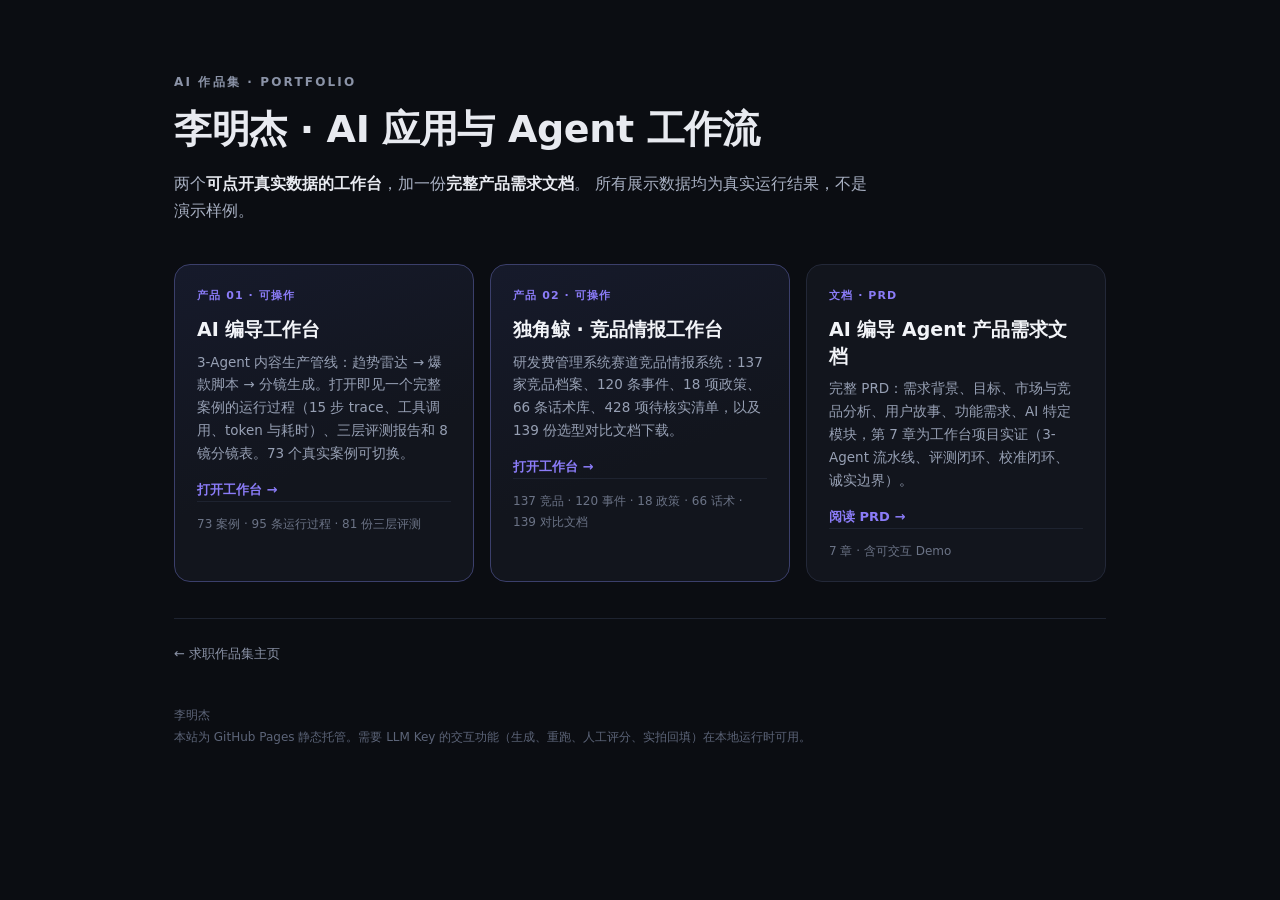
<file: index.html>
<!doctype html>
<html lang="zh-CN">
  <head>
    <meta charset="UTF-8" />
    <meta name="viewport" content="width=device-width, initial-scale=1.0" />
    <title>李明杰 · AI 作品集（AI 编导工作台 · 竞品情报工作台 · PRD）</title>
    <meta name="description" content="李明杰的 AI 作品集：AI 编导 Agent 工作台、独角鲸竞品情报工作台、AI 编导 Agent 产品需求文档。" />
    <style>
      * { box-sizing: border-box; }
      html, body { margin: 0; padding: 0; }
      body {
        font-family: system-ui, -apple-system, "PingFang SC", "Microsoft YaHei", "Segoe UI", sans-serif;
        background: #0b0d12;
        color: #e8eaf0;
        line-height: 1.7;
        -webkit-font-smoothing: antialiased;
      }
      .wrap { max-width: 980px; margin: 0 auto; padding: 72px 24px 96px; }
      .kicker { font-size: 12px; letter-spacing: .18em; color: #8b93a7; text-transform: uppercase; font-weight: 700; }
      h1 { font-size: 38px; line-height: 1.25; margin: 14px 0 12px; letter-spacing: -.01em; }
      .sub { color: #a8b0c2; font-size: 16px; max-width: 700px; }
      .sub b { color: #e8eaf0; }

      .cards { display: grid; grid-template-columns: repeat(auto-fit, minmax(280px, 1fr)); gap: 16px; margin: 40px 0 28px; }
      .card {
        display: block; text-decoration: none;
        border: 1px solid #232838; border-radius: 16px; background: #12151d;
        padding: 22px 22px 20px; transition: border-color .15s, transform .15s;
      }
      .card:hover { border-color: #6c5ce7; transform: translateY(-2px); }
      .card .tag { font-size: 11px; letter-spacing: .1em; color: #8b7cf8; font-weight: 700; text-transform: uppercase; }
      .card h2 { font-size: 19px; margin: 10px 0 8px; color: #f2f4f8; line-height: 1.4; }
      .card p { font-size: 13.5px; color: #97a0b4; margin: 0 0 14px; line-height: 1.7; }
      .card .meta { font-size: 12px; color: #6b7386; border-top: 1px solid #1e2330; padding-top: 12px; }
      .card .go { font-size: 13px; color: #8b7cf8; font-weight: 600; margin-top: 10px; }
      .card.primary { border-color: #3b3f6b; background: linear-gradient(160deg, #161a2b 0%, #12151d 60%); }

      .links { margin-top: 36px; padding-top: 24px; border-top: 1px solid #1e2330; font-size: 13px; color: #6b7386; }
      .links a { color: #8b93a7; text-decoration: none; margin-right: 20px; }
      .links a:hover { color: #a8b0c2; text-decoration: underline; }
      footer { margin-top: 40px; color: #5c6478; font-size: 12px; line-height: 1.8; }
    </style>
  </head>
  <body>
    <div class="wrap">
      <div class="kicker">AI 作品集 · Portfolio</div>
      <h1>李明杰 · AI 应用与 Agent 工作流</h1>
      <p class="sub">
        两个<b>可点开真实数据的工作台</b>，加一份<b>完整产品需求文档</b>。
        所有展示数据均为真实运行结果，不是演示样例。
      </p>

      <div class="cards">
        <a class="card primary" href="./workbench-app/">
          <div class="tag">产品 01 · 可操作</div>
          <h2>AI 编导工作台</h2>
          <p>3-Agent 内容生产管线：趋势雷达 → 爆款脚本 → 分镜生成。打开即见一个完整案例的运行过程（15 步 trace、工具调用、token 与耗时）、三层评测报告和 8 镜分镜表。73 个真实案例可切换。</p>
          <div class="go">打开工作台 →</div>
          <div class="meta">73 案例 · 95 条运行过程 · 81 份三层评测</div>
        </a>

        <a class="card primary" href="./workbench/">
          <div class="tag">产品 02 · 可操作</div>
          <h2>独角鲸 · 竞品情报工作台</h2>
          <p>研发费管理系统赛道竞品情报系统：137 家竞品档案、120 条事件、18 项政策、66 条话术库、428 项待核实清单，以及 139 份选型对比文档下载。</p>
          <div class="go">打开工作台 →</div>
          <div class="meta">137 竞品 · 120 事件 · 18 政策 · 66 话术 · 139 对比文档</div>
        </a>

        <a class="card" href="./director/">
          <div class="tag">文档 · PRD</div>
          <h2>AI 编导 Agent 产品需求文档</h2>
          <p>完整 PRD：需求背景、目标、市场与竞品分析、用户故事、功能需求、AI 特定模块，第 7 章为工作台项目实证（3-Agent 流水线、评测闭环、校准闭环、诚实边界）。</p>
          <div class="go">阅读 PRD →</div>
          <div class="meta">7 章 · 含可交互 Demo</div>
        </a>
      </div>

      <div class="links">
        <a href="https://wynn-lim.github.io/limmingjie-ai-pm/">← 求职作品集主页</a>
      </div>

      <footer>
        李明杰<br />
        本站为 GitHub Pages 静态托管。需要 LLM Key 的交互功能（生成、重跑、人工评分、实拍回填）在本地运行时可用。
      </footer>
    </div>
  </body>
</html>
</file>
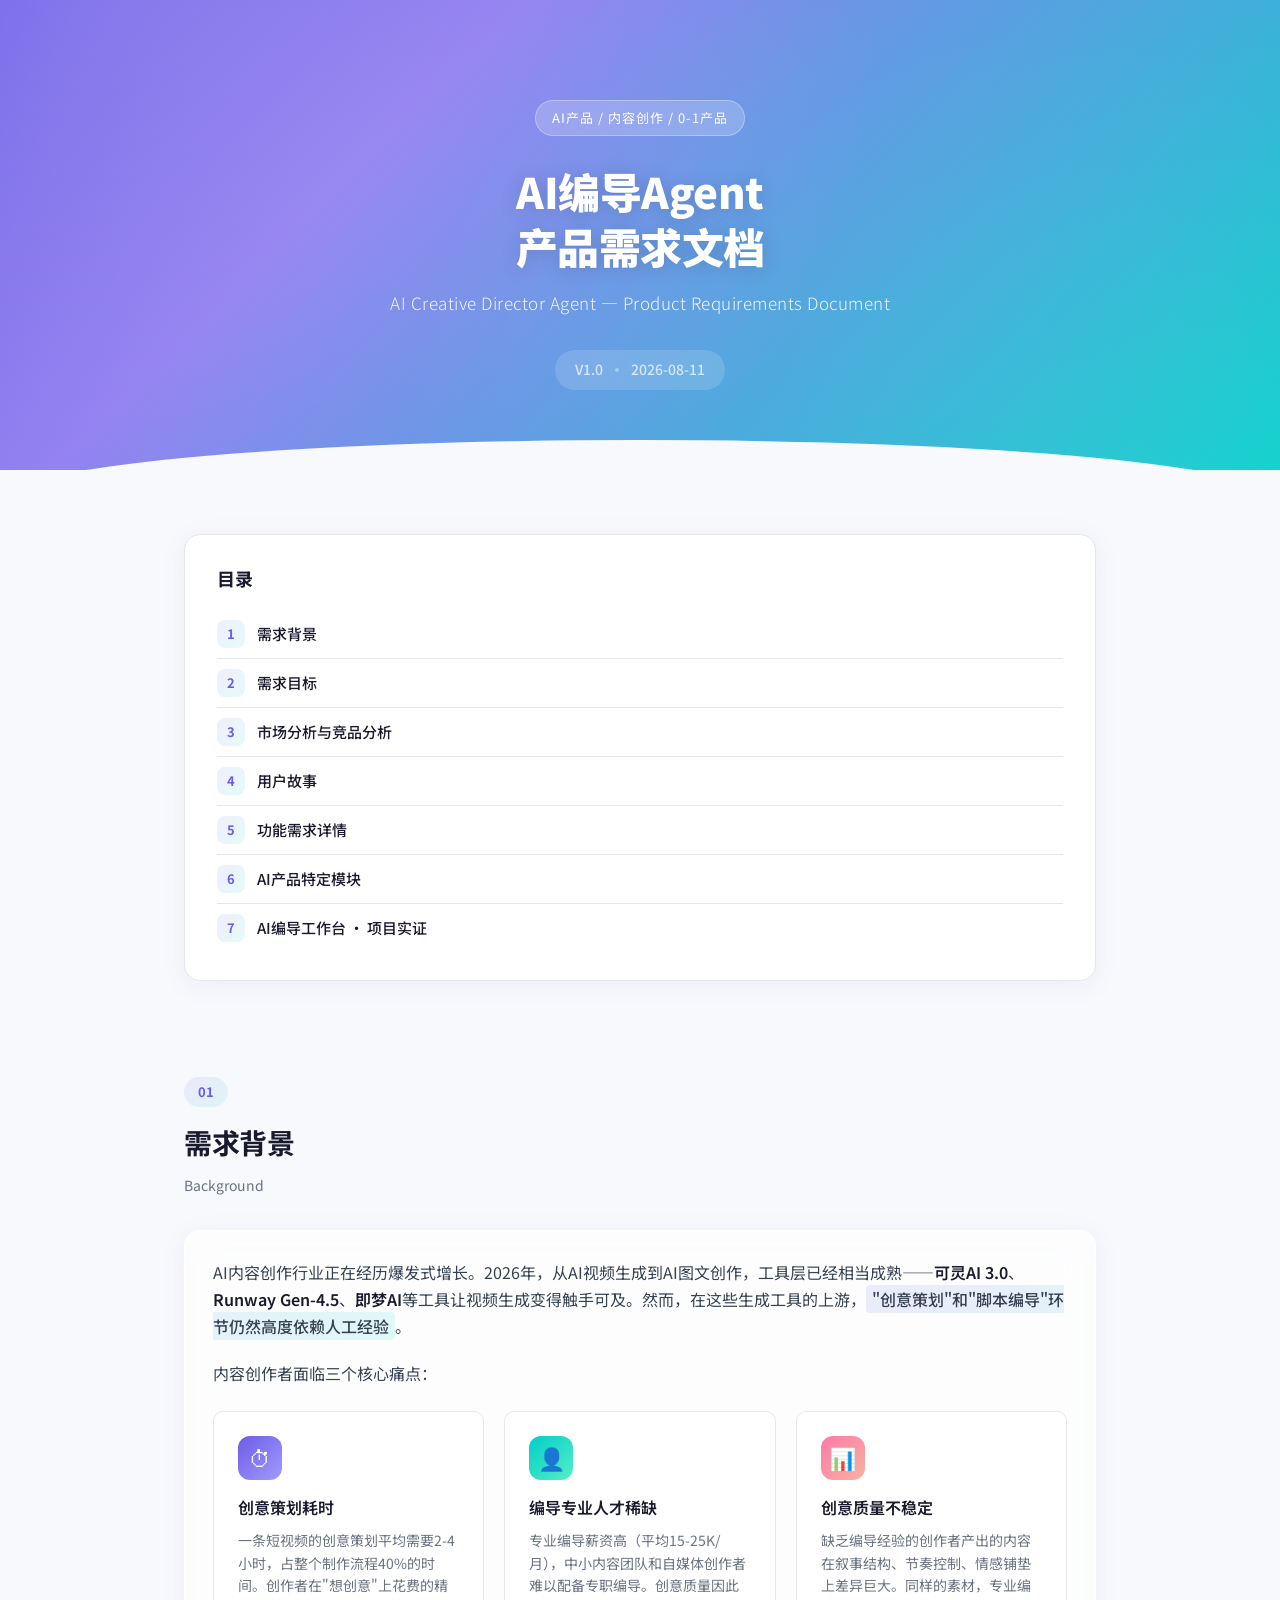
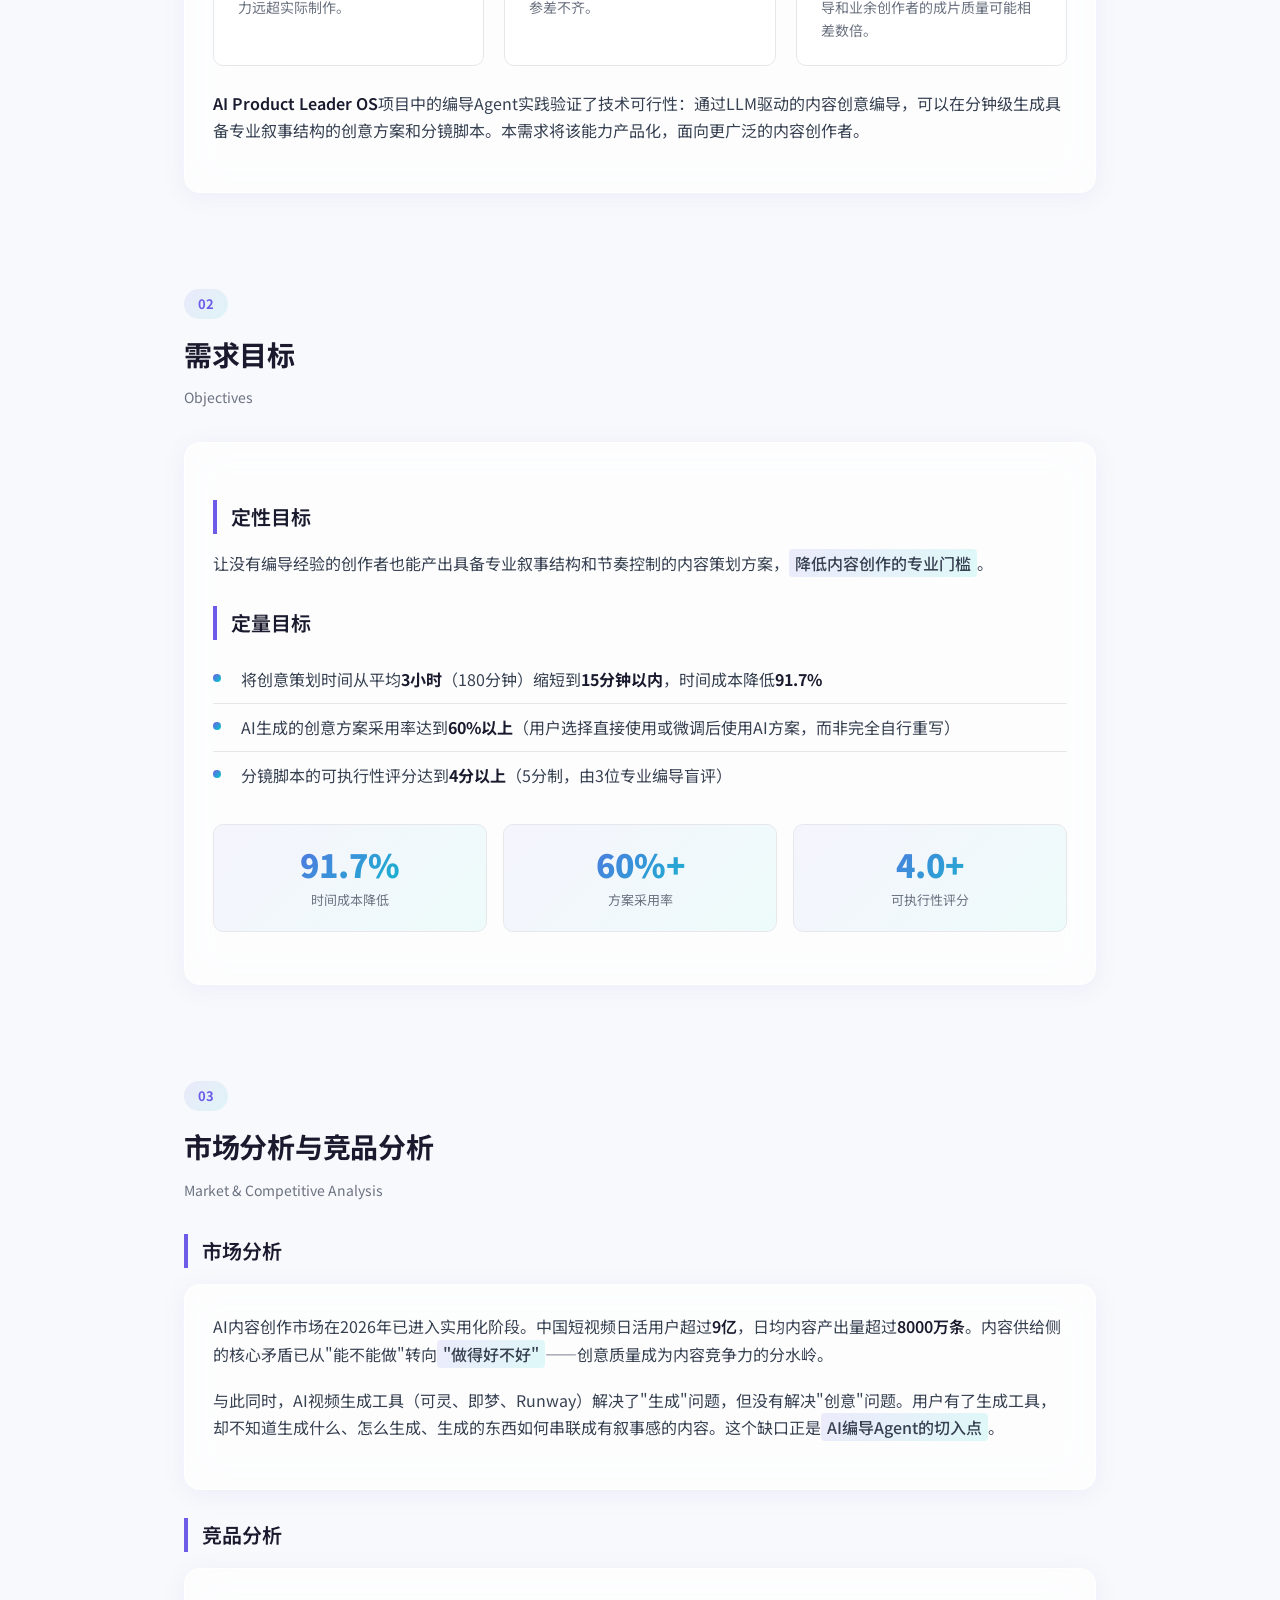
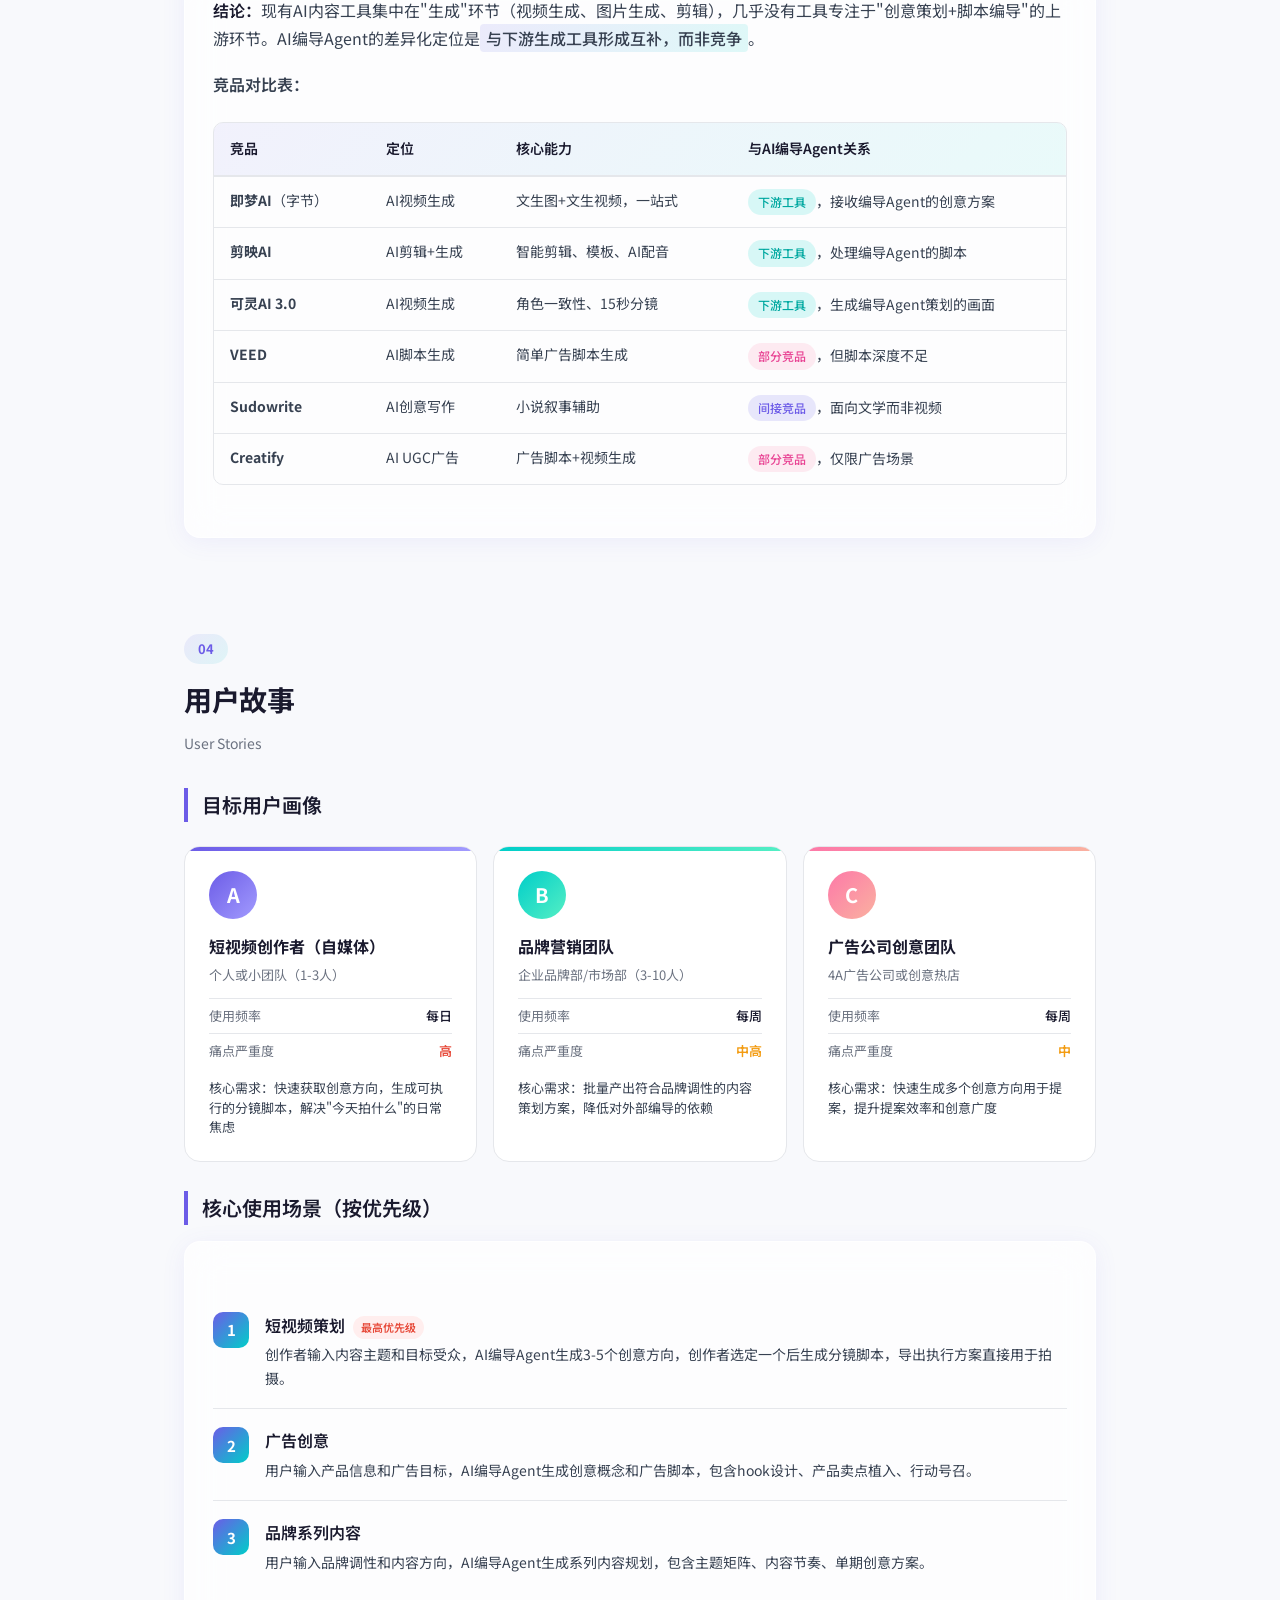
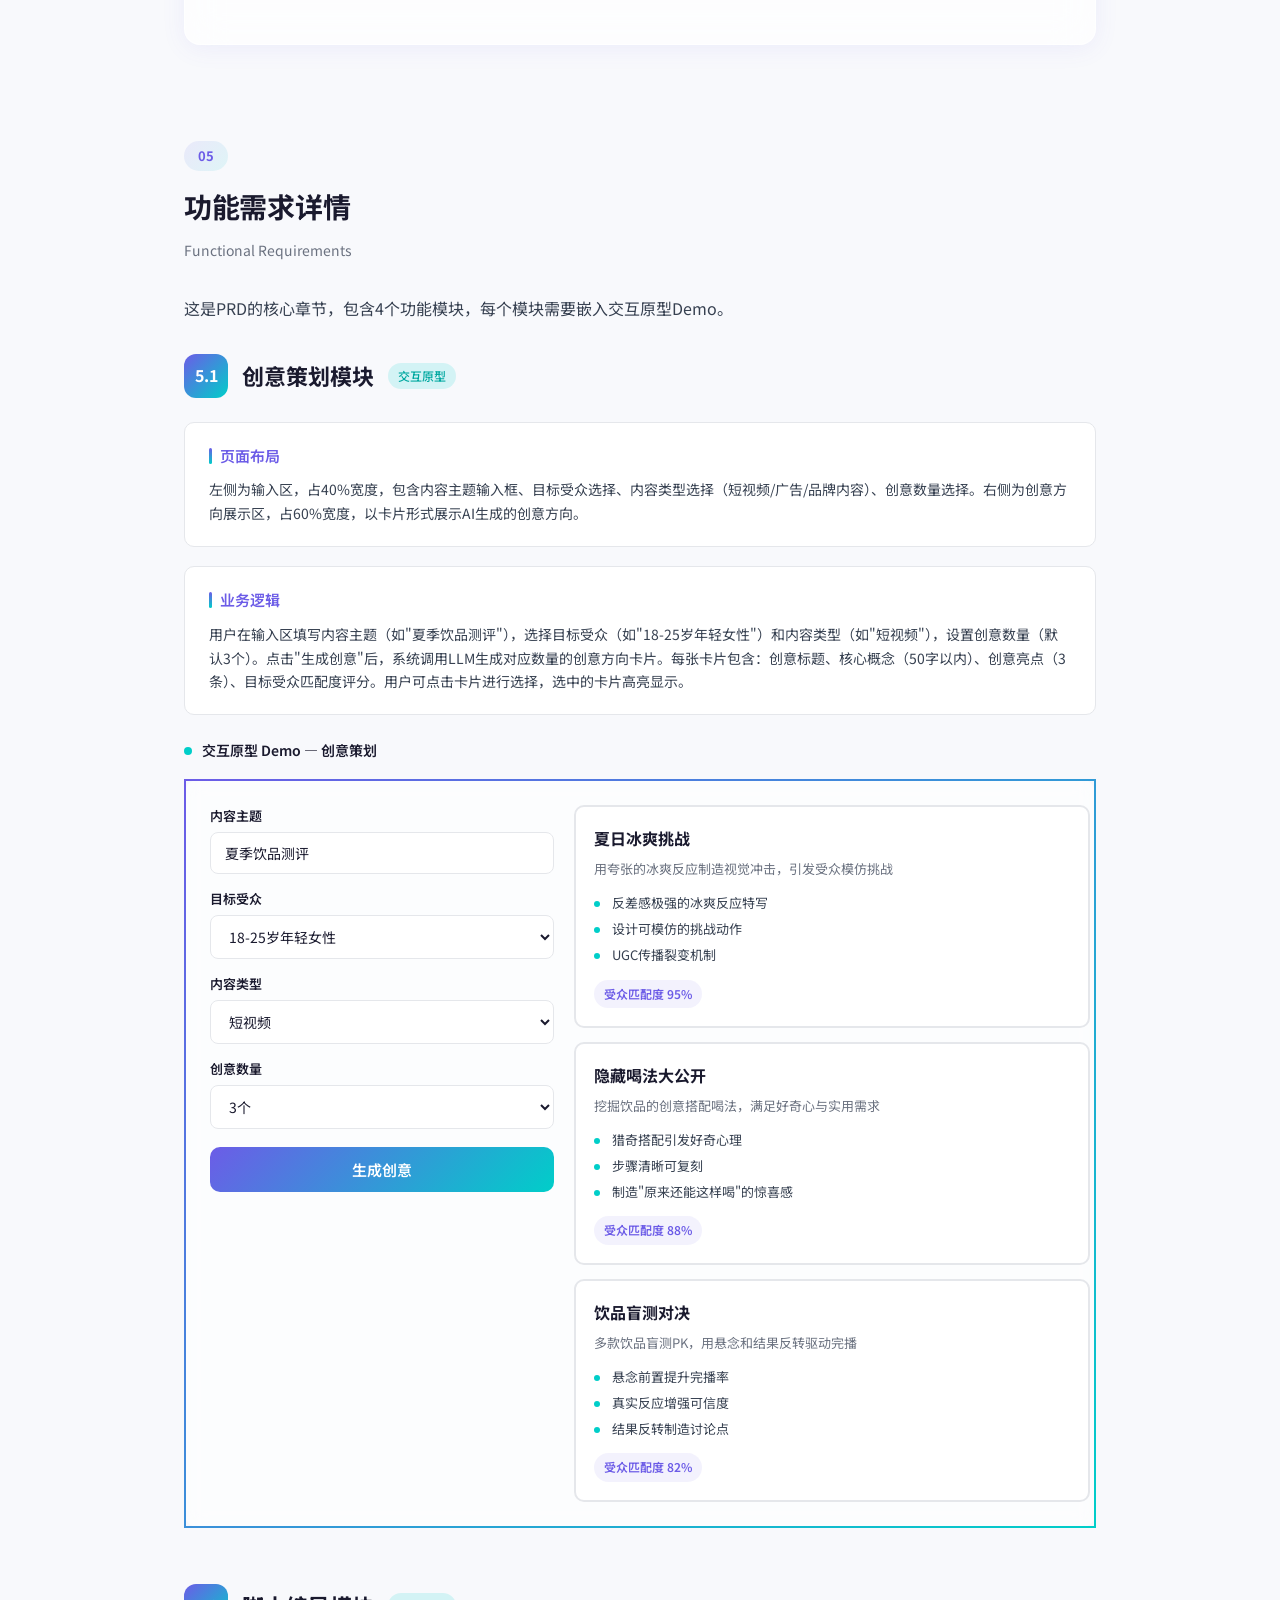
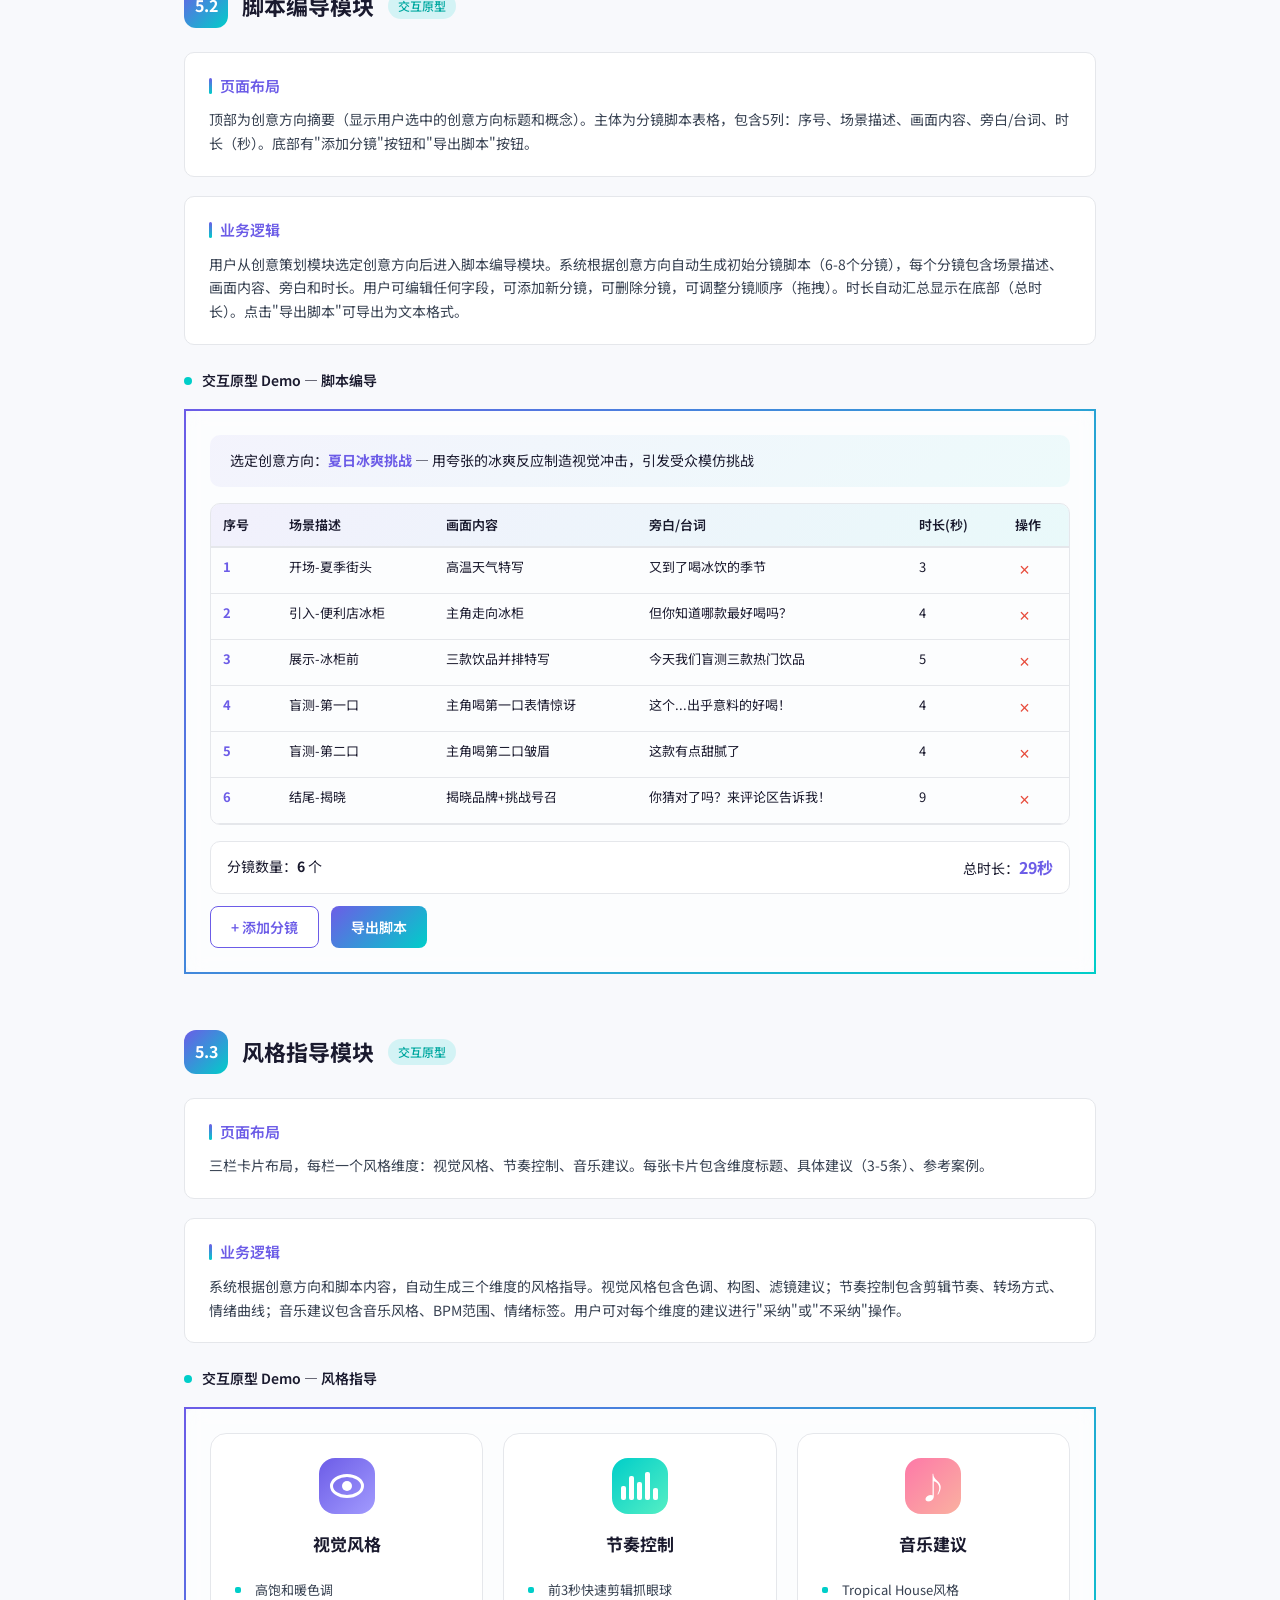
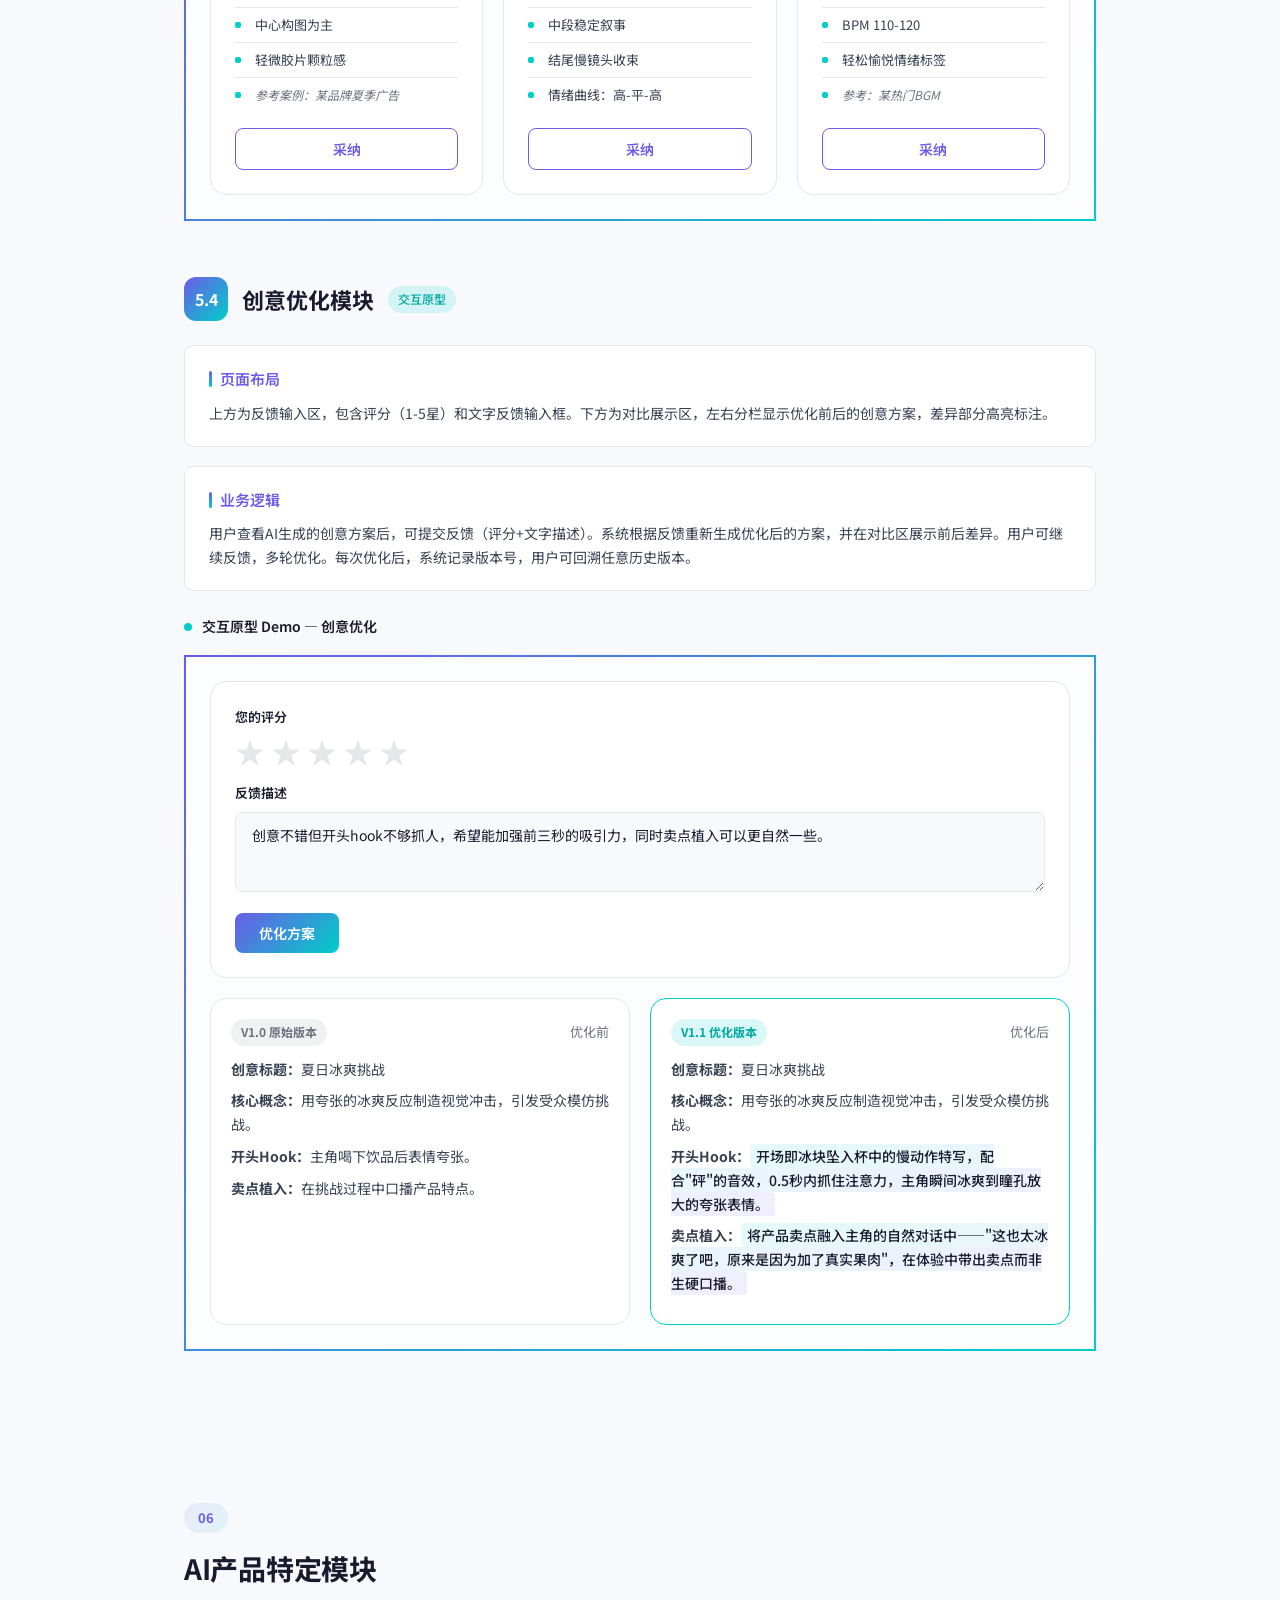
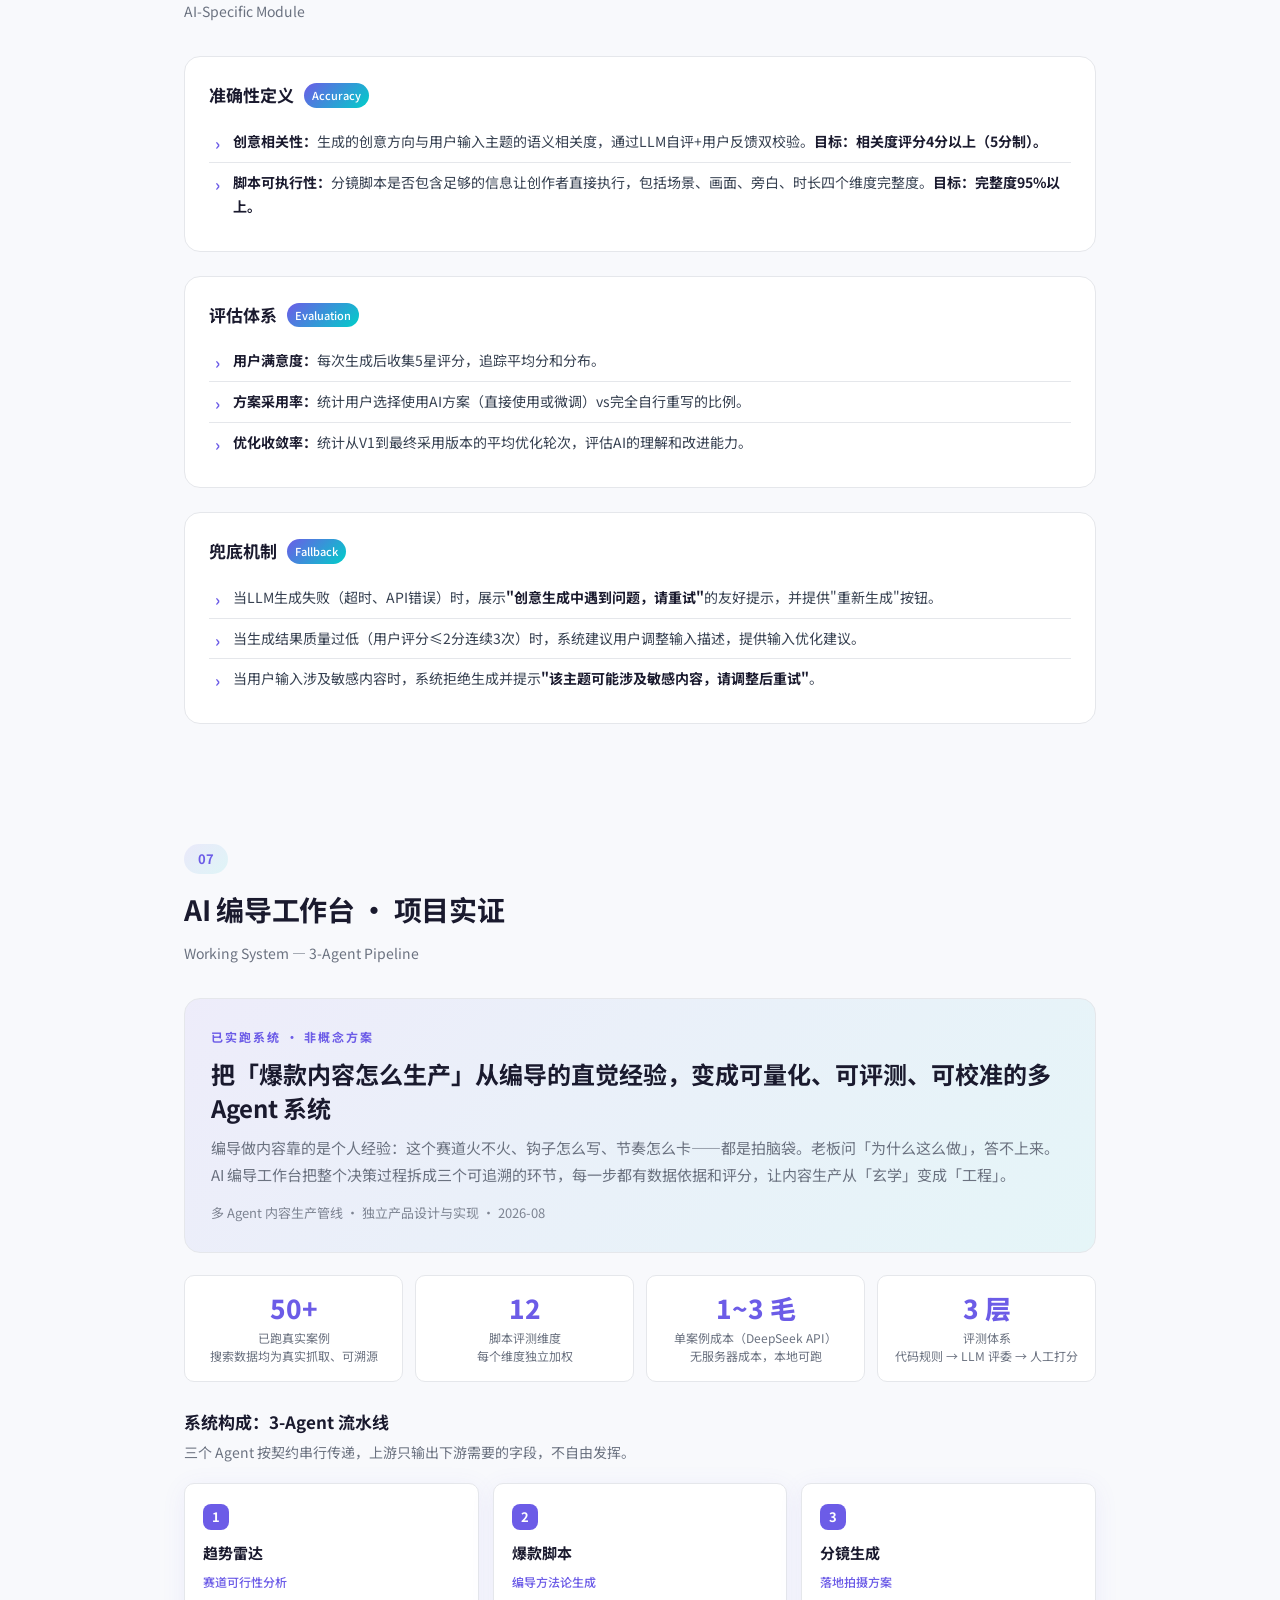
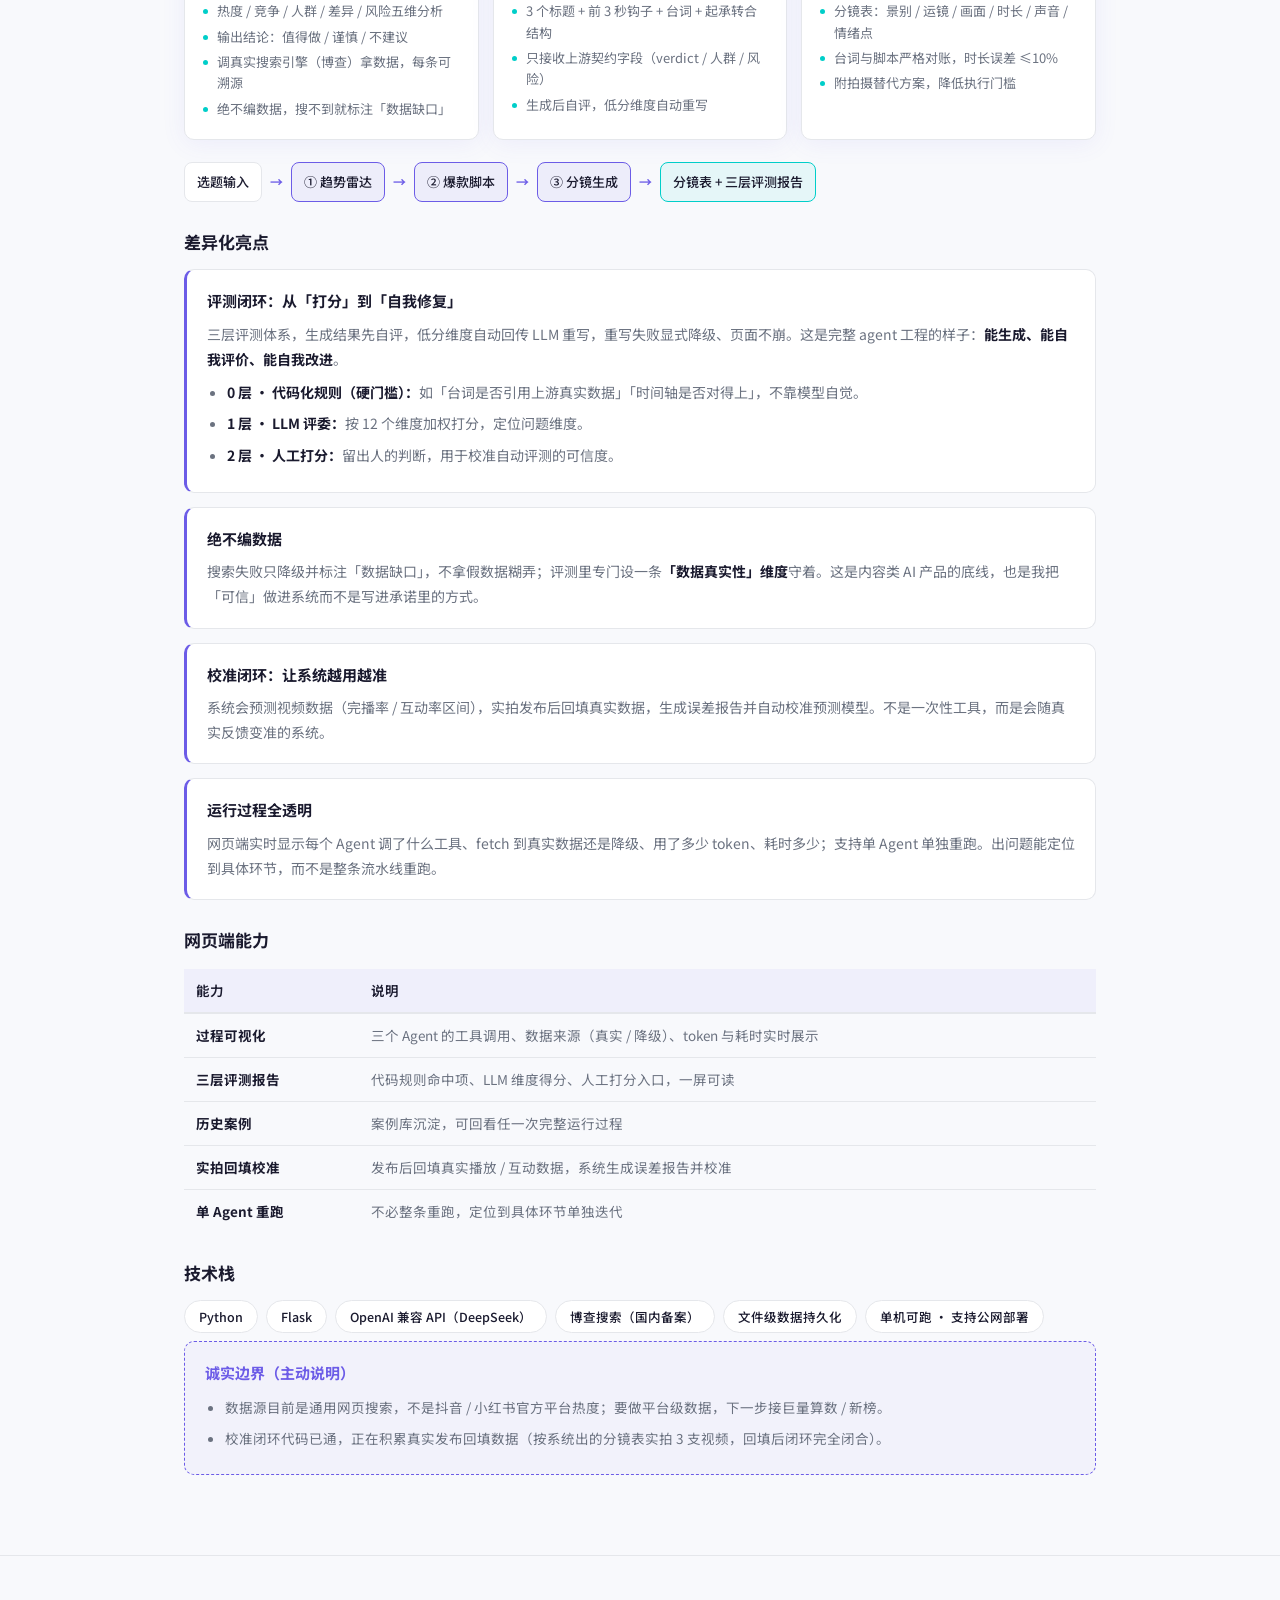
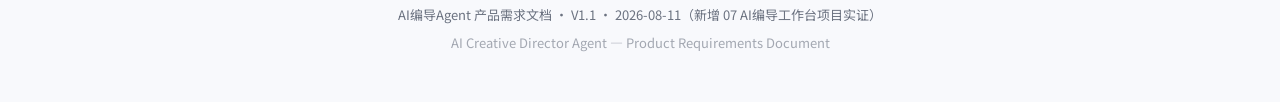
<file: director/index.html>
<!DOCTYPE html>
<html lang="zh-CN">
<head>
<meta charset="UTF-8">
<meta name="viewport" content="width=device-width, initial-scale=1.0">
<title>AI编导Agent 产品需求文档</title>
<!-- 加载 Noto Sans SC 字体 -->
<link rel="preconnect" href="https://fonts.googleapis.com">
<link rel="preconnect" href="https://fonts.gstatic.com" crossorigin>
<link href="https://fonts.googleapis.com/css2?family=Noto+Sans+SC:wght@300;400;500;700;900&display=swap" rel="stylesheet">
<style>
/* ===== CSS 变量定义 ===== */
:root{
  --bg: #f8f9fc;
  --bg2: #ffffff;
  --ink: #1a1a2e;
  --muted: #6b7280;
  --rule: #e5e7eb;
  --accent: #6c5ce7;
  --accent2: #00cec9;
  --shadow: 0 4px 24px rgba(108,92,231,0.08);
  --shadow-lg: 0 12px 40px rgba(108,92,231,0.12);
  --radius: 16px;
  --radius-sm: 10px;
}

/* ===== 全局重置 ===== */
*{margin:0;padding:0;box-sizing:border-box;}
html{scroll-behavior:smooth;}
body{
  font-family:'Noto Sans SC', -apple-system, BlinkMacSystemFont, sans-serif;
  background:var(--bg);
  color:var(--ink);
  font-size:16px;
  line-height:1.7;
  -webkit-font-smoothing:antialiased;
}

/* ===== 页面容器 ===== */
.wrap{
  max-width:960px;
  margin:0 auto;
  padding:0 24px;
}

/* ===== 封面区 ===== */
.cover{
  position:relative;
  overflow:hidden;
  padding:100px 24px 80px;
  text-align:center;
  color:#fff;
  background:linear-gradient(135deg, #6c5ce7 0%, #8e7cf0 30%, #00cec9 100%);
}
.cover::before{
  content:'';
  position:absolute;
  top:-50%;left:-50%;
  width:200%;height:200%;
  background:radial-gradient(circle at 30% 20%, rgba(255,255,255,0.15) 0%, transparent 40%),
             radial-gradient(circle at 70% 80%, rgba(255,255,255,0.1) 0%, transparent 40%);
  pointer-events:none;
}
.cover::after{
  content:'';
  position:absolute;
  bottom:0;left:0;right:0;
  height:60px;
  background:var(--bg);
  border-radius:50% 50% 0 0 / 100% 100% 0 0;
  transform:translateY(30px);
}
.cover-inner{position:relative;z-index:2;max-width:700px;margin:0 auto;}
.cover-tag{
  display:inline-block;
  padding:6px 16px;
  background:rgba(255,255,255,0.2);
  backdrop-filter:blur(10px);
  -webkit-backdrop-filter:blur(10px);
  border:1px solid rgba(255,255,255,0.3);
  border-radius:50px;
  font-size:13px;
  letter-spacing:1px;
  margin-bottom:28px;
}
.cover h1{
  font-size:42px;
  font-weight:900;
  line-height:1.3;
  margin-bottom:16px;
  letter-spacing:-0.5px;
  text-shadow:0 2px 20px rgba(0,0,0,0.15);
}
.cover .subtitle{
  font-size:17px;
  font-weight:300;
  opacity:0.9;
  margin-bottom:32px;
  letter-spacing:0.5px;
}
.cover .meta{
  display:inline-flex;
  align-items:center;
  gap:12px;
  padding:8px 20px;
  background:rgba(255,255,255,0.15);
  backdrop-filter:blur(10px);
  -webkit-backdrop-filter:blur(10px);
  border-radius:50px;
  font-size:14px;
  font-weight:500;
}
.cover .meta span{opacity:0.7;}
.cover .meta .dot{width:4px;height:4px;border-radius:50%;background:rgba(255,255,255,0.5);}

/* ===== 通用章节 ===== */
.section{
  padding:3rem 0;
}
.section-head{
  margin-bottom:2rem;
}
.section-num{
  display:inline-block;
  font-size:13px;
  font-weight:700;
  color:var(--accent);
  background:linear-gradient(135deg, rgba(108,92,231,0.1), rgba(0,206,201,0.1));
  padding:4px 14px;
  border-radius:50px;
  margin-bottom:12px;
}
.section-head h2{
  font-size:28px;
  font-weight:700;
  color:var(--ink);
  margin-bottom:8px;
  letter-spacing:-0.3px;
}
.section-head .en{
  font-size:14px;
  color:var(--muted);
  font-weight:400;
}

/* ===== 玻璃卡片 ===== */
.card{
  background:var(--bg2);
  border:1px solid var(--rule);
  border-radius:var(--radius);
  padding:28px;
  box-shadow:var(--shadow);
}
.card-glass{
  background:rgba(255,255,255,0.7);
  backdrop-filter:blur(20px);
  -webkit-backdrop-filter:blur(20px);
  border:1px solid rgba(255,255,255,0.6);
  border-radius:var(--radius);
  padding:28px;
  box-shadow:var(--shadow);
}

/* ===== 正文段落 ===== */
.para{
  margin-bottom:1.2rem;
  color:#374151;
}
.para strong{color:var(--ink);font-weight:600;}
.para .hl{
  background:linear-gradient(120deg, rgba(108,92,231,0.12), rgba(0,206,201,0.12));
  padding:2px 6px;
  border-radius:4px;
  font-weight:500;
}

/* ===== 子标题 ===== */
h3.sub{
  font-size:20px;
  font-weight:600;
  color:var(--ink);
  margin:1.8rem 0 1rem;
  padding-left:14px;
  border-left:4px solid var(--accent);
}
h4.sub-sub{
  font-size:17px;
  font-weight:600;
  color:var(--ink);
  margin:1.4rem 0 0.8rem;
}

/* ===== 痛点卡片 ===== */
.pain-grid{
  display:grid;
  grid-template-columns:repeat(3,1fr);
  gap:20px;
  margin:1.5rem 0;
}
.pain-item{
  background:var(--bg2);
  border:1px solid var(--rule);
  border-radius:var(--radius-sm);
  padding:24px;
  transition:transform 0.2s, box-shadow 0.2s;
}
.pain-item:hover{
  transform:translateY(-3px);
  box-shadow:var(--shadow-lg);
}
.pain-item .icon{
  width:44px;height:44px;
  border-radius:12px;
  display:flex;align-items:center;justify-content:center;
  font-size:22px;
  margin-bottom:14px;
}
.pain-item .icon.c1{background:linear-gradient(135deg,#6c5ce7,#a29bfe);color:#fff;}
.pain-item .icon.c2{background:linear-gradient(135deg,#00cec9,#55efc4);color:#fff;}
.pain-item .icon.c3{background:linear-gradient(135deg,#fd79a8,#fab1a0);color:#fff;}
.pain-item h5{font-size:16px;font-weight:600;margin-bottom:8px;}
.pain-item p{font-size:14px;color:var(--muted);line-height:1.6;}

/* ===== 目标列表 ===== */
.goal-list{
  list-style:none;
  margin:1rem 0;
}
.goal-list li{
  position:relative;
  padding:10px 0 10px 28px;
  color:#374151;
  border-bottom:1px solid var(--rule);
}
.goal-list li:last-child{border-bottom:none;}
.goal-list li::before{
  content:'';
  position:absolute;
  left:0;top:18px;
  width:8px;height:8px;
  border-radius:50%;
  background:linear-gradient(135deg,var(--accent),var(--accent2));
}
.goal-list li strong{color:var(--ink);}

/* ===== 指标卡 ===== */
.metric-grid{
  display:grid;
  grid-template-columns:repeat(3,1fr);
  gap:16px;
  margin:1.5rem 0;
}
.metric{
  background:linear-gradient(135deg, rgba(108,92,231,0.06), rgba(0,206,201,0.06));
  border:1px solid var(--rule);
  border-radius:var(--radius-sm);
  padding:20px;
  text-align:center;
}
.metric .num{
  font-size:32px;
  font-weight:900;
  background:linear-gradient(135deg,var(--accent),var(--accent2));
  -webkit-background-clip:text;
  background-clip:text;
  -webkit-text-fill-color:transparent;
  line-height:1.2;
}
.metric .label{font-size:13px;color:var(--muted);margin-top:6px;}

/* ===== 表格 ===== */
.table-wrap{
  overflow-x:auto;
  margin:1.5rem 0;
  border-radius:var(--radius-sm);
  border:1px solid var(--rule);
  -webkit-overflow-scrolling:touch;
}
table.cmp{
  width:100%;
  border-collapse:collapse;
  font-size:14px;
  min-width:640px;
}
table.cmp thead{
  background:linear-gradient(135deg, rgba(108,92,231,0.08), rgba(0,206,201,0.08));
}
table.cmp th{
  padding:14px 16px;
  text-align:left;
  font-weight:600;
  color:var(--ink);
  white-space:nowrap;
  border-bottom:2px solid var(--rule);
}
table.cmp td{
  padding:12px 16px;
  color:#374151;
  border-bottom:1px solid var(--rule);
  vertical-align:top;
}
table.cmp tbody tr:hover{background:rgba(108,92,231,0.03);}
table.cmp tbody tr:last-child td{border-bottom:none;}
.badge{
  display:inline-block;
  padding:3px 10px;
  border-radius:50px;
  font-size:12px;
  font-weight:500;
}
.badge.down{background:rgba(0,206,201,0.15);color:#00a8a0;}
.badge.partial{background:rgba(253,121,168,0.15);color:#e84393;}
.badge.indirect{background:rgba(108,92,231,0.15);color:#6c5ce7;}

/* ===== 用户画像卡片 ===== */
.user-grid{
  display:grid;
  grid-template-columns:repeat(3,1fr);
  gap:16px;
  margin:1.5rem 0;
}
.user-card{
  background:var(--bg2);
  border:1px solid var(--rule);
  border-radius:var(--radius);
  padding:24px;
  position:relative;
  overflow:hidden;
}
.user-card::before{
  content:'';
  position:absolute;
  top:0;left:0;right:0;
  height:4px;
}
.user-card.u1::before{background:linear-gradient(90deg,#6c5ce7,#a29bfe);}
.user-card.u2::before{background:linear-gradient(90deg,#00cec9,#55efc4);}
.user-card.u3::before{background:linear-gradient(90deg,#fd79a8,#fab1a0);}
.user-card .avatar{
  width:48px;height:48px;
  border-radius:50%;
  display:flex;align-items:center;justify-content:center;
  font-size:20px;font-weight:700;color:#fff;
  margin-bottom:14px;
}
.user-card.u1 .avatar{background:linear-gradient(135deg,#6c5ce7,#a29bfe);}
.user-card.u2 .avatar{background:linear-gradient(135deg,#00cec9,#55efc4);}
.user-card.u3 .avatar{background:linear-gradient(135deg,#fd79a8,#fab1a0);}
.user-card h5{font-size:16px;font-weight:700;margin-bottom:4px;}
.user-card .role{font-size:13px;color:var(--muted);margin-bottom:12px;}
.user-card .info-row{
  display:flex;justify-content:space-between;
  font-size:13px;padding:6px 0;
  border-top:1px solid var(--rule);
}
.user-card .info-row span:first-child{color:var(--muted);}
.user-card .info-row span:last-child{font-weight:500;}
.user-card .need{font-size:13px;color:#374151;margin-top:10px;line-height:1.5;}

/* ===== 场景列表 ===== */
.scene-list{margin:1.5rem 0;}
.scene-item{
  display:flex;
  gap:16px;
  padding:18px 0;
  border-bottom:1px solid var(--rule);
}
.scene-item:last-child{border-bottom:none;}
.scene-num{
  flex-shrink:0;
  width:36px;height:36px;
  border-radius:10px;
  background:linear-gradient(135deg,var(--accent),var(--accent2));
  color:#fff;
  display:flex;align-items:center;justify-content:center;
  font-weight:700;font-size:15px;
}
.scene-item .priority{
  display:inline-block;
  font-size:11px;
  padding:2px 8px;
  border-radius:50px;
  margin-left:8px;
  vertical-align:middle;
}
.scene-item .priority.high{background:#fee;color:#e74c3c;}
.scene-item .priority.mid{background:#fef9e7;color:#f39c12;}
.scene-body h5{font-size:16px;font-weight:600;margin-bottom:4px;}
.scene-body p{font-size:14px;color:#374151;}

/* ===== 功能模块标题 ===== */
.module{
  margin-bottom:3.5rem;
}
.module-head{
  display:flex;
  align-items:center;
  gap:14px;
  margin-bottom:1.5rem;
}
.module-head .m-num{
  width:44px;height:44px;
  border-radius:12px;
  background:linear-gradient(135deg,var(--accent),var(--accent2));
  color:#fff;
  display:flex;align-items:center;justify-content:center;
  font-weight:700;font-size:16px;
  flex-shrink:0;
}
.module-head h3{font-size:22px;font-weight:700;}
.module-head .tag{
  font-size:12px;
  padding:3px 10px;
  border-radius:50px;
  background:rgba(0,206,201,0.15);
  color:#00a8a0;
  font-weight:500;
}

/* 布局/逻辑说明块 */
.spec-block{
  background:var(--bg2);
  border:1px solid var(--rule);
  border-radius:var(--radius-sm);
  padding:20px 24px;
  margin-bottom:1.2rem;
}
.spec-block h4{
  font-size:15px;font-weight:600;
  color:var(--accent);
  margin-bottom:10px;
  display:flex;align-items:center;gap:8px;
}
.spec-block h4::before{
  content:'';width:3px;height:16px;border-radius:2px;
  background:linear-gradient(180deg,var(--accent),var(--accent2));
}
.spec-block p{font-size:14px;color:#374151;line-height:1.7;}

/* ===== 原型 Demo 容器 ===== */
.demo-label{
  display:flex;align-items:center;gap:10px;
  margin:1.5rem 0 1rem;
  font-size:14px;font-weight:600;
  color:var(--ink);
}
.demo-label .pulse{
  width:8px;height:8px;border-radius:50%;
  background:var(--accent2);
  animation:pulse 2s infinite;
}
@keyframes pulse{
  0%,100%{opacity:1;box-shadow:0 0 0 0 rgba(0,206,201,0.4);}
  50%{opacity:0.7;box-shadow:0 0 0 8px rgba(0,206,201,0);}
}
.demo-frame{
  border:2px dashed transparent;
  border-image:linear-gradient(135deg,var(--accent),var(--accent2)) 1;
  border-radius:var(--radius);
  padding:24px;
  background:rgba(255,255,255,0.6);
  backdrop-filter:blur(10px);
  -webkit-backdrop-filter:blur(10px);
  position:relative;
}

/* ===== Demo1: 创意策划 ===== */
.d1-layout{
  display:grid;
  grid-template-columns:40% 60%;
  gap:20px;
}
.d1-input{display:flex;flex-direction:column;gap:14px;}
.d1-input label{font-size:13px;font-weight:600;color:var(--ink);display:block;margin-bottom:5px;}
.d1-input input,.d1-input select{
  width:100%;
  padding:10px 14px;
  border:1px solid var(--rule);
  border-radius:8px;
  font-size:14px;
  font-family:inherit;
  background:var(--bg2);
  color:var(--ink);
  transition:border-color 0.2s;
}
.d1-input input:focus,.d1-input select:focus{
  outline:none;
  border-color:var(--accent);
  box-shadow:0 0 0 3px rgba(108,92,231,0.1);
}
.d1-gen-btn{
  margin-top:4px;
  padding:12px;
  border:none;
  border-radius:10px;
  background:linear-gradient(135deg,var(--accent),var(--accent2));
  color:#fff;
  font-size:15px;font-weight:600;
  cursor:pointer;
  font-family:inherit;
  transition:transform 0.15s, box-shadow 0.15s;
}
.d1-gen-btn:hover{transform:translateY(-1px);box-shadow:0 6px 20px rgba(108,92,231,0.3);}
.d1-gen-btn:active{transform:translateY(0);}
.d1-cards{display:flex;flex-direction:column;gap:14px;}
.d1-card{
  background:var(--bg2);
  border:2px solid var(--rule);
  border-radius:var(--radius-sm);
  padding:18px;
  cursor:pointer;
  transition:all 0.2s;
}
.d1-card:hover{border-color:rgba(108,92,231,0.4);box-shadow:var(--shadow);}
.d1-card.selected{
  border-color:var(--accent);
  background:linear-gradient(135deg, rgba(108,92,231,0.04), rgba(0,206,201,0.04));
  box-shadow:0 0 0 3px rgba(108,92,231,0.1);
}
.d1-card .c-title{font-size:16px;font-weight:700;color:var(--ink);margin-bottom:6px;}
.d1-card .c-concept{font-size:13px;color:var(--muted);margin-bottom:10px;}
.d1-card .c-points{list-style:none;margin-bottom:10px;}
.d1-card .c-points li{
  font-size:13px;color:#374151;
  padding:2px 0 2px 18px;
  position:relative;
}
.d1-card .c-points li::before{
  content:'';position:absolute;left:0;top:11px;
  width:6px;height:6px;border-radius:50%;
  background:var(--accent2);
}
.d1-card .c-score{
  display:inline-flex;align-items:center;gap:6px;
  font-size:12px;font-weight:600;
  color:var(--accent);
  background:rgba(108,92,231,0.08);
  padding:4px 10px;border-radius:50px;
}
.d1-loading{
  text-align:center;padding:40px;
  color:var(--muted);font-size:14px;
}
.d1-loading .spinner{
  width:36px;height:36px;
  border:3px solid var(--rule);
  border-top-color:var(--accent);
  border-radius:50%;
  animation:spin 0.8s linear infinite;
  margin:0 auto 12px;
}
@keyframes spin{to{transform:rotate(360deg);}}
.d1-next{
  margin-top:16px;
  padding:12px;
  border:none;
  border-radius:10px;
  background:var(--ink);
  color:#fff;
  font-size:14px;font-weight:600;
  cursor:pointer;
  font-family:inherit;
  display:none;
  width:100%;
  transition:background 0.2s;
}
.d1-next:hover{background:#2d2d44;}
.d1-next.show{display:block;animation:fadeIn 0.3s;}
@keyframes fadeIn{from{opacity:0;transform:translateY(8px);}to{opacity:1;transform:translateY(0);}}

/* ===== Demo2: 脚本编导 ===== */
.d2-summary{
  background:linear-gradient(135deg, rgba(108,92,231,0.06), rgba(0,206,201,0.06));
  border-radius:var(--radius-sm);
  padding:14px 20px;
  margin-bottom:16px;
  font-size:14px;
}
.d2-summary strong{color:var(--accent);}
.table-wrap.d2{margin:0 0 16px;}
table.storyboard{
  width:100%;
  border-collapse:collapse;
  font-size:13px;
  min-width:680px;
}
table.storyboard thead{background:linear-gradient(135deg, rgba(108,92,231,0.08), rgba(0,206,201,0.08));}
table.storyboard th{
  padding:10px 12px;text-align:left;font-weight:600;
  color:var(--ink);white-space:nowrap;border-bottom:2px solid var(--rule);
}
table.storyboard td{
  padding:8px 12px;border-bottom:1px solid var(--rule);vertical-align:top;
}
table.storyboard td[contenteditable]{
  cursor:text;
  border-radius:4px;
  transition:background 0.15s;
}
table.storyboard td[contenteditable]:focus{
  outline:2px solid var(--accent);
  background:rgba(108,92,231,0.04);
}
table.storyboard td .seq{font-weight:700;color:var(--accent);}
.d2-del{
  background:none;border:none;cursor:pointer;
  color:#e74c3c;font-size:18px;padding:4px;
  border-radius:6px;transition:background 0.15s;
}
.d2-del:hover{background:rgba(231,76,60,0.1);}
.d2-total{
  display:flex;justify-content:space-between;align-items:center;
  padding:12px 16px;
  background:var(--bg2);
  border:1px solid var(--rule);
  border-radius:var(--radius-sm);
  margin-bottom:12px;
  font-size:14px;
}
.d2-total .sum{font-weight:700;color:var(--accent);font-size:16px;}
.d2-actions{display:flex;gap:12px;}
.d2-btn{
  padding:10px 20px;border:none;border-radius:8px;
  font-size:14px;font-weight:600;cursor:pointer;font-family:inherit;
  transition:transform 0.15s;
}
.d2-btn.add{background:var(--bg2);border:1px solid var(--accent);color:var(--accent);}
.d2-btn.add:hover{background:rgba(108,92,231,0.05);}
.d2-btn.export{background:linear-gradient(135deg,var(--accent),var(--accent2));color:#fff;}
.d2-btn.export:hover{transform:translateY(-1px);box-shadow:0 6px 16px rgba(108,92,231,0.25);}
.d2-new-row{background:rgba(0,206,201,0.04);}

/* ===== Demo3: 风格指导 ===== */
.d3-grid{
  display:grid;
  grid-template-columns:repeat(3,1fr);
  gap:20px;
}
.d3-card{
  background:var(--bg2);
  border:1px solid var(--rule);
  border-radius:var(--radius);
  padding:24px;
  text-align:center;
  transition:box-shadow 0.2s;
}
.d3-card:hover{box-shadow:var(--shadow-lg);}
.d3-icon{
  width:56px;height:56px;
  border-radius:16px;
  margin:0 auto 16px;
  display:flex;align-items:center;justify-content:center;
  position:relative;
}
/* 视觉风格图标 - 眼睛 */
.d3-icon.eye{
  background:linear-gradient(135deg,#6c5ce7,#a29bfe);
}
.d3-icon.eye::after{
  content:'';width:28px;height:18px;
  border:3px solid #fff;border-radius:50%;
  position:relative;
}
.d3-icon.eye::before{
  content:'';width:10px;height:10px;
  background:#fff;border-radius:50%;
  position:absolute;z-index:2;
}
/* 节奏控制图标 - 波形 */
.d3-icon.wave{
  background:linear-gradient(135deg,#00cec9,#55efc4);
  display:flex;align-items:flex-end;justify-content:center;gap:3px;padding-bottom:14px;
}
.d3-icon.wave span{
  width:5px;background:#fff;border-radius:2px;
}
.d3-icon.wave span:nth-child(1){height:14px;}
.d3-icon.wave span:nth-child(2){height:24px;}
.d3-icon.wave span:nth-child(3){height:18px;}
.d3-icon.wave span:nth-child(4){height:28px;}
.d3-icon.wave span:nth-child(5){height:12px;}
/* 音乐图标 - 音符 */
.d3-icon.music{
  background:linear-gradient(135deg,#fd79a8,#fab1a0);
}
.d3-icon.music::after{
  content:'♪';font-size:30px;color:#fff;font-weight:700;line-height:1;
}
.d3-card h5{font-size:17px;font-weight:700;margin-bottom:14px;}
.d3-list{list-style:none;text-align:left;margin-bottom:16px;}
.d3-list li{
  font-size:13px;color:#374151;
  padding:6px 0 6px 20px;position:relative;
  border-bottom:1px solid var(--rule);
}
.d3-list li:last-child{border-bottom:none;}
.d3-list li::before{
  content:'';position:absolute;left:0;top:14px;
  width:6px;height:6px;border-radius:2px;
  background:var(--accent2);
}
.d3-list .ref{color:var(--muted);font-style:italic;font-size:12px;}
.d3-adopt{
  width:100%;
  padding:10px;border:1px solid var(--accent);
  border-radius:8px;background:transparent;
  color:var(--accent);font-size:14px;font-weight:600;
  cursor:pointer;font-family:inherit;
  transition:all 0.2s;
}
.d3-adopt:hover{background:rgba(108,92,231,0.05);}
.d3-adopt.adopted{
  background:linear-gradient(135deg,var(--accent),var(--accent2));
  color:#fff;border-color:transparent;
}

/* ===== Demo4: 创意优化 ===== */
.d4-feedback{
  background:var(--bg2);
  border:1px solid var(--rule);
  border-radius:var(--radius);
  padding:24px;
  margin-bottom:20px;
}
.d4-stars{display:flex;gap:6px;margin-bottom:16px;}
.d4-star{
  font-size:30px;cursor:pointer;color:var(--rule);
  transition:color 0.15s,transform 0.15s;line-height:1;
  user-select:none;
}
.d4-star:hover{transform:scale(1.15);}
.d4-star.active{color:#f1c40f;}
.d4-textarea{
  width:100%;
  min-height:80px;
  padding:12px 16px;
  border:1px solid var(--rule);
  border-radius:8px;
  font-size:14px;font-family:inherit;resize:vertical;
  color:var(--ink);background:var(--bg);
  margin-bottom:14px;
  transition:border-color 0.2s;
}
.d4-textarea:focus{outline:none;border-color:var(--accent);box-shadow:0 0 0 3px rgba(108,92,231,0.1);}
.d4-opt-btn{
  padding:10px 24px;border:none;border-radius:8px;
  background:linear-gradient(135deg,var(--accent),var(--accent2));
  color:#fff;font-size:14px;font-weight:600;
  cursor:pointer;font-family:inherit;
  transition:transform 0.15s,box-shadow 0.15s;
}
.d4-opt-btn:hover{transform:translateY(-1px);box-shadow:0 6px 16px rgba(108,92,231,0.25);}
.d4-compare{
  display:grid;
  grid-template-columns:1fr 1fr;
  gap:20px;
}
.d4-ver{
  background:var(--bg2);
  border:1px solid var(--rule);
  border-radius:var(--radius);
  padding:20px;
  position:relative;
}
.d4-ver.optimized{border-color:var(--accent2);}
.d4-ver-head{
  display:flex;align-items:center;justify-content:space-between;
  margin-bottom:12px;
}
.d4-ver-head .v-tag{
  font-size:12px;font-weight:700;
  padding:3px 10px;border-radius:50px;
}
.d4-ver-head .v-tag.orig{background:rgba(107,114,128,0.1);color:var(--muted);}
.d4-ver-head .v-tag.opt{background:rgba(0,206,201,0.15);color:#00a8a0;}
.d4-ver-head .v-label{font-size:13px;color:var(--muted);}
.d4-ver-body{font-size:14px;color:#374151;line-height:1.7;}
.d4-ver-body p{margin-bottom:8px;}
.d4-diff{
  background:linear-gradient(120deg, rgba(0,206,201,0.1), rgba(108,92,231,0.1));
  padding:2px 6px;border-radius:4px;font-weight:500;color:var(--ink);
}
.d4-toast{
  display:none;
  padding:10px 16px;border-radius:8px;
  background:linear-gradient(135deg,rgba(0,206,201,0.1),rgba(108,92,231,0.1));
  border:1px solid rgba(0,206,201,0.3);
  font-size:13px;color:var(--ink);font-weight:500;
  margin-bottom:16px;text-align:center;
}
.d4-toast.show{display:block;animation:fadeIn 0.3s;}

/* ===== AI特定模块 ===== */
.ai-block{
  background:var(--bg2);
  border:1px solid var(--rule);
  border-radius:var(--radius);
  padding:24px;
  margin-bottom:1.5rem;
}
.ai-block h4{
  font-size:17px;font-weight:700;
  margin-bottom:12px;
  display:flex;align-items:center;gap:10px;
}
.ai-block h4 .ai-tag{
  font-size:11px;padding:3px 8px;border-radius:50px;
  background:linear-gradient(135deg,var(--accent),var(--accent2));
  color:#fff;font-weight:500;
}
.ai-block ul{list-style:none;padding-left:0;}
.ai-block ul li{
  font-size:14px;color:#374151;
  padding:8px 0 8px 24px;position:relative;
  border-bottom:1px solid var(--rule);
}
.ai-block ul li:last-child{border-bottom:none;}
.ai-block ul li::before{
  content:'›';position:absolute;left:6px;top:8px;
  color:var(--accent);font-weight:700;font-size:16px;
}
.ai-block ul li strong{color:var(--ink);}

/* ===== 目录 ===== */
.toc{
  background:var(--bg2);
  border:1px solid var(--rule);
  border-radius:var(--radius);
  padding:28px 32px;
  box-shadow:var(--shadow);
}
.toc h3{font-size:18px;font-weight:700;margin-bottom:16px;}
.toc ol{list-style:none;counter-reset:toc;}
.toc ol li{
  counter-increment:toc;
  padding:10px 0;
  border-bottom:1px solid var(--rule);
  display:flex;align-items:center;gap:12px;
}
.toc ol li:last-child{border-bottom:none;}
.toc ol li::before{
  content:counter(toc);
  width:28px;height:28px;
  border-radius:8px;
  background:linear-gradient(135deg,rgba(108,92,231,0.1),rgba(0,206,201,0.1));
  color:var(--accent);
  display:flex;align-items:center;justify-content:center;
  font-size:13px;font-weight:700;
  flex-shrink:0;
}
.toc ol li a{
  text-decoration:none;color:var(--ink);
  font-size:15px;font-weight:500;
  transition:color 0.2s;
}
.toc ol li a:hover{color:var(--accent);}

/* ===== 全局提示 toast ===== */
.toast-global{
  position:fixed;
  bottom:32px;left:50%;
  transform:translateX(-50%) translateY(100px);
  background:var(--ink);
  color:#fff;
  padding:14px 28px;
  border-radius:50px;
  font-size:14px;font-weight:500;
  box-shadow:0 8px 30px rgba(0,0,0,0.2);
  z-index:9999;
  opacity:0;
  transition:transform 0.3s,opacity 0.3s;
  pointer-events:none;
}
.toast-global.show{
  transform:translateX(-50%) translateY(0);
  opacity:1;
}

/* ===== 页脚 ===== */
.footer{
  text-align:center;
  padding:3rem 24px;
  color:var(--muted);
  font-size:13px;
  border-top:1px solid var(--rule);
  margin-top:2rem;
}

/* ===== 响应式 ===== */
@media(max-width:768px){
  .cover{padding:70px 20px 60px;}
  .cover h1{font-size:30px;}
  .cover .subtitle{font-size:15px;}
  .wrap{padding:0 16px;}
  .section{padding:2rem 0;}
  .section-head h2{font-size:22px;}
  .pain-grid,.metric-grid,.user-grid,.d3-grid{grid-template-columns:1fr;}
  .d1-layout{grid-template-columns:1fr;}
  .d4-compare{grid-template-columns:1fr;}
  .card,.card-glass,.demo-frame{padding:18px;}
  .module-head h3{font-size:18px;}
}
/* ==================== 7. AI编导工作台（项目实证） ==================== */
.wb-hero{
  border:1px solid var(--rule);
  border-radius:var(--radius);
  background:linear-gradient(135deg, rgba(108,92,231,0.08) 0%, rgba(0,206,201,0.08) 100%);
  padding:28px 26px;
  margin-bottom:22px;
}
.wb-hero .wb-kicker{
  font-size:12px;letter-spacing:.16em;text-transform:uppercase;
  color:var(--accent);font-weight:700;margin-bottom:10px;
}
.wb-hero h3{font-size:24px;line-height:1.4;margin-bottom:10px;color:var(--ink);}
.wb-hero p{font-size:15px;color:var(--muted);line-height:1.8;margin:0;}
.wb-hero .wb-meta{margin-top:14px;font-size:13px;color:var(--muted);opacity:.85;}

.wb-grid{display:grid;grid-template-columns:repeat(auto-fit,minmax(250px,1fr));gap:14px;margin:18px 0 22px;}
.wb-card{
  border:1px solid var(--rule);border-radius:var(--radius-sm);
  background:var(--bg2);padding:18px 18px 16px;
  box-shadow:var(--shadow);
}
.wb-card .wb-no{
  display:inline-flex;align-items:center;justify-content:center;
  width:26px;height:26px;border-radius:8px;
  background:var(--accent);color:#fff;font-size:13px;font-weight:700;
  margin-bottom:10px;
}
.wb-card h4{font-size:15px;margin:0 0 6px;color:var(--ink);}
.wb-card .wb-role{font-size:12px;color:var(--accent);margin-bottom:8px;font-weight:500;}
.wb-card ul{list-style:none;margin:0;padding:0;}
.wb-card ul li{
  font-size:13px;color:var(--muted);line-height:1.65;
  padding-left:14px;position:relative;margin-bottom:4px;
}
.wb-card ul li::before{
  content:'';position:absolute;left:0;top:9px;
  width:5px;height:5px;border-radius:50%;background:var(--accent2);
}

.wb-block{
  border:1px solid var(--rule);border-left:3px solid var(--accent);
  border-radius:var(--radius-sm);background:var(--bg2);
  padding:18px 20px;margin-bottom:14px;
}
.wb-block h4{font-size:15px;margin:0 0 8px;color:var(--ink);}
.wb-block p, .wb-block li{font-size:14px;color:var(--muted);line-height:1.8;}
.wb-block ul{margin:8px 0 0;padding-left:20px;}
.wb-block li{margin-bottom:6px;}
.wb-block strong{color:var(--ink);}

.wb-kpis{display:grid;grid-template-columns:repeat(auto-fit,minmax(160px,1fr));gap:12px;margin:18px 0 22px;}
.wb-kpi{
  border:1px solid var(--rule);border-radius:var(--radius-sm);
  background:var(--bg2);padding:16px;text-align:center;
}
.wb-kpi .n{
  font-size:26px;font-weight:800;color:var(--accent);line-height:1.2;
  font-variant-numeric:tabular-nums;
}
.wb-kpi .l{font-size:12px;color:var(--muted);margin-top:6px;line-height:1.5;}

.wb-flow{
  display:flex;flex-wrap:wrap;align-items:center;gap:8px;
  margin:16px 0 20px;font-size:13px;
}
.wb-flow .node{
  border:1px solid var(--rule);border-radius:8px;background:var(--bg2);
  padding:8px 12px;color:var(--ink);font-weight:500;white-space:nowrap;
}
.wb-flow .arrow{color:var(--accent);font-weight:700;}
.wb-flow .node.agent{border-color:var(--accent);background:rgba(108,92,231,0.08);}
.wb-flow .node.out{border-color:var(--accent2);background:rgba(0,206,201,0.08);}

.wb-table{width:100%;border-collapse:collapse;margin:14px 0 18px;font-size:13.5px;}
.wb-table th{
  text-align:left;padding:10px 12px;background:rgba(108,92,231,0.06);
  color:var(--ink);font-weight:600;border-bottom:2px solid var(--rule);white-space:nowrap;
}
.wb-table td{padding:10px 12px;border-bottom:1px solid var(--rule);color:var(--muted);line-height:1.7;vertical-align:top;}
.wb-table tr:last-child td{border-bottom:none;}
.wb-table td strong{color:var(--ink);}

.wb-stack{display:flex;flex-wrap:wrap;gap:8px;margin:12px 0 6px;}
.wb-stack span{
  border:1px solid var(--rule);border-radius:20px;background:var(--bg2);
  padding:5px 14px;font-size:12.5px;color:var(--ink);font-weight:500;
}

.wb-honest{
  border:1px dashed var(--accent);border-radius:var(--radius-sm);
  background:rgba(108,92,231,0.04);padding:18px 20px;margin-top:8px;
}
.wb-honest h4{font-size:15px;margin:0 0 10px;color:var(--accent);}
.wb-honest ul{margin:0;padding-left:20px;}
.wb-honest li{font-size:13.5px;color:var(--muted);line-height:1.8;margin-bottom:6px;}

@media (max-width:640px){
  .wb-hero{padding:22px 18px;}
  .wb-hero h3{font-size:20px;}
  .wb-kpi .n{font-size:22px;}
}

</style>
</head>
<body>

<!-- ==================== 封面区 ==================== -->
<header class="cover">
  <div class="cover-inner">
    <div class="cover-tag">AI产品 / 内容创作 / 0-1产品</div>
    <h1>AI编导Agent<br>产品需求文档</h1>
    <p class="subtitle">AI Creative Director Agent — Product Requirements Document</p>
    <div class="meta">
      <span>V1.0</span>
      <span class="dot"></span>
      <span>2026-08-11</span>
    </div>
  </div>
</header>

<!-- ==================== 正文区 ==================== -->
<main class="wrap">

<!-- ===== 目录 ===== -->
<section class="section" style="padding-top:4rem;">
  <div class="toc">
    <h3>目录</h3>
    <ol>
      <li><a href="#sec1">需求背景</a></li>
      <li><a href="#sec2">需求目标</a></li>
      <li><a href="#sec3">市场分析与竞品分析</a></li>
      <li><a href="#sec4">用户故事</a></li>
      <li><a href="#sec5">功能需求详情</a></li>
      <li><a href="#sec6">AI产品特定模块</a></li>
      <li><a href="#sec7">AI编导工作台 · 项目实证</a></li>
    </ol>
  </div>
</section>

<!-- ==================== 1. 需求背景 ==================== -->
<section class="section" id="sec1">
  <div class="section-head">
    <span class="section-num">01</span>
    <h2>需求背景</h2>
    <div class="en">Background</div>
  </div>
  <div class="card-glass">
    <p class="para">AI内容创作行业正在经历爆发式增长。2026年，从AI视频生成到AI图文创作，工具层已经相当成熟——<strong>可灵AI 3.0</strong>、<strong>Runway Gen-4.5</strong>、<strong>即梦AI</strong>等工具让视频生成变得触手可及。然而，在这些生成工具的上游，<span class="hl">"创意策划"和"脚本编导"环节仍然高度依赖人工经验</span>。</p>
    <p class="para">内容创作者面临三个核心痛点：</p>

    <div class="pain-grid">
      <div class="pain-item">
        <div class="icon c1">⏱</div>
        <h5>创意策划耗时</h5>
        <p>一条短视频的创意策划平均需要2-4小时，占整个制作流程40%的时间。创作者在"想创意"上花费的精力远超实际制作。</p>
      </div>
      <div class="pain-item">
        <div class="icon c2">👤</div>
        <h5>编导专业人才稀缺</h5>
        <p>专业编导薪资高（平均15-25K/月），中小内容团队和自媒体创作者难以配备专职编导。创意质量因此参差不齐。</p>
      </div>
      <div class="pain-item">
        <div class="icon c3">📊</div>
        <h5>创意质量不稳定</h5>
        <p>缺乏编导经验的创作者产出的内容在叙事结构、节奏控制、情感铺垫上差异巨大。同样的素材，专业编导和业余创作者的成片质量可能相差数倍。</p>
      </div>
    </div>

    <p class="para"><strong>AI Product Leader OS</strong>项目中的编导Agent实践验证了技术可行性：通过LLM驱动的内容创意编导，可以在分钟级生成具备专业叙事结构的创意方案和分镜脚本。本需求将该能力产品化，面向更广泛的内容创作者。</p>
  </div>
</section>

<!-- ==================== 2. 需求目标 ==================== -->
<section class="section" id="sec2">
  <div class="section-head">
    <span class="section-num">02</span>
    <h2>需求目标</h2>
    <div class="en">Objectives</div>
  </div>
  <div class="card-glass">
    <h3 class="sub">定性目标</h3>
    <p class="para">让没有编导经验的创作者也能产出具备专业叙事结构和节奏控制的内容策划方案，<span class="hl">降低内容创作的专业门槛</span>。</p>

    <h3 class="sub">定量目标</h3>
    <ul class="goal-list">
      <li>将创意策划时间从平均<strong>3小时</strong>（180分钟）缩短到<strong>15分钟以内</strong>，时间成本降低<strong>91.7%</strong></li>
      <li>AI生成的创意方案采用率达到<strong>60%以上</strong>（用户选择直接使用或微调后使用AI方案，而非完全自行重写）</li>
      <li>分镜脚本的可执行性评分达到<strong>4分以上</strong>（5分制，由3位专业编导盲评）</li>
    </ul>

    <div class="metric-grid">
      <div class="metric">
        <div class="num">91.7%</div>
        <div class="label">时间成本降低</div>
      </div>
      <div class="metric">
        <div class="num">60%+</div>
        <div class="label">方案采用率</div>
      </div>
      <div class="metric">
        <div class="num">4.0+</div>
        <div class="label">可执行性评分</div>
      </div>
    </div>
  </div>
</section>

<!-- ==================== 3. 市场分析与竞品分析 ==================== -->
<section class="section" id="sec3">
  <div class="section-head">
    <span class="section-num">03</span>
    <h2>市场分析与竞品分析</h2>
    <div class="en">Market &amp; Competitive Analysis</div>
  </div>

  <h3 class="sub">市场分析</h3>
  <div class="card-glass">
    <p class="para">AI内容创作市场在2026年已进入实用化阶段。中国短视频日活用户超过<strong>9亿</strong>，日均内容产出量超过<strong>8000万条</strong>。内容供给侧的核心矛盾已从"能不能做"转向<span class="hl">"做得好不好"</span>——创意质量成为内容竞争力的分水岭。</p>
    <p class="para">与此同时，AI视频生成工具（可灵、即梦、Runway）解决了"生成"问题，但没有解决"创意"问题。用户有了生成工具，却不知道生成什么、怎么生成、生成的东西如何串联成有叙事感的内容。这个缺口正是<span class="hl">AI编导Agent的切入点</span>。</p>
  </div>

  <h3 class="sub">竞品分析</h3>
  <div class="card-glass">
    <p class="para"><strong>结论：</strong>现有AI内容工具集中在"生成"环节（视频生成、图片生成、剪辑），几乎没有工具专注于"创意策划+脚本编导"的上游环节。AI编导Agent的差异化定位是<span class="hl">与下游生成工具形成互补，而非竞争</span>。</p>

    <p class="para" style="margin-top:1rem;font-weight:600;">竞品对比表：</p>
    <div class="table-wrap">
      <table class="cmp">
        <thead>
          <tr>
            <th>竞品</th>
            <th>定位</th>
            <th>核心能力</th>
            <th>与AI编导Agent关系</th>
          </tr>
        </thead>
        <tbody>
          <tr>
            <td><strong>即梦AI</strong>（字节）</td>
            <td>AI视频生成</td>
            <td>文生图+文生视频，一站式</td>
            <td><span class="badge down">下游工具</span>，接收编导Agent的创意方案</td>
          </tr>
          <tr>
            <td><strong>剪映AI</strong></td>
            <td>AI剪辑+生成</td>
            <td>智能剪辑、模板、AI配音</td>
            <td><span class="badge down">下游工具</span>，处理编导Agent的脚本</td>
          </tr>
          <tr>
            <td><strong>可灵AI 3.0</strong></td>
            <td>AI视频生成</td>
            <td>角色一致性、15秒分镜</td>
            <td><span class="badge down">下游工具</span>，生成编导Agent策划的画面</td>
          </tr>
          <tr>
            <td><strong>VEED</strong></td>
            <td>AI脚本生成</td>
            <td>简单广告脚本生成</td>
            <td><span class="badge partial">部分竞品</span>，但脚本深度不足</td>
          </tr>
          <tr>
            <td><strong>Sudowrite</strong></td>
            <td>AI创意写作</td>
            <td>小说叙事辅助</td>
            <td><span class="badge indirect">间接竞品</span>，面向文学而非视频</td>
          </tr>
          <tr>
            <td><strong>Creatify</strong></td>
            <td>AI UGC广告</td>
            <td>广告脚本+视频生成</td>
            <td><span class="badge partial">部分竞品</span>，仅限广告场景</td>
          </tr>
        </tbody>
      </table>
    </div>
  </div>
</section>

<!-- ==================== 4. 用户故事 ==================== -->
<section class="section" id="sec4">
  <div class="section-head">
    <span class="section-num">04</span>
    <h2>用户故事</h2>
    <div class="en">User Stories</div>
  </div>

  <h3 class="sub">目标用户画像</h3>
  <div class="user-grid">
    <div class="user-card u1">
      <div class="avatar">A</div>
      <h5>短视频创作者（自媒体）</h5>
      <div class="role">个人或小团队（1-3人）</div>
      <div class="info-row"><span>使用频率</span><span>每日</span></div>
      <div class="info-row"><span>痛点严重度</span><span style="color:#e74c3c;font-weight:600;">高</span></div>
      <p class="need">核心需求：快速获取创意方向，生成可执行的分镜脚本，解决"今天拍什么"的日常焦虑</p>
    </div>
    <div class="user-card u2">
      <div class="avatar">B</div>
      <h5>品牌营销团队</h5>
      <div class="role">企业品牌部/市场部（3-10人）</div>
      <div class="info-row"><span>使用频率</span><span>每周</span></div>
      <div class="info-row"><span>痛点严重度</span><span style="color:#f39c12;font-weight:600;">中高</span></div>
      <p class="need">核心需求：批量产出符合品牌调性的内容策划方案，降低对外部编导的依赖</p>
    </div>
    <div class="user-card u3">
      <div class="avatar">C</div>
      <h5>广告公司创意团队</h5>
      <div class="role">4A广告公司或创意热店</div>
      <div class="info-row"><span>使用频率</span><span>每周</span></div>
      <div class="info-row"><span>痛点严重度</span><span style="color:#f39c12;font-weight:600;">中</span></div>
      <p class="need">核心需求：快速生成多个创意方向用于提案，提升提案效率和创意广度</p>
    </div>
  </div>

  <h3 class="sub">核心使用场景（按优先级）</h3>
  <div class="card-glass">
    <div class="scene-list">
      <div class="scene-item">
        <div class="scene-num">1</div>
        <div class="scene-body">
          <h5>短视频策划<span class="priority high">最高优先级</span></h5>
          <p>创作者输入内容主题和目标受众，AI编导Agent生成3-5个创意方向，创作者选定一个后生成分镜脚本，导出执行方案直接用于拍摄。</p>
        </div>
      </div>
      <div class="scene-item">
        <div class="scene-num">2</div>
        <div class="scene-body">
          <h5>广告创意</h5>
          <p>用户输入产品信息和广告目标，AI编导Agent生成创意概念和广告脚本，包含hook设计、产品卖点植入、行动号召。</p>
        </div>
      </div>
      <div class="scene-item">
        <div class="scene-num">3</div>
        <div class="scene-body">
          <h5>品牌系列内容</h5>
          <p>用户输入品牌调性和内容方向，AI编导Agent生成系列内容规划，包含主题矩阵、内容节奏、单期创意方案。</p>
        </div>
      </div>
    </div>
  </div>
</section>

<!-- ==================== 5. 功能需求详情 ==================== -->
<section class="section" id="sec5">
  <div class="section-head">
    <span class="section-num">05</span>
    <h2>功能需求详情</h2>
    <div class="en">Functional Requirements</div>
  </div>
  <p class="para" style="margin-bottom:2rem;">这是PRD的核心章节，包含4个功能模块，每个模块需要嵌入交互原型Demo。</p>

  <!-- ===== 5.1 创意策划模块 ===== -->
  <div class="module">
    <div class="module-head">
      <div class="m-num">5.1</div>
      <h3>创意策划模块</h3>
      <span class="tag">交互原型</span>
    </div>

    <div class="spec-block">
      <h4>页面布局</h4>
      <p>左侧为输入区，占40%宽度，包含内容主题输入框、目标受众选择、内容类型选择（短视频/广告/品牌内容）、创意数量选择。右侧为创意方向展示区，占60%宽度，以卡片形式展示AI生成的创意方向。</p>
    </div>
    <div class="spec-block">
      <h4>业务逻辑</h4>
      <p>用户在输入区填写内容主题（如"夏季饮品测评"），选择目标受众（如"18-25岁年轻女性"）和内容类型（如"短视频"），设置创意数量（默认3个）。点击"生成创意"后，系统调用LLM生成对应数量的创意方向卡片。每张卡片包含：创意标题、核心概念（50字以内）、创意亮点（3条）、目标受众匹配度评分。用户可点击卡片进行选择，选中的卡片高亮显示。</p>
    </div>

    <div class="demo-label"><span class="pulse"></span> 交互原型 Demo — 创意策划</div>
    <div class="demo-frame">
      <div class="d1-layout">
        <!-- 左侧输入区 -->
        <div class="d1-input">
          <div>
            <label>内容主题</label>
            <input type="text" id="d1-theme" value="夏季饮品测评" placeholder="输入内容主题">
          </div>
          <div>
            <label>目标受众</label>
            <select id="d1-audience">
              <option>18-25岁年轻女性</option>
              <option>25-35岁职场人群</option>
              <option>35-50岁家庭用户</option>
              <option>全年龄段</option>
            </select>
          </div>
          <div>
            <label>内容类型</label>
            <select id="d1-type">
              <option>短视频</option>
              <option>广告</option>
              <option>品牌内容</option>
            </select>
          </div>
          <div>
            <label>创意数量</label>
            <select id="d1-count">
              <option value="3">3个</option>
              <option value="4">4个</option>
              <option value="5">5个</option>
            </select>
          </div>
          <button class="d1-gen-btn" id="d1-gen" onclick="d1Generate()">生成创意</button>
        </div>
        <!-- 右侧创意卡片展示区 -->
        <div class="d1-cards" id="d1-cards">
          <!-- 卡片由JS动态渲染 -->
        </div>
      </div>
      <button class="d1-next" id="d1-next" onclick="d1Next()">下一步：生成脚本 →</button>
    </div>
  </div>

  <!-- ===== 5.2 脚本编导模块 ===== -->
  <div class="module">
    <div class="module-head">
      <div class="m-num">5.2</div>
      <h3>脚本编导模块</h3>
      <span class="tag">交互原型</span>
    </div>

    <div class="spec-block">
      <h4>页面布局</h4>
      <p>顶部为创意方向摘要（显示用户选中的创意方向标题和概念）。主体为分镜脚本表格，包含5列：序号、场景描述、画面内容、旁白/台词、时长（秒）。底部有"添加分镜"按钮和"导出脚本"按钮。</p>
    </div>
    <div class="spec-block">
      <h4>业务逻辑</h4>
      <p>用户从创意策划模块选定创意方向后进入脚本编导模块。系统根据创意方向自动生成初始分镜脚本（6-8个分镜），每个分镜包含场景描述、画面内容、旁白和时长。用户可编辑任何字段，可添加新分镜，可删除分镜，可调整分镜顺序（拖拽）。时长自动汇总显示在底部（总时长）。点击"导出脚本"可导出为文本格式。</p>
    </div>

    <div class="demo-label"><span class="pulse"></span> 交互原型 Demo — 脚本编导</div>
    <div class="demo-frame">
      <div class="d2-summary">
        选定创意方向：<strong id="d2-selected">夏日冰爽挑战</strong> — 用夸张的冰爽反应制造视觉冲击，引发受众模仿挑战
      </div>
      <div class="table-wrap d2">
        <table class="storyboard">
          <thead>
            <tr>
              <th>序号</th>
              <th>场景描述</th>
              <th>画面内容</th>
              <th>旁白/台词</th>
              <th>时长(秒)</th>
              <th>操作</th>
            </tr>
          </thead>
          <tbody id="d2-body">
            <!-- 分镜行由JS渲染 -->
          </tbody>
        </table>
      </div>
      <div class="d2-total">
        <span>分镜数量：<strong id="d2-count">6</strong> 个</span>
        <span>总时长：<span class="sum" id="d2-sum">29秒</span></span>
      </div>
      <div class="d2-actions">
        <button class="d2-btn add" onclick="d2AddRow()">+ 添加分镜</button>
        <button class="d2-btn export" onclick="d2Export()">导出脚本</button>
      </div>
    </div>
  </div>

  <!-- ===== 5.3 风格指导模块 ===== -->
  <div class="module">
    <div class="module-head">
      <div class="m-num">5.3</div>
      <h3>风格指导模块</h3>
      <span class="tag">交互原型</span>
    </div>

    <div class="spec-block">
      <h4>页面布局</h4>
      <p>三栏卡片布局，每栏一个风格维度：视觉风格、节奏控制、音乐建议。每张卡片包含维度标题、具体建议（3-5条）、参考案例。</p>
    </div>
    <div class="spec-block">
      <h4>业务逻辑</h4>
      <p>系统根据创意方向和脚本内容，自动生成三个维度的风格指导。视觉风格包含色调、构图、滤镜建议；节奏控制包含剪辑节奏、转场方式、情绪曲线；音乐建议包含音乐风格、BPM范围、情绪标签。用户可对每个维度的建议进行"采纳"或"不采纳"操作。</p>
    </div>

    <div class="demo-label"><span class="pulse"></span> 交互原型 Demo — 风格指导</div>
    <div class="demo-frame">
      <div class="d3-grid">
        <!-- 视觉风格 -->
        <div class="d3-card">
          <div class="d3-icon eye"><span></span></div>
          <h5>视觉风格</h5>
          <ul class="d3-list">
            <li>高饱和暖色调</li>
            <li>中心构图为主</li>
            <li>轻微胶片颗粒感</li>
            <li><span class="ref">参考案例：某品牌夏季广告</span></li>
          </ul>
          <button class="d3-adopt" onclick="d3Toggle(this)">采纳</button>
        </div>
        <!-- 节奏控制 -->
        <div class="d3-card">
          <div class="d3-icon wave"><span></span><span></span><span></span><span></span><span></span></div>
          <h5>节奏控制</h5>
          <ul class="d3-list">
            <li>前3秒快速剪辑抓眼球</li>
            <li>中段稳定叙事</li>
            <li>结尾慢镜头收束</li>
            <li>情绪曲线：高-平-高</li>
          </ul>
          <button class="d3-adopt" onclick="d3Toggle(this)">采纳</button>
        </div>
        <!-- 音乐建议 -->
        <div class="d3-card">
          <div class="d3-icon music"></div>
          <h5>音乐建议</h5>
          <ul class="d3-list">
            <li>Tropical House风格</li>
            <li>BPM 110-120</li>
            <li>轻松愉悦情绪标签</li>
            <li><span class="ref">参考：某热门BGM</span></li>
          </ul>
          <button class="d3-adopt" onclick="d3Toggle(this)">采纳</button>
        </div>
      </div>
    </div>
  </div>

  <!-- ===== 5.4 创意优化模块 ===== -->
  <div class="module">
    <div class="module-head">
      <div class="m-num">5.4</div>
      <h3>创意优化模块</h3>
      <span class="tag">交互原型</span>
    </div>

    <div class="spec-block">
      <h4>页面布局</h4>
      <p>上方为反馈输入区，包含评分（1-5星）和文字反馈输入框。下方为对比展示区，左右分栏显示优化前后的创意方案，差异部分高亮标注。</p>
    </div>
    <div class="spec-block">
      <h4>业务逻辑</h4>
      <p>用户查看AI生成的创意方案后，可提交反馈（评分+文字描述）。系统根据反馈重新生成优化后的方案，并在对比区展示前后差异。用户可继续反馈，多轮优化。每次优化后，系统记录版本号，用户可回溯任意历史版本。</p>
    </div>

    <div class="demo-label"><span class="pulse"></span> 交互原型 Demo — 创意优化</div>
    <div class="demo-frame">
      <!-- 反馈输入区 -->
      <div class="d4-feedback">
        <label style="font-size:13px;font-weight:600;display:block;margin-bottom:8px;">您的评分</label>
        <div class="d4-stars" id="d4-stars">
          <span class="d4-star" data-val="1" onclick="d4SetStar(1)" onmouseover="d4Hover(1)">★</span>
          <span class="d4-star" data-val="2" onclick="d4SetStar(2)" onmouseover="d4Hover(2)">★</span>
          <span class="d4-star" data-val="3" onclick="d4SetStar(3)" onmouseover="d4Hover(3)">★</span>
          <span class="d4-star" data-val="4" onclick="d4SetStar(4)" onmouseover="d4Hover(4)">★</span>
          <span class="d4-star" data-val="5" onclick="d4SetStar(5)" onmouseover="d4Hover(5)">★</span>
        </div>
        <label style="font-size:13px;font-weight:600;display:block;margin-bottom:8px;">反馈描述</label>
        <textarea class="d4-textarea" id="d4-text" placeholder="请输入您对创意方案的意见和建议...">创意不错但开头hook不够抓人，希望能加强前三秒的吸引力，同时卖点植入可以更自然一些。</textarea>
        <button class="d4-opt-btn" onclick="d4Optimize()">优化方案</button>
      </div>
      <!-- 对比展示区 -->
      <div class="d4-toast" id="d4-toast">已根据您的反馈优化</div>
      <div class="d4-compare">
        <div class="d4-ver">
          <div class="d4-ver-head">
            <span class="v-tag orig" id="d4-ver-tag-l">V1.0 原始版本</span>
            <span class="v-label">优化前</span>
          </div>
          <div class="d4-ver-body" id="d4-orig">
            <p><strong>创意标题：</strong>夏日冰爽挑战</p>
            <p><strong>核心概念：</strong>用夸张的冰爽反应制造视觉冲击，引发受众模仿挑战。</p>
            <p><strong>开头Hook：</strong>主角喝下饮品后表情夸张。</p>
            <p><strong>卖点植入：</strong>在挑战过程中口播产品特点。</p>
          </div>
        </div>
        <div class="d4-ver optimized">
          <div class="d4-ver-head">
            <span class="v-tag opt" id="d4-ver-tag-r">V1.1 优化版本</span>
            <span class="v-label">优化后</span>
          </div>
          <div class="d4-ver-body" id="d4-opt">
            <p><strong>创意标题：</strong>夏日冰爽挑战</p>
            <p><strong>核心概念：</strong>用夸张的冰爽反应制造视觉冲击，引发受众模仿挑战。</p>
            <p><strong>开头Hook：</strong><span class="d4-diff">开场即冰块坠入杯中的慢动作特写，配合"砰"的音效，0.5秒内抓住注意力，主角瞬间冰爽到瞳孔放大的夸张表情。</span></p>
            <p><strong>卖点植入：</strong><span class="d4-diff">将产品卖点融入主角的自然对话中——"这也太冰爽了吧，原来是因为加了真实果肉"，在体验中带出卖点而非生硬口播。</span></p>
          </div>
        </div>
      </div>
    </div>
  </div>
</section>

<!-- ==================== 6. AI产品特定模块 ==================== -->
<section class="section" id="sec6">
  <div class="section-head">
    <span class="section-num">06</span>
    <h2>AI产品特定模块</h2>
    <div class="en">AI-Specific Module</div>
  </div>

  <div class="ai-block">
    <h4>准确性定义 <span class="ai-tag">Accuracy</span></h4>
    <ul>
      <li><strong>创意相关性：</strong>生成的创意方向与用户输入主题的语义相关度，通过LLM自评+用户反馈双校验。<strong>目标：相关度评分4分以上（5分制）。</strong></li>
      <li><strong>脚本可执行性：</strong>分镜脚本是否包含足够的信息让创作者直接执行，包括场景、画面、旁白、时长四个维度完整度。<strong>目标：完整度95%以上。</strong></li>
    </ul>
  </div>

  <div class="ai-block">
    <h4>评估体系 <span class="ai-tag">Evaluation</span></h4>
    <ul>
      <li><strong>用户满意度：</strong>每次生成后收集5星评分，追踪平均分和分布。</li>
      <li><strong>方案采用率：</strong>统计用户选择使用AI方案（直接使用或微调）vs完全自行重写的比例。</li>
      <li><strong>优化收敛率：</strong>统计从V1到最终采用版本的平均优化轮次，评估AI的理解和改进能力。</li>
    </ul>
  </div>

  <div class="ai-block">
    <h4>兜底机制 <span class="ai-tag">Fallback</span></h4>
    <ul>
      <li>当LLM生成失败（超时、API错误）时，展示<strong>"创意生成中遇到问题，请重试"</strong>的友好提示，并提供"重新生成"按钮。</li>
      <li>当生成结果质量过低（用户评分≤2分连续3次）时，系统建议用户调整输入描述，提供输入优化建议。</li>
      <li>当用户输入涉及敏感内容时，系统拒绝生成并提示<strong>"该主题可能涉及敏感内容，请调整后重试"</strong>。</li>
    </ul>
  </div>
</section>

<!-- ==================== 7. AI编导工作台（项目实证） ==================== -->
<section class="section" id="sec7">
  <div class="section-head">
    <span class="section-num">07</span>
    <h2>AI 编导工作台 · 项目实证</h2>
    <div class="en">Working System — 3-Agent Pipeline</div>
  </div>

  <div class="wb-hero">
    <div class="wb-kicker">已实跑系统 · 非概念方案</div>
    <h3>把「爆款内容怎么生产」从编导的直觉经验，变成可量化、可评测、可校准的多 Agent 系统</h3>
    <p>
      编导做内容靠的是个人经验：这个赛道火不火、钩子怎么写、节奏怎么卡——都是拍脑袋。老板问「为什么这么做」，答不上来。
      AI 编导工作台把整个决策过程拆成三个可追溯的环节，每一步都有数据依据和评分，让内容生产从「玄学」变成「工程」。
    </p>
    <div class="wb-meta">多 Agent 内容生产管线 · 独立产品设计与实现 · 2026-08</div>
  </div>

  <div class="wb-kpis">
    <div class="wb-kpi"><div class="n">50+</div><div class="l">已跑真实案例<br />搜索数据均为真实抓取、可溯源</div></div>
    <div class="wb-kpi"><div class="n">12</div><div class="l">脚本评测维度<br />每个维度独立加权</div></div>
    <div class="wb-kpi"><div class="n">1~3 毛</div><div class="l">单案例成本（DeepSeek API）<br />无服务器成本，本地可跑</div></div>
    <div class="wb-kpi"><div class="n">3 层</div><div class="l">评测体系<br />代码规则 → LLM 评委 → 人工打分</div></div>
  </div>

  <h4 style="font-size:17px;margin:26px 0 4px;color:var(--ink);">系统构成：3-Agent 流水线</h4>
  <p style="font-size:14px;color:var(--muted);margin-bottom:16px;">三个 Agent 按契约串行传递，上游只输出下游需要的字段，不自由发挥。</p>

  <div class="wb-grid">
    <div class="wb-card">
      <div class="wb-no">1</div>
      <h4>趋势雷达</h4>
      <div class="wb-role">赛道可行性分析</div>
      <ul>
        <li>热度 / 竞争 / 人群 / 差异 / 风险五维分析</li>
        <li>输出结论：值得做 / 谨慎 / 不建议</li>
        <li>调真实搜索引擎（博查）拿数据，每条可溯源</li>
        <li>绝不编数据，搜不到就标注「数据缺口」</li>
      </ul>
    </div>
    <div class="wb-card">
      <div class="wb-no">2</div>
      <h4>爆款脚本</h4>
      <div class="wb-role">编导方法论生成</div>
      <ul>
        <li>3 个标题 + 前 3 秒钩子 + 台词 + 起承转合结构</li>
        <li>只接收上游契约字段（verdict / 人群 / 风险）</li>
        <li>生成后自评，低分维度自动重写</li>
      </ul>
    </div>
    <div class="wb-card">
      <div class="wb-no">3</div>
      <h4>分镜生成</h4>
      <div class="wb-role">落地拍摄方案</div>
      <ul>
        <li>分镜表：景别 / 运镜 / 画面 / 时长 / 声音 / 情绪点</li>
        <li>台词与脚本严格对账，时长误差 ≤10%</li>
        <li>附拍摄替代方案，降低执行门槛</li>
      </ul>
    </div>
  </div>

  <div class="wb-flow">
    <span class="node">选题输入</span>
    <span class="arrow">→</span>
    <span class="node agent">① 趋势雷达</span>
    <span class="arrow">→</span>
    <span class="node agent">② 爆款脚本</span>
    <span class="arrow">→</span>
    <span class="node agent">③ 分镜生成</span>
    <span class="arrow">→</span>
    <span class="node out">分镜表 + 三层评测报告</span>
  </div>

  <h4 style="font-size:17px;margin:26px 0 12px;color:var(--ink);">差异化亮点</h4>

  <div class="wb-block">
    <h4>评测闭环：从「打分」到「自我修复」</h4>
    <p>三层评测体系，生成结果先自评，低分维度自动回传 LLM 重写，重写失败显式降级、页面不崩。这是完整 agent 工程的样子：<strong>能生成、能自我评价、能自我改进</strong>。</p>
    <ul>
      <li><strong>0 层 · 代码化规则（硬门槛）：</strong>如「台词是否引用上游真实数据」「时间轴是否对得上」，不靠模型自觉。</li>
      <li><strong>1 层 · LLM 评委：</strong>按 12 个维度加权打分，定位问题维度。</li>
      <li><strong>2 层 · 人工打分：</strong>留出人的判断，用于校准自动评测的可信度。</li>
    </ul>
  </div>

  <div class="wb-block">
    <h4>绝不编数据</h4>
    <p>搜索失败只降级并标注「数据缺口」，不拿假数据糊弄；评测里专门设一条<strong>「数据真实性」维度</strong>守着。这是内容类 AI 产品的底线，也是我把「可信」做进系统而不是写进承诺里的方式。</p>
  </div>

  <div class="wb-block">
    <h4>校准闭环：让系统越用越准</h4>
    <p>系统会预测视频数据（完播率 / 互动率区间），实拍发布后回填真实数据，生成误差报告并自动校准预测模型。不是一次性工具，而是会随真实反馈变准的系统。</p>
  </div>

  <div class="wb-block">
    <h4>运行过程全透明</h4>
    <p>网页端实时显示每个 Agent 调了什么工具、fetch 到真实数据还是降级、用了多少 token、耗时多少；支持单 Agent 单独重跑。出问题能定位到具体环节，而不是整条流水线重跑。</p>
  </div>

  <h4 style="font-size:17px;margin:26px 0 12px;color:var(--ink);">网页端能力</h4>
  <table class="wb-table">
    <thead>
      <tr><th>能力</th><th>说明</th></tr>
    </thead>
    <tbody>
      <tr><td><strong>过程可视化</strong></td><td>三个 Agent 的工具调用、数据来源（真实 / 降级）、token 与耗时实时展示</td></tr>
      <tr><td><strong>三层评测报告</strong></td><td>代码规则命中项、LLM 维度得分、人工打分入口，一屏可读</td></tr>
      <tr><td><strong>历史案例</strong></td><td>案例库沉淀，可回看任一次完整运行过程</td></tr>
      <tr><td><strong>实拍回填校准</strong></td><td>发布后回填真实播放 / 互动数据，系统生成误差报告并校准</td></tr>
      <tr><td><strong>单 Agent 重跑</strong></td><td>不必整条重跑，定位到具体环节单独迭代</td></tr>
    </tbody>
  </table>

  <h4 style="font-size:17px;margin:26px 0 4px;color:var(--ink);">技术栈</h4>
  <div class="wb-stack">
    <span>Python</span><span>Flask</span><span>OpenAI 兼容 API（DeepSeek）</span><span>博查搜索（国内备案）</span><span>文件级数据持久化</span><span>单机可跑 · 支持公网部署</span>
  </div>

  <div class="wb-honest">
    <h4>诚实边界（主动说明）</h4>
    <ul>
      <li>数据源目前是通用网页搜索，不是抖音 / 小红书官方平台热度；要做平台级数据，下一步接巨量算数 / 新榜。</li>
      <li>校准闭环代码已通，正在积累真实发布回填数据（按系统出的分镜表实拍 3 支视频，回填后闭环完全闭合）。</li>
    </ul>
  </div>
</section>


</main>

<!-- ==================== 页脚 ==================== -->
<footer class="footer">
  <p>AI编导Agent 产品需求文档 · V1.1 · 2026-08-11（新增 07 AI编导工作台项目实证）</p>
  <p style="margin-top:6px;opacity:0.6;">AI Creative Director Agent — Product Requirements Document</p>
</footer>

<!-- 全局提示 toast -->
<div class="toast-global" id="toast-global"></div>

<script>
/* ============================================================
   全局 Toast 提示函数
   ============================================================ */
function showToast(msg){
  var t = document.getElementById('toast-global');
  t.textContent = msg;
  t.classList.add('show');
  setTimeout(function(){ t.classList.remove('show'); }, 2200);
}

/* ============================================================
   Demo1: 创意策划模块
   ============================================================ */
// 预填创意方向数据
var d1Data = [
  {
    title: '夏日冰爽挑战',
    concept: '用夸张的冰爽反应制造视觉冲击，引发受众模仿挑战',
    points: ['反差感极强的冰爽反应特写','设计可模仿的挑战动作','UGC传播裂变机制'],
    score: 95
  },
  {
    title: '隐藏喝法大公开',
    concept: '挖掘饮品的创意搭配喝法，满足好奇心与实用需求',
    points: ['猎奇搭配引发好奇心理','步骤清晰可复刻','制造"原来还能这样喝"的惊喜感'],
    score: 88
  },
  {
    title: '饮品盲测对决',
    concept: '多款饮品盲测PK，用悬念和结果反转驱动完播',
    points: ['悬念前置提升完播率','真实反应增强可信度','结果反转制造讨论点'],
    score: 82
  }
];
var d1Selected = null;

// 渲染创意卡片
function d1RenderCards(){
  var container = document.getElementById('d1-cards');
  container.innerHTML = '';
  d1Data.forEach(function(item, idx){
    var card = document.createElement('div');
    card.className = 'd1-card';
    if(d1Selected === idx) card.classList.add('selected');
    card.innerHTML =
      '<div class="c-title">' + item.title + '</div>' +
      '<div class="c-concept">' + item.concept + '</div>' +
      '<ul class="c-points">' +
        item.points.map(function(p){ return '<li>' + p + '</li>'; }).join('') +
      '</ul>' +
      '<span class="c-score">受众匹配度 ' + item.score + '%</span>';
    card.onclick = function(){
      d1Selected = idx;
      d1RenderCards();
      document.getElementById('d1-next').classList.add('show');
    };
    container.appendChild(card);
  });
}

// 生成创意按钮
function d1Generate(){
  var container = document.getElementById('d1-cards');
  var btn = document.getElementById('d1-gen');
  // 显示 loading
  container.innerHTML = '<div class="d1-loading"><div class="spinner"></div>AI正在生成创意方向...</div>';
  btn.disabled = true;
  btn.style.opacity = '0.6';
  document.getElementById('d1-next').classList.remove('show');
  d1Selected = null;
  // 1秒后展示卡片
  setTimeout(function(){
    d1RenderCards();
    btn.disabled = false;
    btn.style.opacity = '1';
  }, 1000);
}

// 下一步按钮
function d1Next(){
  showToast('已选定创意方向，即将进入脚本编导模块');
}

// 初始渲染
d1RenderCards();

/* ============================================================
   Demo2: 脚本编导模块
   ============================================================ */
// 预填分镜数据
var d2Data = [
  { scene:'开场-夏季街头', visual:'高温天气特写', line:'又到了喝冰饮的季节', dur:3 },
  { scene:'引入-便利店冰柜', visual:'主角走向冰柜', line:'但你知道哪款最好喝吗？', dur:4 },
  { scene:'展示-冰柜前', visual:'三款饮品并排特写', line:'今天我们盲测三款热门饮品', dur:5 },
  { scene:'盲测-第一口', visual:'主角喝第一口表情惊讶', line:'这个...出乎意料的好喝！', dur:4 },
  { scene:'盲测-第二口', visual:'主角喝第二口皱眉', line:'这款有点甜腻了', dur:4 },
  { scene:'结尾-揭晓', visual:'揭晓品牌+挑战号召', line:'你猜对了吗？来评论区告诉我！', dur:9 }
];
var d2Seq = 1;

// 渲染分镜表格
function d2Render(){
  var body = document.getElementById('d2-body');
  body.innerHTML = '';
  d2Data.forEach(function(row, idx){
    var tr = document.createElement('tr');
    if(row.isNew) tr.className = 'd2-new-row';
    tr.innerHTML =
      '<td><span class="seq">' + (idx+1) + '</span></td>' +
      '<td contenteditable="true" data-field="scene">' + (row.scene||'') + '</td>' +
      '<td contenteditable="true" data-field="visual">' + (row.visual||'') + '</td>' +
      '<td contenteditable="true" data-field="line">' + (row.line||'') + '</td>' +
      '<td contenteditable="true" data-field="dur">' + (row.dur||'') + '</td>' +
      '<td><button class="d2-del" onclick="d2DelRow(' + idx + ')">×</button></td>';
    // 编辑同步
    tr.querySelectorAll('[contenteditable]').forEach(function(td){
      td.addEventListener('blur', function(){
        var field = td.getAttribute('data-field');
        d2Data[idx][field] = td.textContent;
        if(field === 'dur') d2UpdateSum();
      });
    });
    body.appendChild(tr);
  });
  d2UpdateSum();
}

// 更新总时长
function d2UpdateSum(){
  var total = 0;
  d2Data.forEach(function(r){
    var n = parseInt(r.dur);
    if(!isNaN(n)) total += n;
  });
  document.getElementById('d2-sum').textContent = total + '秒';
  document.getElementById('d2-count').textContent = d2Data.length;
}

// 添加分镜
function d2AddRow(){
  d2Data.push({ scene:'', visual:'', line:'', dur:'', isNew:true });
  d2Render();
  showToast('已添加新分镜行');
}

// 删除分镜
function d2DelRow(idx){
  d2Data.splice(idx, 1);
  d2Render();
  showToast('已删除分镜');
}

// 导出脚本
function d2Export(){
  showToast('脚本已导出');
}

d2Render();

/* ============================================================
   Demo3: 风格指导模块
   ============================================================ */
function d3Toggle(btn){
  if(btn.classList.contains('adopted')){
    btn.classList.remove('adopted');
    btn.textContent = '采纳';
  } else {
    btn.classList.add('adopted');
    btn.textContent = '已采纳 ✓';
  }
}

/* ============================================================
   Demo4: 创意优化模块
   ============================================================ */
var d4Rating = 0;
var d4Version = 1; // 当前优化版本号

// 星级悬停效果
function d4Hover(val){
  var stars = document.querySelectorAll('#d4-stars .d4-star');
  stars.forEach(function(s, i){
    if(i < val) s.classList.add('active');
    else s.classList.remove('active');
  });
}

// 鼠标移出恢复实际评分
document.getElementById('d4-stars').addEventListener('mouseleave', function(){
  var stars = document.querySelectorAll('#d4-stars .d4-star');
  stars.forEach(function(s, i){
    if(i < d4Rating) s.classList.add('active');
    else s.classList.remove('active');
  });
});

// 设置星级评分
function d4SetStar(val){
  d4Rating = val;
  d4Hover(val);
}

// 优化方案
function d4Optimize(){
  var toast = document.getElementById('d4-toast');
  var optBody = document.getElementById('d4-opt');
  var verTagR = document.getElementById('d4-ver-tag-r');

  // 版本号递增
  d4Version += 1;
  var minor = d4Version;
  verTagR.textContent = 'V1.' + minor + ' 优化版本';

  // 模拟优化后的内容（根据反馈加强hook和卖点植入）
  optBody.innerHTML =
    '<p><strong>创意标题：</strong>夏日冰爽挑战</p>' +
    '<p><strong>核心概念：</strong>用夸张的冰爽反应制造视觉冲击，引发受众模仿挑战。</p>' +
    '<p><strong>开头Hook：</strong><span class="d4-diff">开场即冰块坠入杯中的慢动作特写，配合"砰"的音效，0.5秒内抓住注意力，主角瞬间冰爽到瞳孔放大的夸张表情。</span></p>' +
    '<p><strong>卖点植入：</strong><span class="d4-diff">将产品卖点融入主角的自然对话中——"这也太冰爽了吧，原来是因为加了真实果肉"，在体验中带出卖点而非生硬口播。</span></p>';

  // 显示提示
  toast.classList.add('show');
  setTimeout(function(){ toast.classList.remove('show'); }, 2500);
}

</script>
</body>
</html>
</file>
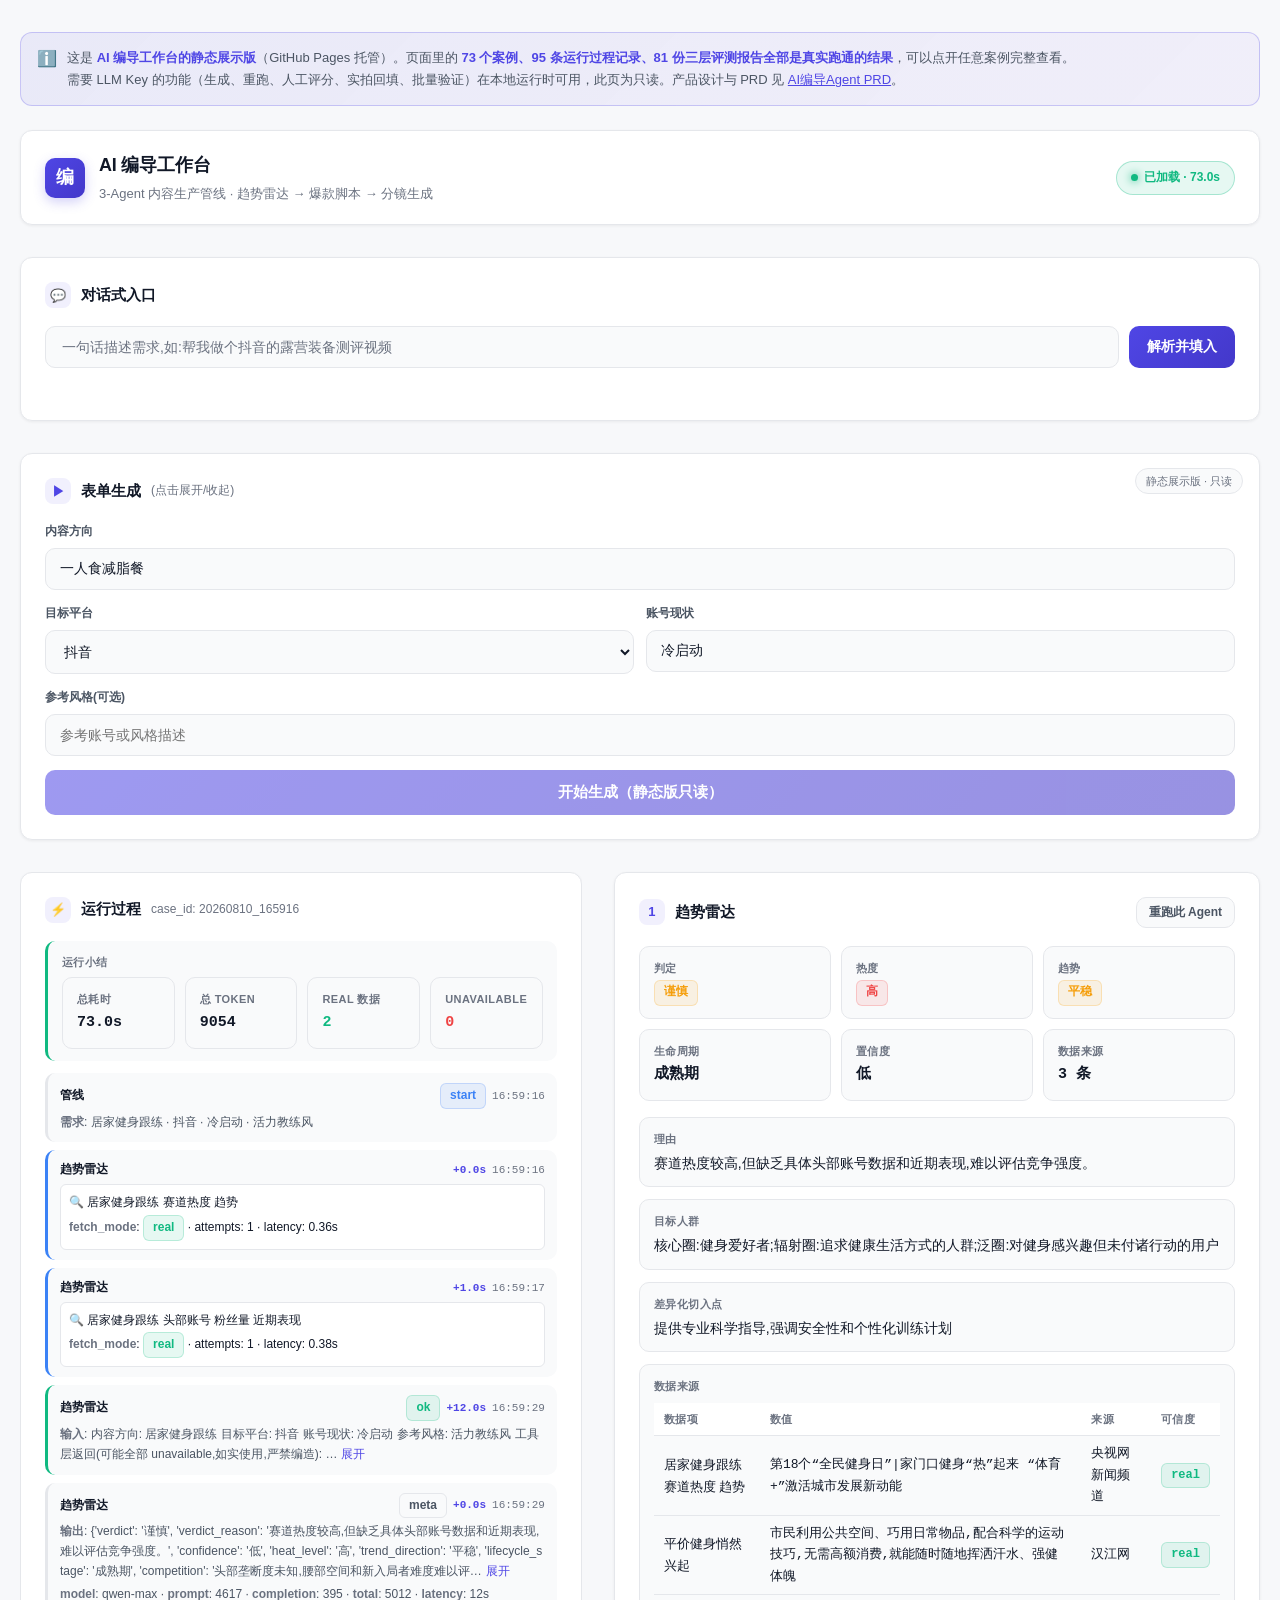
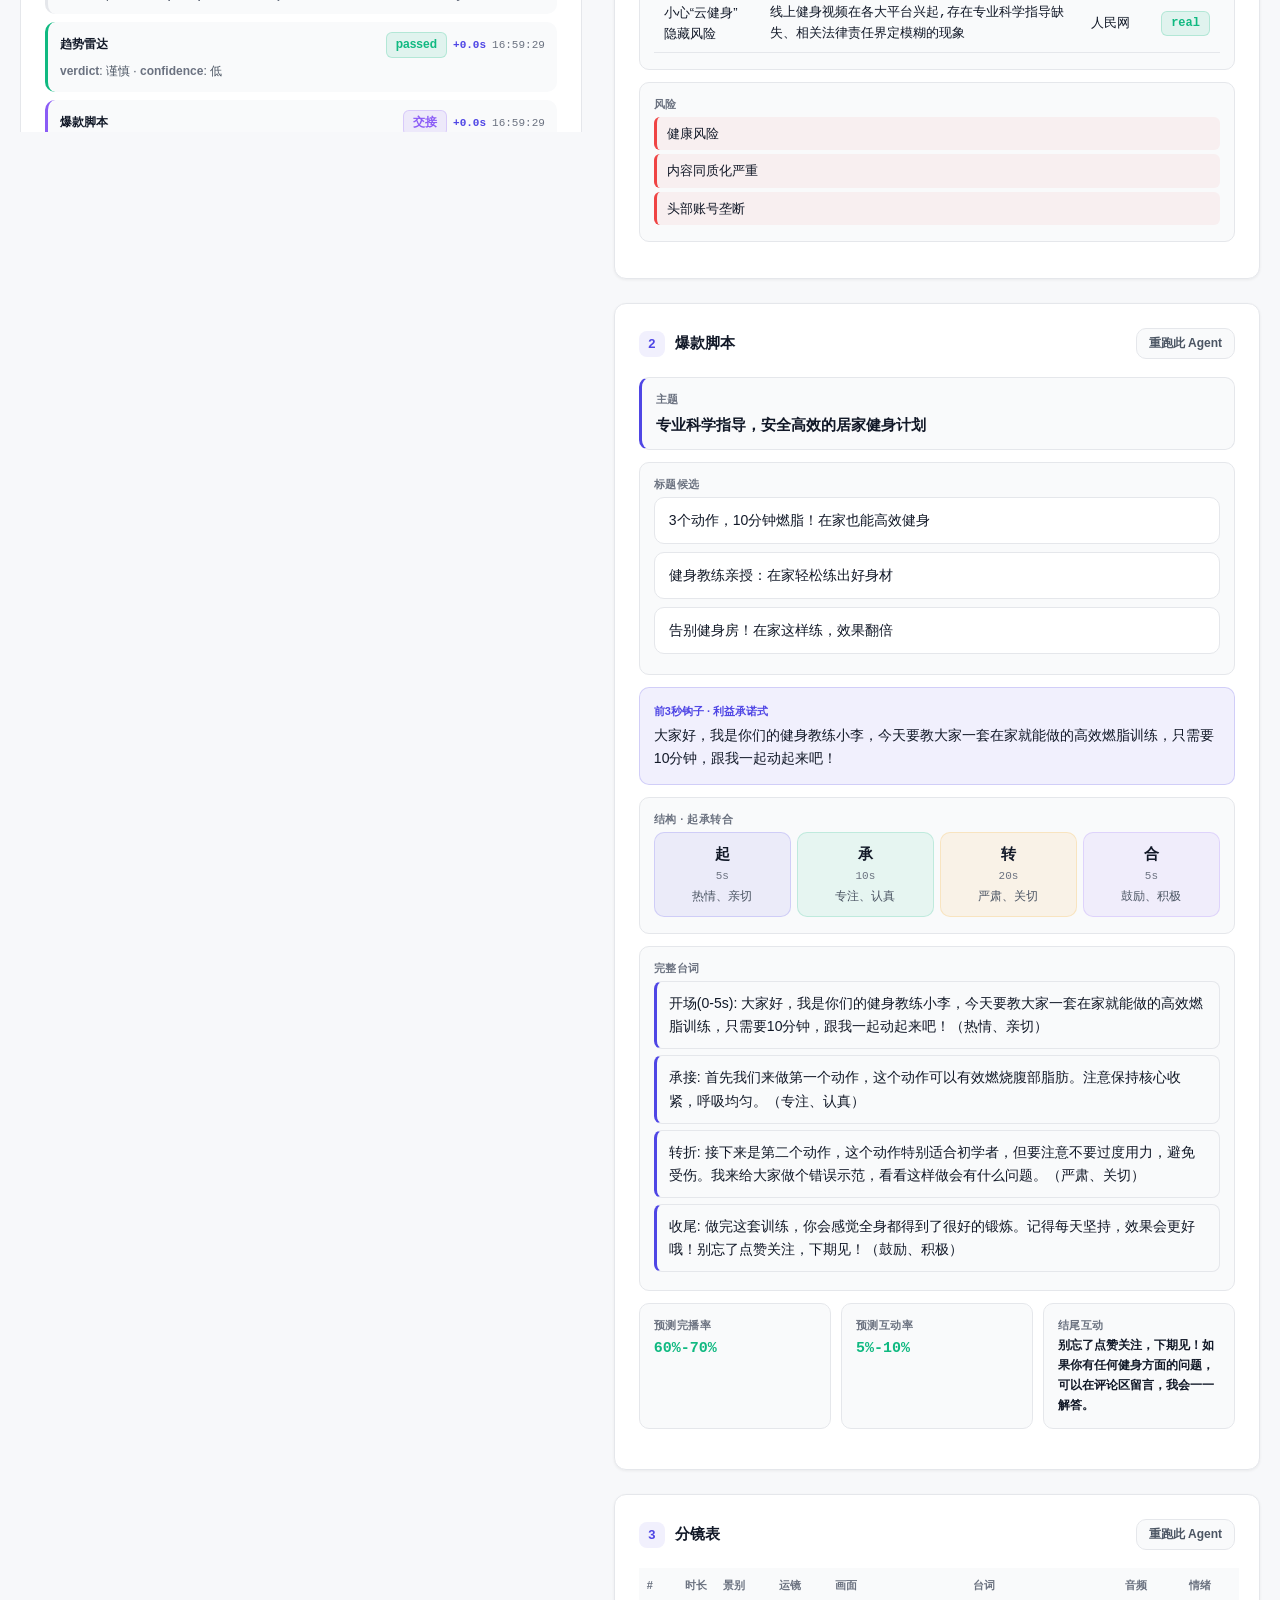
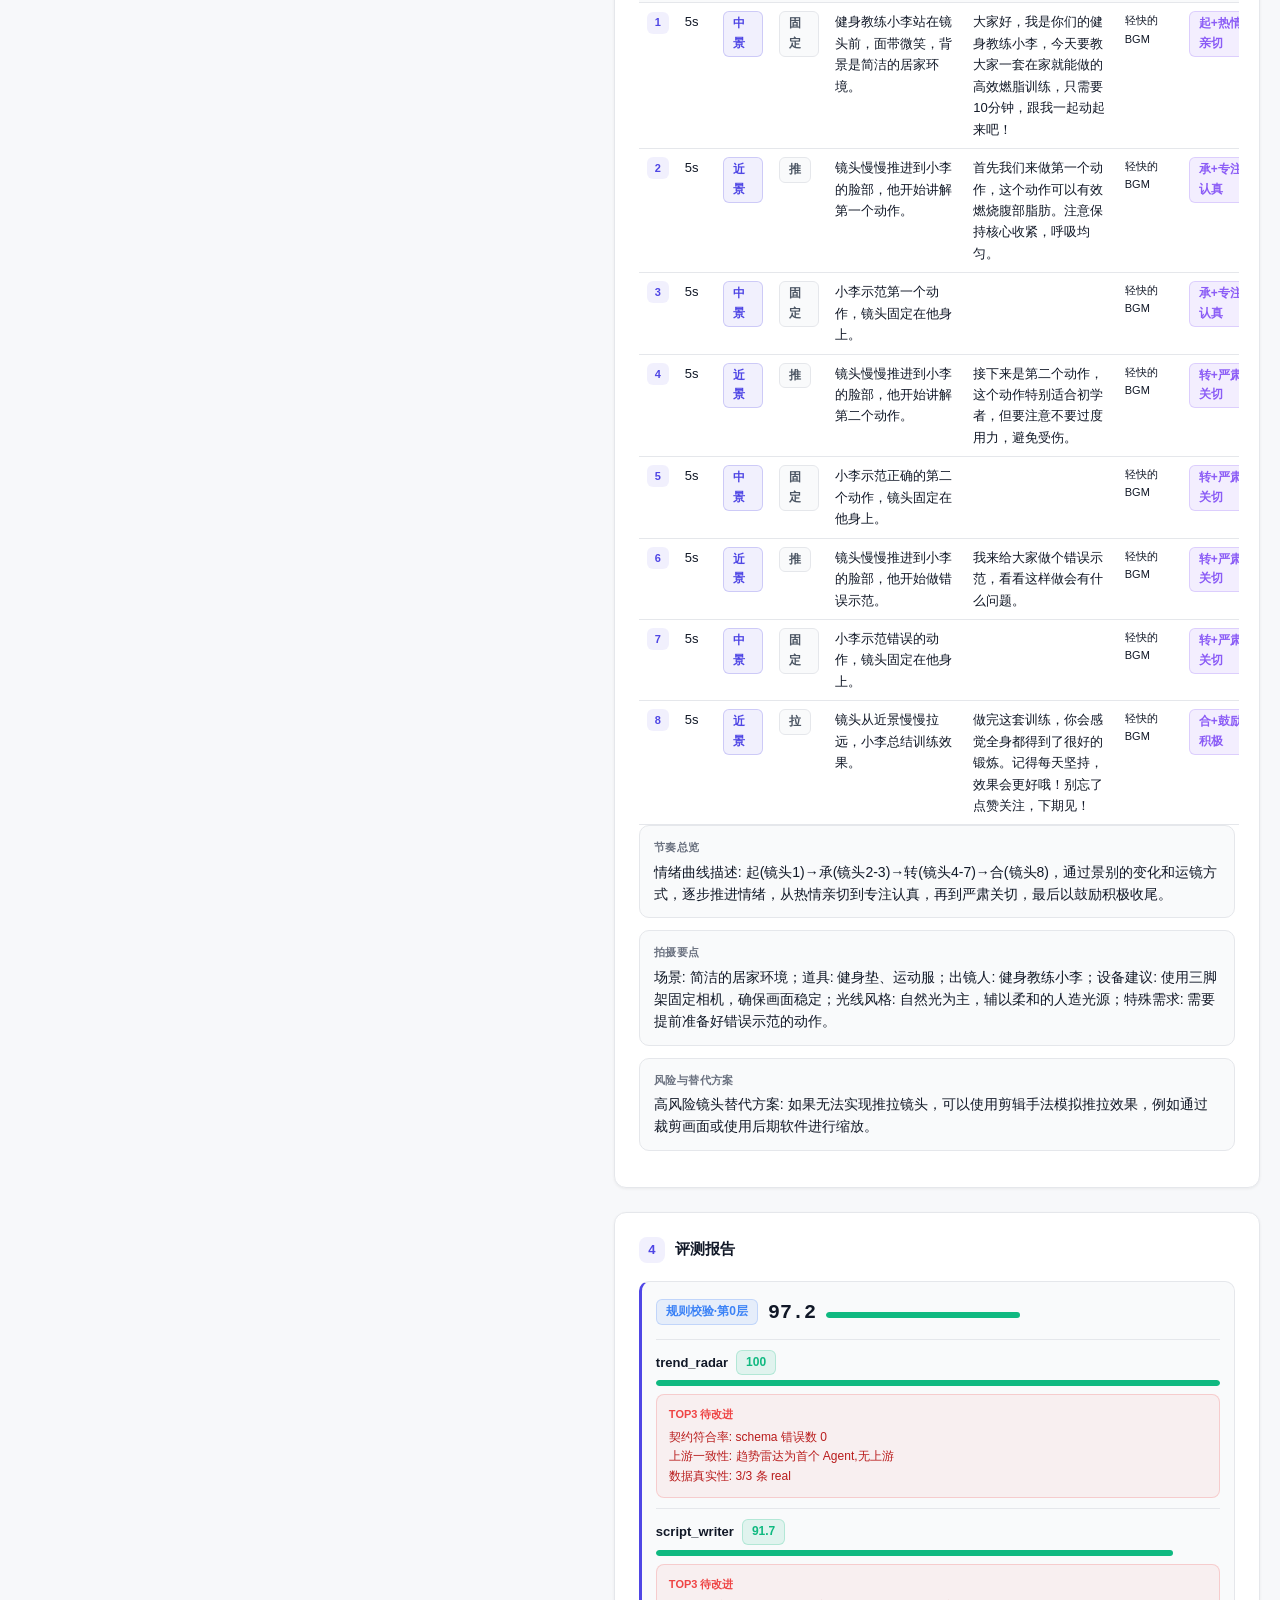
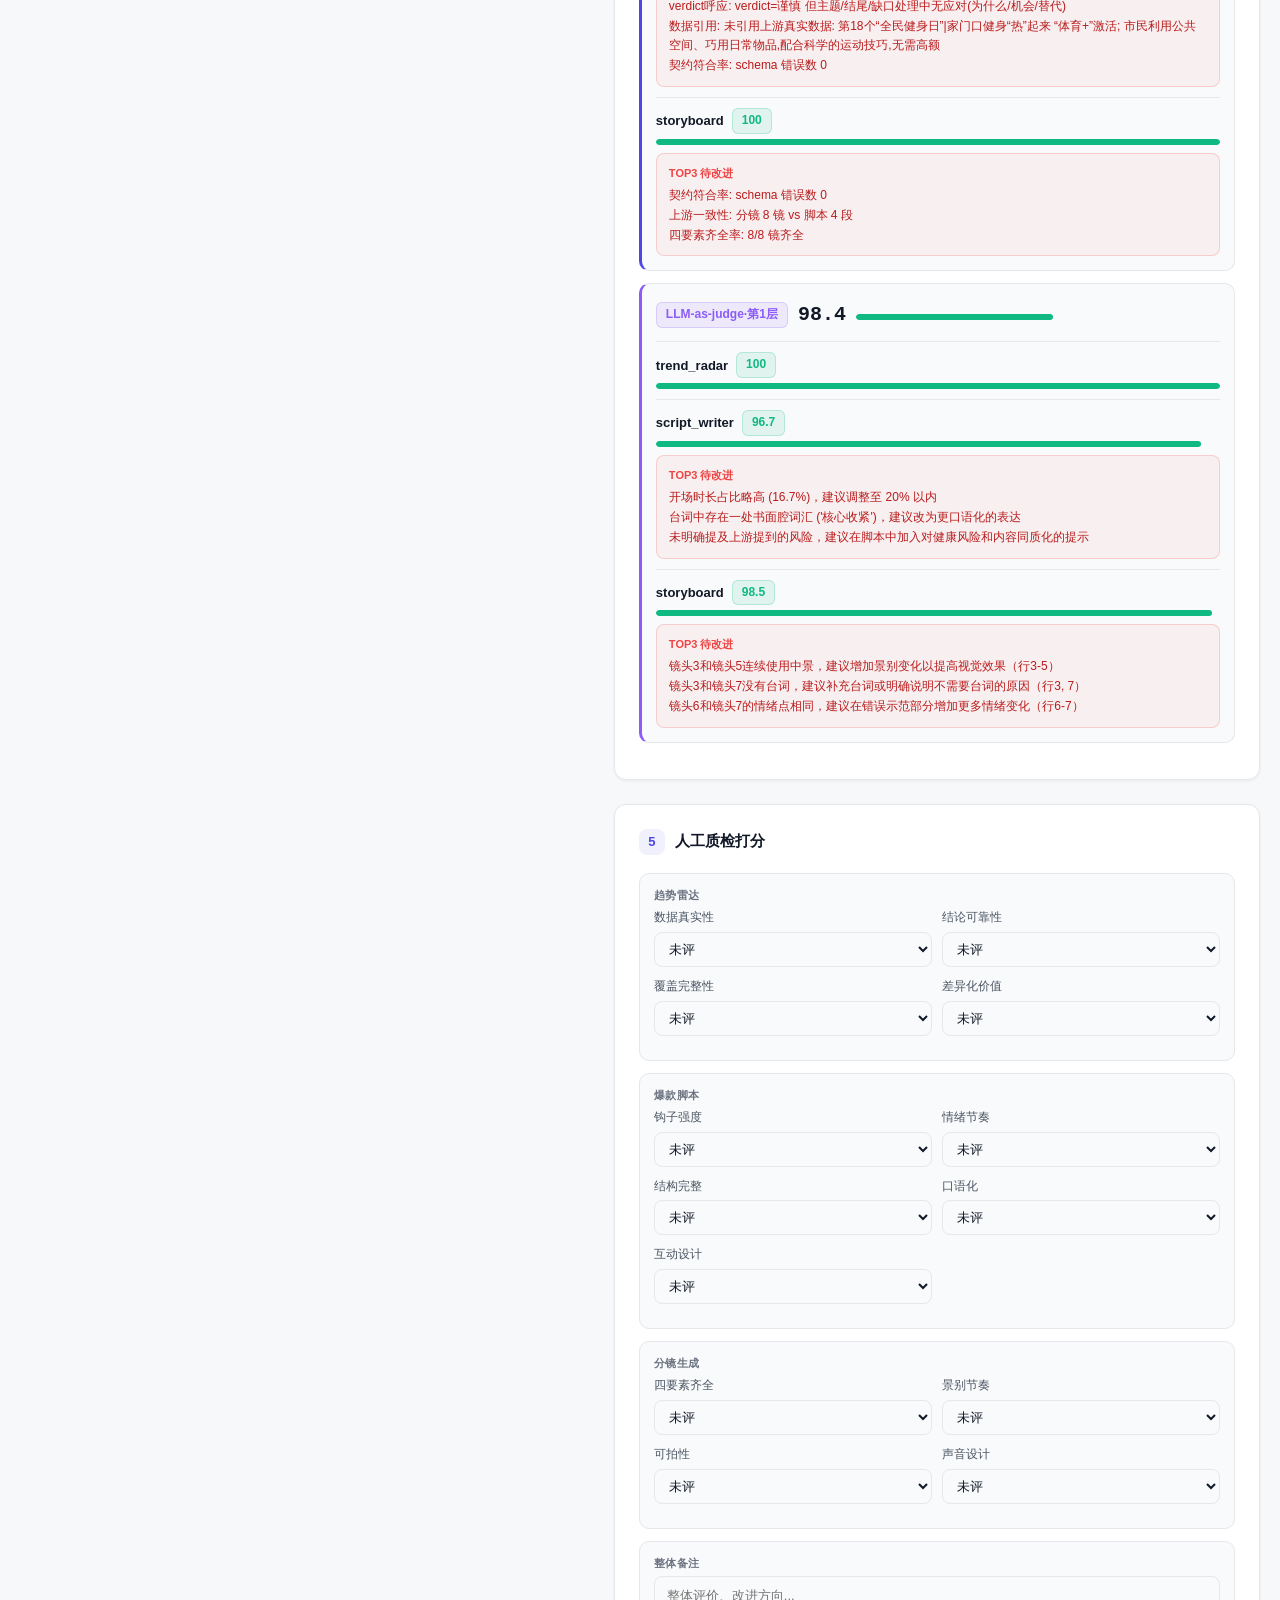
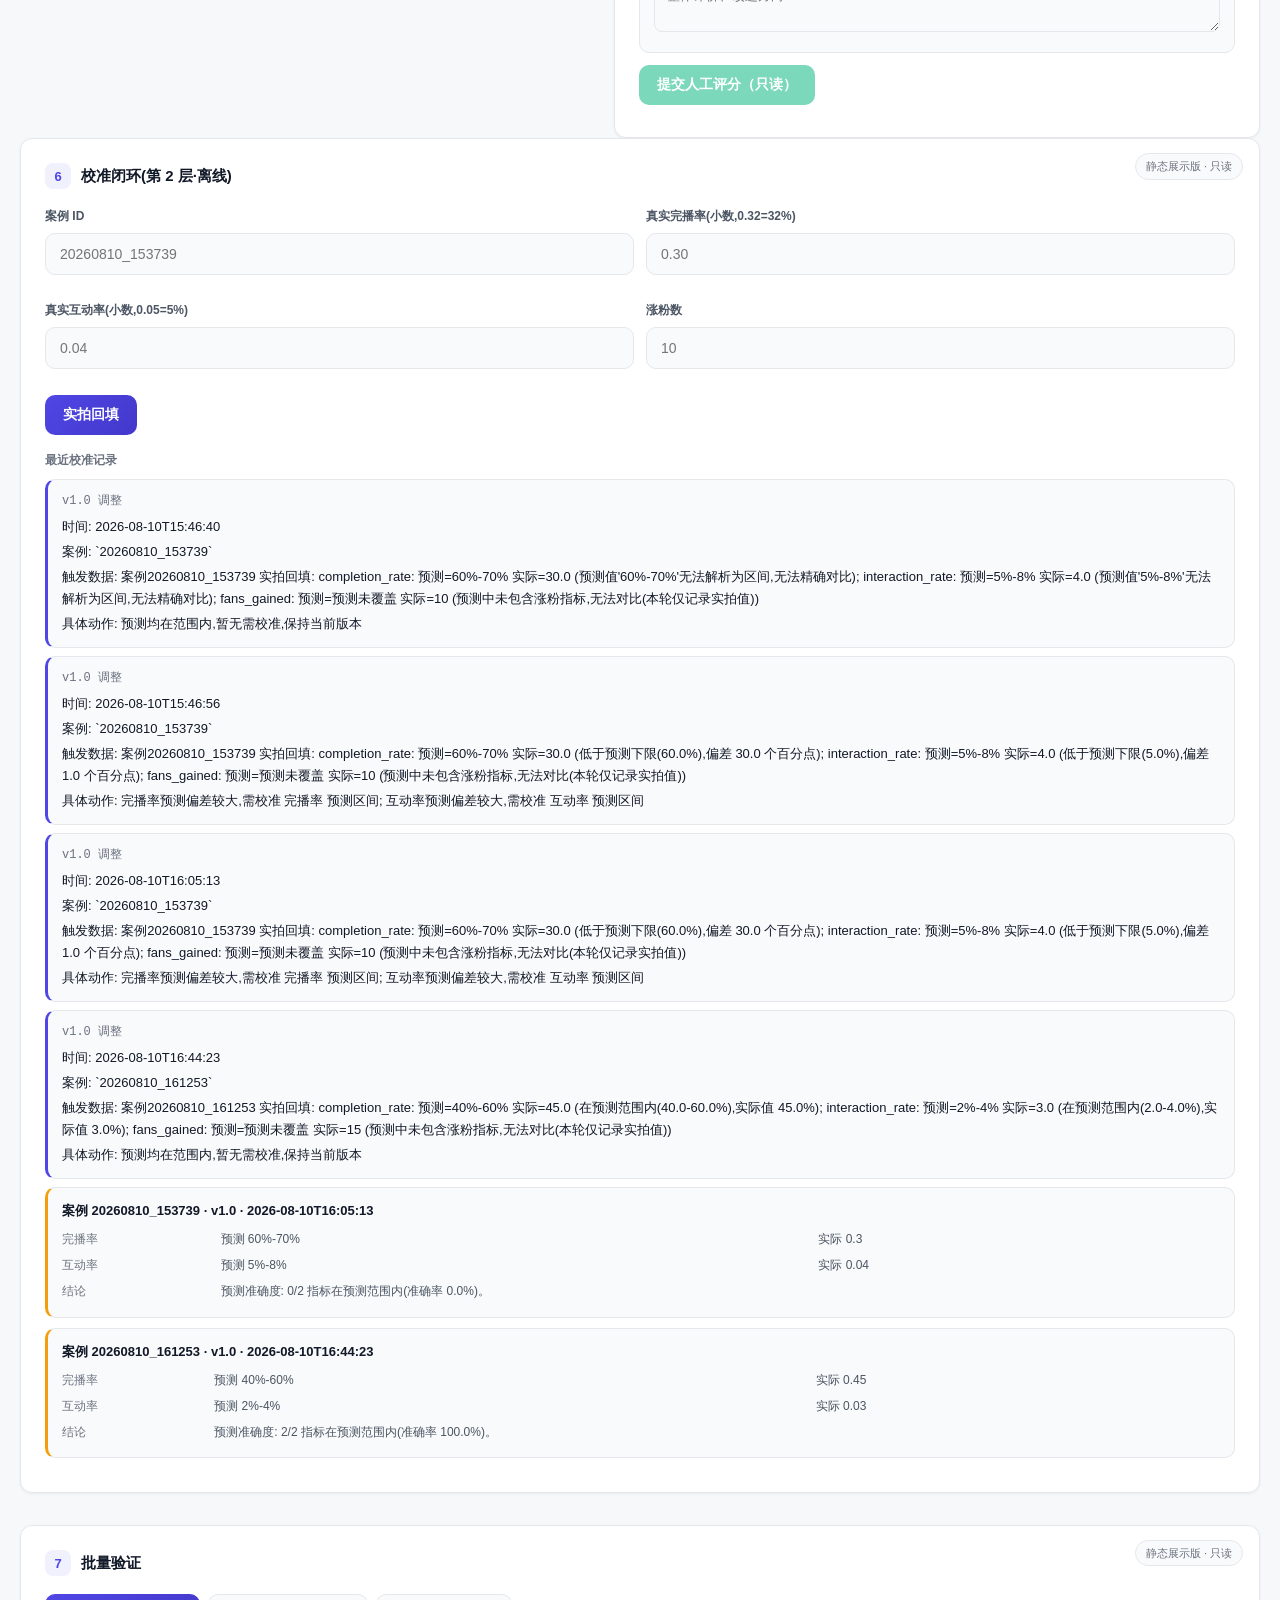
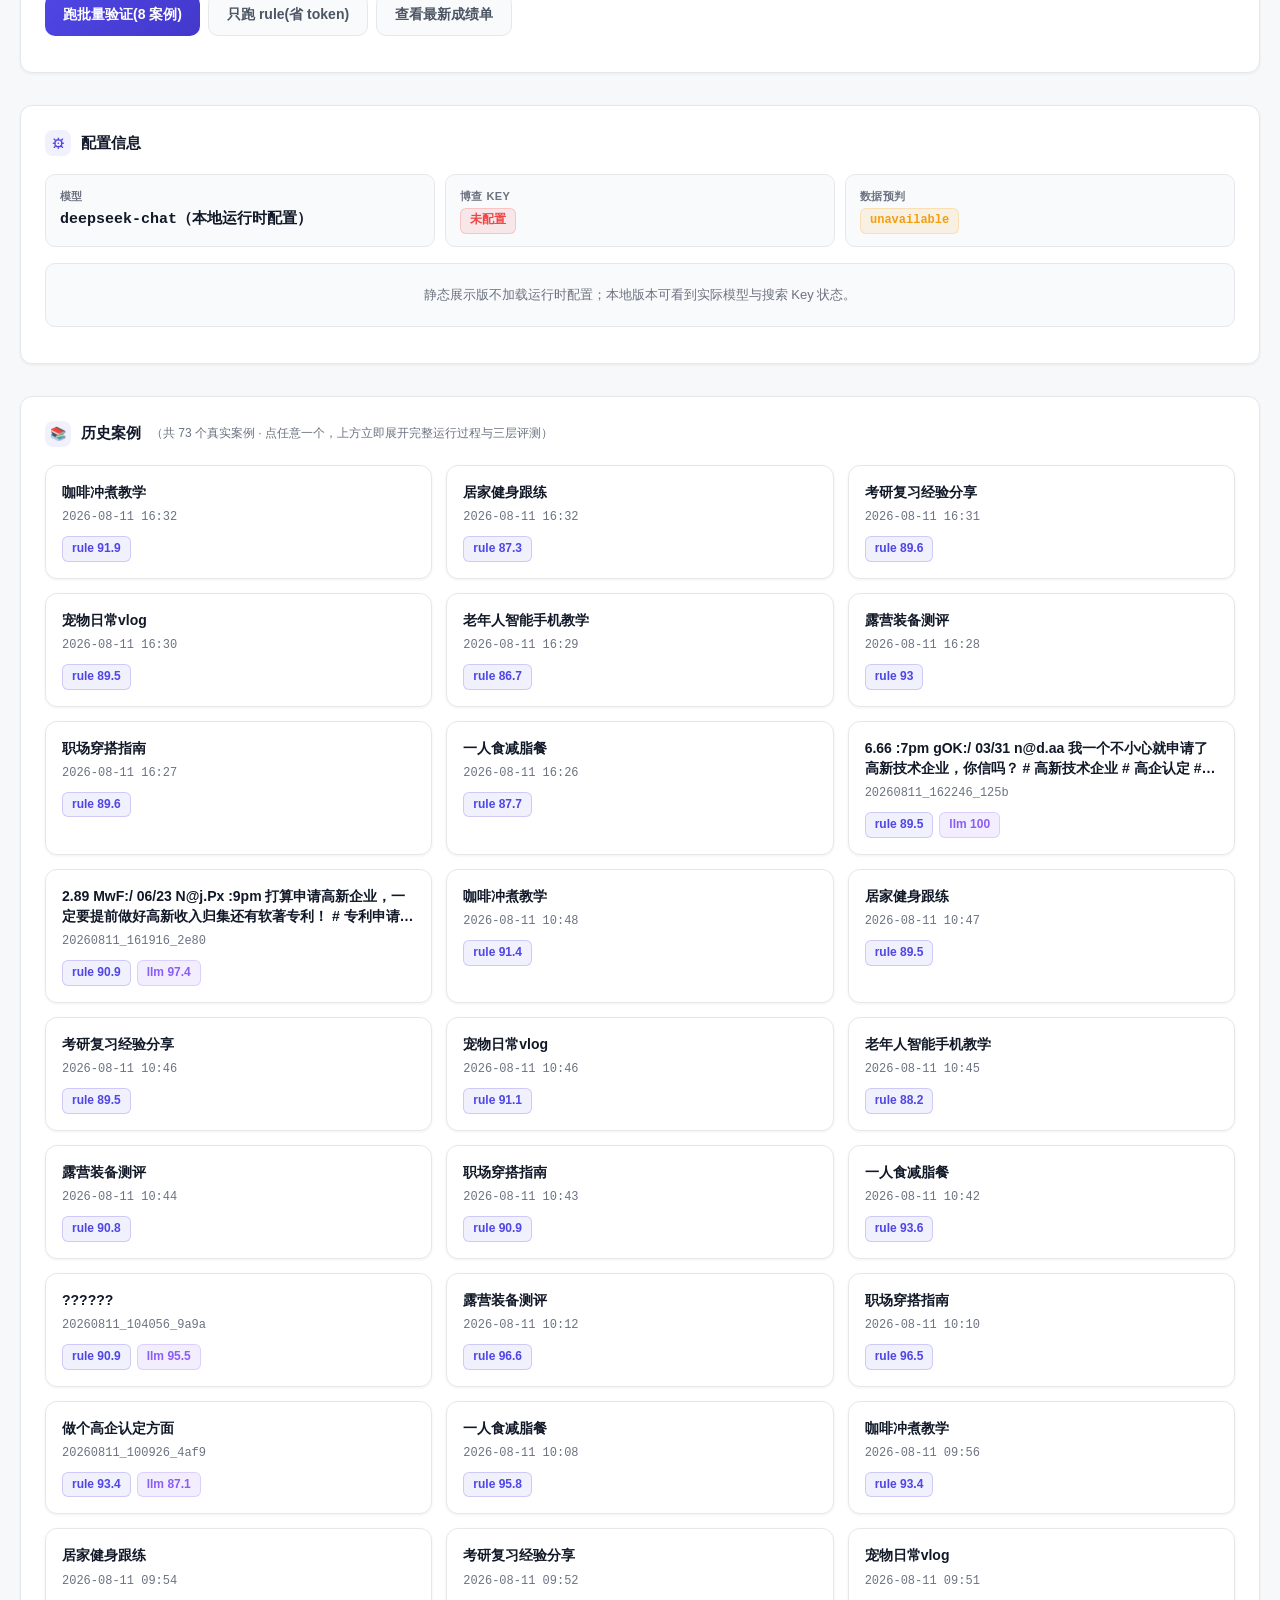
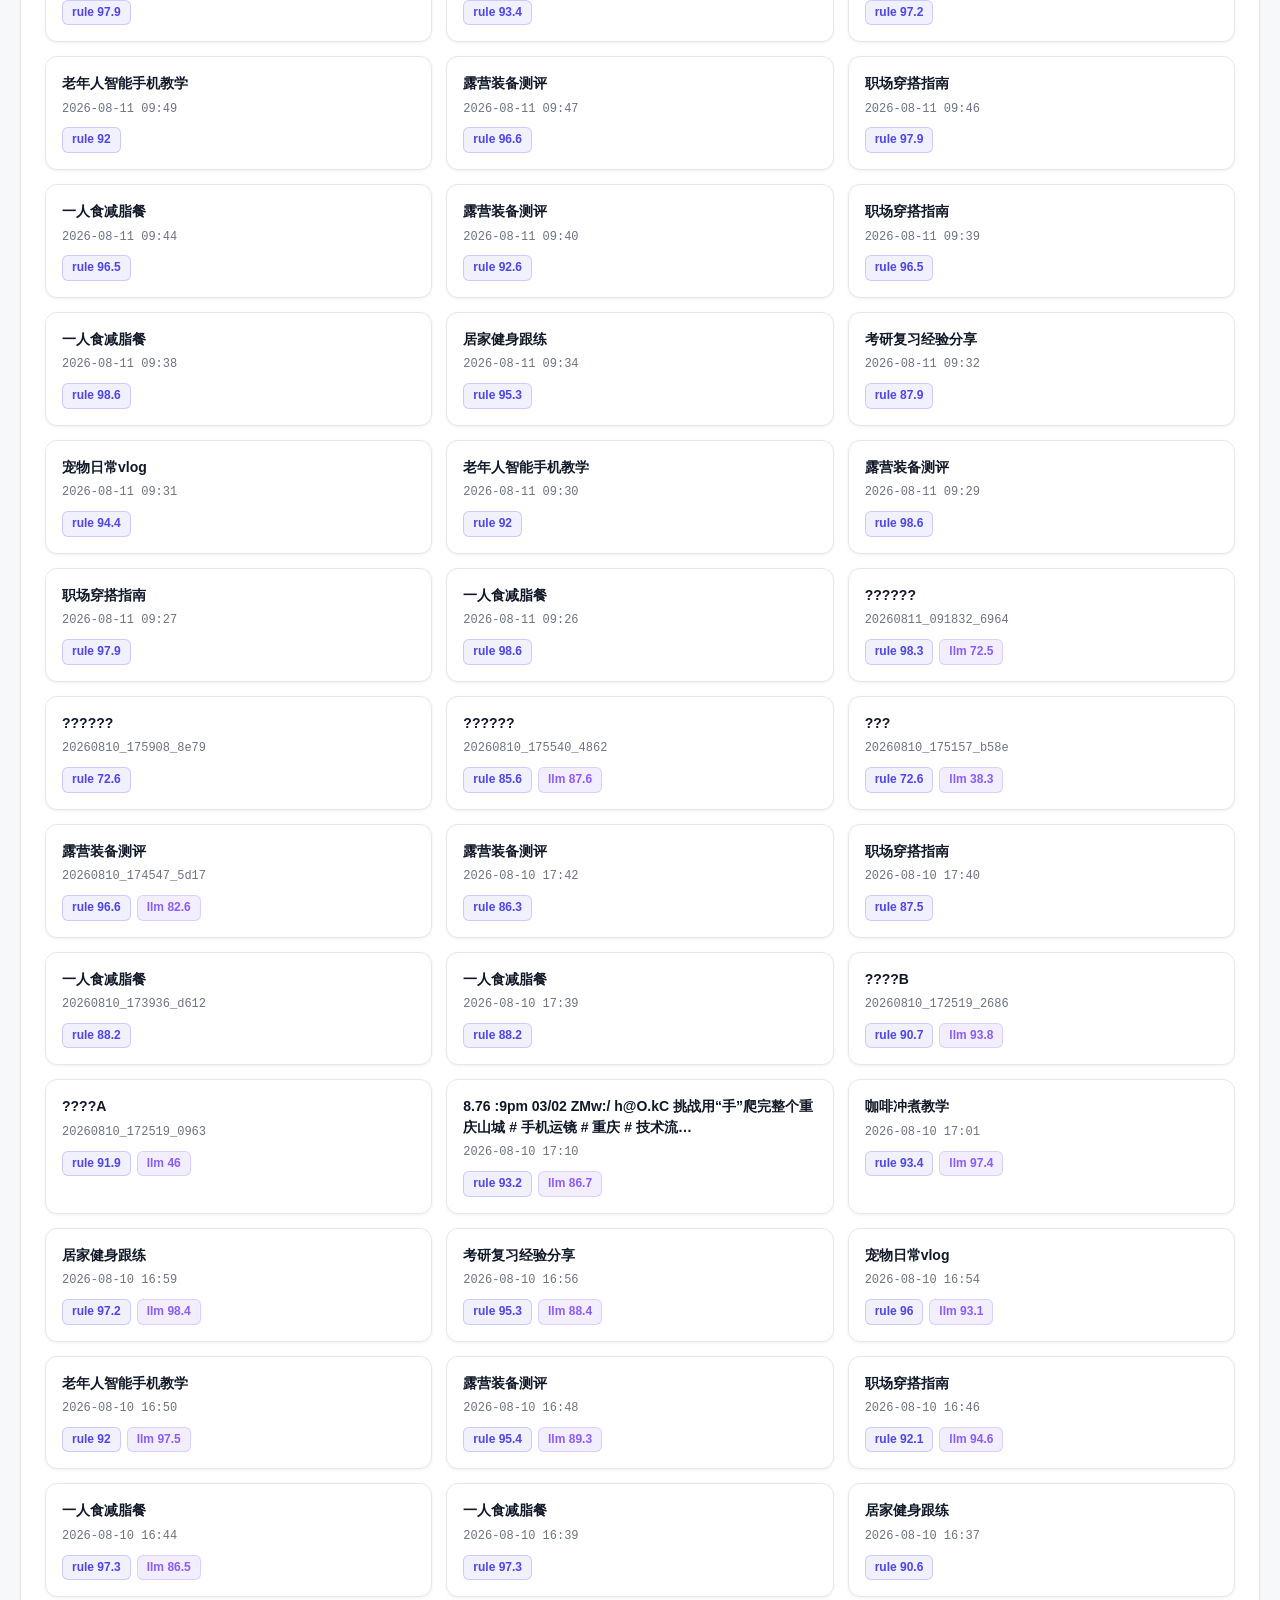
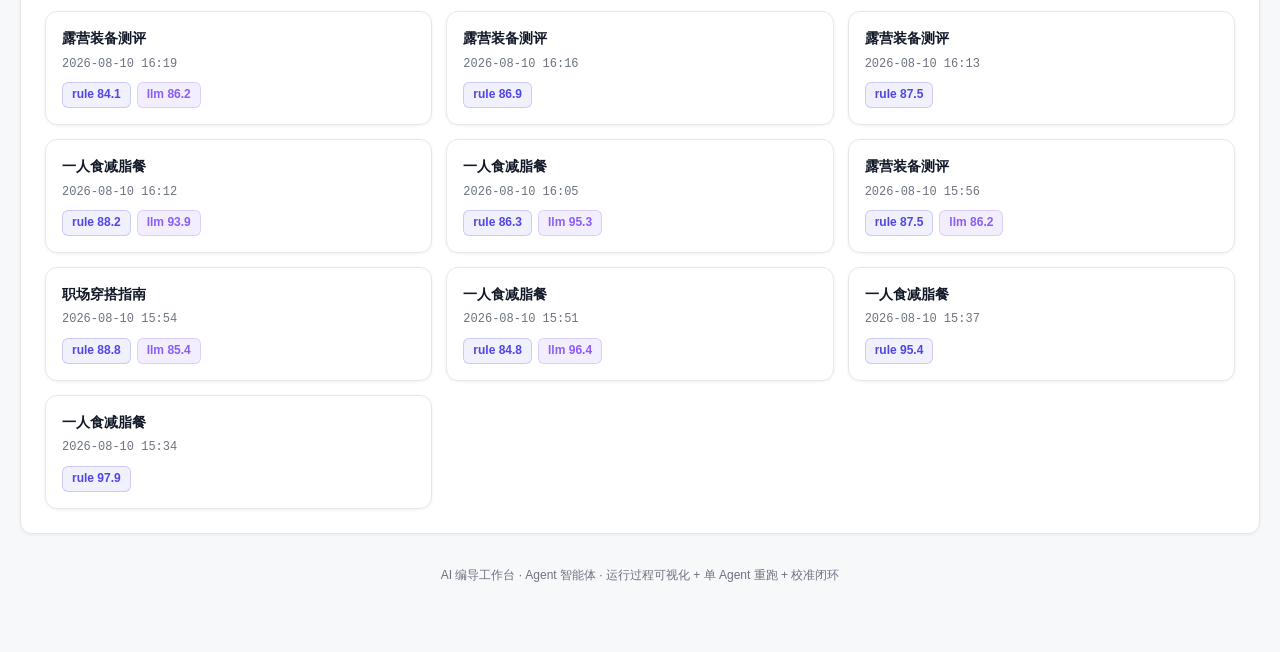
<file: workbench-app/index.html>
<!DOCTYPE html>
<html lang="zh-CN">
<head>
<meta charset="UTF-8">
<meta name="viewport" content="width=device-width, initial-scale=1.0">
<title>AI 编导工作台 · 静态展示版</title>
<style>
:root {
  --bg: #F7F8FA; --card: #FFFFFF; --card2: #F9FAFB;
  --border: #E5E7EB; --border-hi: #D1D5DB;
  --text: #111827; --text2: #4B5563; --text3: #6B7280;
  --accent: #4F46E5; --accent-d: #4338CA; --accent-soft: rgba(79,70,229,.08);
  --green: #10B981; --yellow: #F59E0B; --red: #EF4444; --purple: #8B5CF6; --blue: #3B82F6;
  --mono: "SF Mono","JetBrains Mono","Cascadia Code",Consolas,"Microsoft YaHei","PingFang SC",monospace;
  --sans: -apple-system,BlinkMacSystemFont,"Segoe UI","PingFang SC","Microsoft YaHei",sans-serif;
  --radius: 12px; --shadow: 0 1px 3px rgba(0,0,0,.06); --shadow-md: 0 4px 12px rgba(17,24,39,.08);
}
* { margin:0; padding:0; box-sizing:border-box; }
body { font-family:var(--sans); background:var(--bg); color:var(--text); line-height:1.65; min-height:100vh; -webkit-font-smoothing:antialiased; }
.container { max-width:1400px; margin:0 auto; padding:32px 20px 64px; }
.mono { font-family:var(--mono); font-variant-numeric:tabular-nums; }
@keyframes fadeInUp { from{opacity:0;transform:translateY(8px)} to{opacity:1;transform:translateY(0)} }
.fade-in { animation:fadeInUp .4s ease-out both; }

.header { display:flex; align-items:center; justify-content:space-between; gap:16px; padding:20px 24px; background:var(--card); border:1px solid var(--border); border-radius:var(--radius); box-shadow:var(--shadow); margin-bottom:32px; }
.header-left { display:flex; align-items:center; gap:14px; }
.logo { width:40px; height:40px; border-radius:10px; background:linear-gradient(135deg,var(--accent),var(--accent-d)); display:flex; align-items:center; justify-content:center; font-size:18px; font-weight:800; color:#fff; box-shadow:0 4px 12px rgba(79,70,229,.25); flex-shrink:0; }
.header h1 { font-size:18px; font-weight:700; letter-spacing:-.01em; color:var(--text); }
.header p { color:var(--text3); font-size:13px; margin-top:2px; }
.status-badge { display:inline-flex; align-items:center; gap:6px; padding:6px 14px; border-radius:20px; font-size:12px; font-weight:600; white-space:nowrap; background:rgba(16,185,129,.1); border:1px solid rgba(16,185,129,.25); color:var(--green); transition:all .3s; }
.status-dot { width:7px; height:7px; border-radius:50%; background:var(--green); box-shadow:0 0 8px var(--green); }
.status-badge.status-running { background:var(--accent-soft); border-color:rgba(79,70,229,.3); color:var(--accent); }
.status-badge.status-running .status-dot { background:var(--accent); box-shadow:0 0 8px var(--accent); animation:pulse 1s infinite; }
.status-badge.status-done { background:rgba(16,185,129,.1); border-color:rgba(16,185,129,.3); color:var(--green); }
.status-badge.status-failed { background:rgba(239,68,68,.1); border-color:rgba(239,68,68,.3); color:var(--red); }
.status-badge.status-failed .status-dot { background:var(--red); box-shadow:0 0 8px var(--red); }
@keyframes pulse { 0%,100%{opacity:1} 50%{opacity:.3} }

/* 双栏布局 */
.layout-grid { display:grid; gap:32px; align-items:start; }
@media (min-width:1100px) {
  .layout-grid { grid-template-columns:minmax(0,1fr) minmax(0,1.15fr); }
  .col-left { position:sticky; top:20px; max-height:calc(100vh - 40px); overflow-y:auto; }
  .col-left::-webkit-scrollbar { width:4px; }
  .col-left::-webkit-scrollbar-thumb { background:var(--border); border-radius:2px; }
}

.card { background:var(--card); border:1px solid var(--border); border-radius:var(--radius); box-shadow:var(--shadow); padding:24px; margin-bottom:32px; transition:border-color .15s,transform .15s,box-shadow .15s; }
.card.hidden { display:none; }
.card.hoverable:hover { border-color:var(--border-hi); box-shadow:var(--shadow-md); }
.col-left .card, .col-right .card { margin-bottom:24px; }
.col-left .card:last-child, .col-right .card:last-child { margin-bottom:0; }

/* Chat */
.chat-row { display:flex; gap:10px; margin-bottom:12px; }
.chat-input { flex:1; padding:12px 16px; background:var(--card2); border:1px solid var(--border); border-radius:10px; color:var(--text); font-size:14px; font-family:var(--sans); outline:none; transition:border-color .15s,box-shadow .15s; }
.chat-input:focus { border-color:var(--accent); box-shadow:0 0 0 3px var(--accent-soft); }
.chat-input::placeholder { color:var(--text3); }
.btn { padding:11px 18px; border:none; border-radius:10px; font-size:14px; font-weight:600; cursor:pointer; transition:opacity .15s,transform .1s; display:inline-flex; align-items:center; gap:6px; }
.btn:hover { opacity:.92; }
.btn:active { transform:scale(.98); }
.btn:disabled { opacity:.5; cursor:not-allowed; }
.btn-primary { background:linear-gradient(135deg,var(--accent),var(--accent-d)); color:#fff; }
.btn-green { background:var(--green); color:#fff; }
.btn-gray { background:var(--card2); color:var(--text2); border:1px solid var(--border); }
.btn-sm { padding:6px 12px; font-size:12px; }

.form-row { margin-bottom:14px; }
.form-row label { display:block; font-size:12px; color:var(--text2); margin-bottom:6px; font-weight:600; }
.form-row input, .form-row select { width:100%; padding:12px 14px; background:var(--card2); border:1px solid var(--border); border-radius:10px; color:var(--text); font-size:14px; font-family:var(--sans); outline:none; transition:border-color .15s,box-shadow .15s; }
.form-row input:focus, .form-row select:focus { border-color:var(--accent); box-shadow:0 0 0 3px var(--accent-soft); }
.form-grid { display:grid; grid-template-columns:1fr 1fr; gap:12px; }
@media (max-width:600px){ .form-grid{grid-template-columns:1fr} .chat-row{flex-direction:column} }
.btn-run { width:100%; padding:13px; background:linear-gradient(135deg,var(--accent),var(--accent-d)); border:none; border-radius:10px; color:#fff; font-size:15px; font-weight:700; cursor:pointer; transition:opacity .15s,transform .1s; display:flex; align-items:center; justify-content:center; gap:8px; }
.btn-run:hover{opacity:.92} .btn-run:active{transform:scale(.98)} .btn-run:disabled{opacity:.6;cursor:not-allowed}
.spinner { width:15px; height:15px; border:2px solid rgba(255,255,255,.3); border-top-color:#fff; border-radius:50%; animation:spin .6s linear infinite; }
.spinner-sm { width:7px; height:7px; border-width:1.5px; }
@keyframes spin{to{transform:rotate(360deg)}}

/* 骨架屏 */
.skeleton-wrap { padding:4px 0; }
.skeleton { background:linear-gradient(90deg,var(--card2) 25%,var(--border) 50%,var(--card2) 75%); background-size:200% 100%; animation:shimmer 1.5s infinite; border-radius:6px; }
.skeleton-line { height:14px; margin-bottom:10px; }
.skeleton-block { height:60px; border-radius:8px; }
@keyframes shimmer { 0%{background-position:200% 0} 100%{background-position:-200% 0} }

/* Trace / 运行过程 */
.trace-summary { background:var(--card2); border-radius:10px; padding:12px 14px; margin-bottom:12px; border-left:3px solid var(--green); }
.trace-summary .ts-label { font-size:11px; color:var(--text3); font-weight:600; margin-bottom:6px; text-transform:uppercase; letter-spacing:.04em; }
.trace-step { background:var(--card2); border-radius:10px; padding:10px 12px; margin-bottom:8px; border-left:3px solid var(--border); font-size:13px; transition:border-color .2s; }
.trace-step.running { border-left-color:var(--accent); box-shadow:0 0 0 1px var(--accent-soft); }
.trace-step.ok, .trace-step.done, .trace-step.passed { border-left-color:var(--green); }
.trace-step.degraded, .trace-step.repaired, .trace-step.llm_failed { border-left-color:var(--yellow); }
.trace-step.failed, .trace-step.error, .trace-step.aborted, .trace-step.stopped { border-left-color:var(--red); }
.trace-step.handoff { border-left-color:var(--purple); }
.trace-step.tool { border-left-color:var(--blue); }
.trace-step .ts-head { display:flex; justify-content:space-between; align-items:center; gap:8px; margin-bottom:4px; flex-wrap:wrap; }
.trace-step .ts-agent { font-weight:600; font-size:12px; color:var(--text); }
.trace-step .ts-right { display:flex; align-items:center; gap:6px; margin-left:auto; }
.trace-step .ts-time { font-size:11px; color:var(--text3); font-family:var(--mono); }
.trace-step .ts-delta { font-size:11px; color:var(--accent); font-family:var(--mono); font-weight:600; }
.trace-step .ts-status { font-size:11px; padding:1px 7px; border-radius:4px; font-family:var(--mono); }
.trace-step .ts-meta { font-size:12px; color:var(--text2); margin-top:3px; word-break:break-all; }
.trace-step .ts-tool { background:var(--card); border:1px solid var(--border); border-radius:6px; padding:6px 8px; margin-top:4px; font-size:12px; }
.trace-step .ts-tool div { margin:2px 0; word-break:break-all; }
.trace-step .ts-label-inline { color:var(--text3); font-weight:600; }
.trace-step .ts-expand { cursor:pointer; color:var(--accent); font-size:12px; margin-left:4px; user-select:none; }
.trace-step .ts-expand:hover { text-decoration:underline; }
.trace-step .ts-collapsible { max-height:0; overflow:hidden; transition:max-height .25s ease; font-size:12px; color:var(--text2); word-break:break-all; white-space:pre-wrap; }
.trace-step .ts-collapsible.expanded { max-height:600px; overflow-y:auto; margin-top:4px; padding:6px 8px; background:var(--card); border:1px solid var(--border); border-radius:6px; }

.section-title { font-size:15px; font-weight:700; margin-bottom:18px; display:flex; align-items:center; gap:10px; color:var(--text); }
.section-title .num { width:26px; height:26px; border-radius:8px; display:flex; align-items:center; justify-content:center; font-size:13px; font-weight:800; flex-shrink:0; background:var(--accent-soft); color:var(--accent); }
.section-title .actions { margin-left:auto; display:flex; gap:6px; }

.badge { display:inline-block; padding:2px 9px; border-radius:6px; font-size:12px; font-weight:600; }
.b-green{background:rgba(16,185,129,.1);color:var(--green);border:1px solid rgba(16,185,129,.22)}
.b-yellow{background:rgba(245,158,11,.1);color:var(--yellow);border:1px solid rgba(245,158,11,.22)}
.b-red{background:rgba(239,68,68,.1);color:var(--red);border:1px solid rgba(239,68,68,.22)}
.b-orange{background:var(--accent-soft);color:var(--accent);border:1px solid rgba(79,70,229,.22)}
.b-purple{background:rgba(139,92,246,.1);color:var(--purple);border:1px solid rgba(139,92,246,.22)}
.b-blue{background:rgba(59,130,246,.1);color:var(--blue);border:1px solid rgba(59,130,246,.22)}
.b-gray{background:var(--card2);color:var(--text2);border:1px solid var(--border)}

.grid { display:grid; grid-template-columns:repeat(3,1fr); gap:10px; margin-bottom:16px; }
@media (max-width:600px){.grid{grid-template-columns:1fr 1fr}}
.metric { background:var(--card2); border:1px solid var(--border); border-radius:10px; padding:12px 14px; }
.metric .ml { font-size:11px; color:var(--text3); margin-bottom:3px; font-weight:600; text-transform:uppercase; letter-spacing:.04em; }
.metric .mv { font-size:15px; font-weight:600; font-family:var(--mono); font-variant-numeric:tabular-nums; color:var(--text); }

.note { background:var(--card2); border:1px solid var(--border); border-radius:10px; padding:12px 14px; margin-bottom:12px; }
.note .nl { font-size:11px; color:var(--text3); margin-bottom:4px; font-weight:600; text-transform:uppercase; letter-spacing:.04em; }
.note .nt { font-size:14px; line-height:1.6; color:var(--text); }
.empty-note { background:var(--card2); border:1px solid var(--border); border-radius:10px; padding:20px 14px; margin-bottom:12px; text-align:center; color:var(--text3); font-size:13px; }

.dtable { width:100%; border-collapse:collapse; font-size:13px; margin:8px 0 4px; }
.dtable th { text-align:left; padding:7px 10px; background:var(--card); color:var(--text3); font-weight:600; border-bottom:1px solid var(--border); text-transform:uppercase; letter-spacing:.03em; font-size:11px; }
.dtable td { padding:7px 10px; border-bottom:1px solid var(--border); font-family:var(--mono); font-variant-numeric:tabular-nums; color:var(--text); }
.dtable td:first-child { font-family:var(--sans); }

.tcard { background:var(--card); border:1px solid var(--border); border-radius:10px; padding:11px 14px; margin-bottom:8px; display:flex; justify-content:space-between; align-items:center; gap:10px; }
.tcard .tt { font-size:14px; font-weight:500; flex:1; color:var(--text); }
.tcard .tf { font-size:12px; color:var(--text3); white-space:nowrap; }
.hook { background:var(--accent-soft); border:1px solid rgba(79,70,229,.2); border-radius:10px; padding:14px; margin-bottom:12px; }
.hook .ht { font-size:11px; color:var(--accent); font-weight:700; margin-bottom:4px; text-transform:uppercase; }
.hook .hc { font-size:14px; color:var(--text); }
.timeline { display:flex; gap:6px; margin-bottom:4px; }
.tl-item { flex:1; border-radius:10px; padding:9px 10px; text-align:center; }
.tl-起{background:rgba(79,70,229,.08);border:1px solid rgba(79,70,229,.18)}
.tl-承{background:rgba(16,185,129,.08);border:1px solid rgba(16,185,129,.18)}
.tl-转{background:rgba(245,158,11,.08);border:1px solid rgba(245,158,11,.18)}
.tl-合{background:rgba(139,92,246,.08);border:1px solid rgba(139,92,246,.18)}
.tl-item .tl-p{font-size:15px;font-weight:800}
.tl-item .tl-t{font-size:11px;color:var(--text3);font-family:var(--mono)}
.tl-item .tl-e{font-size:12px;margin-top:2px;color:var(--text2)}
.sline { padding:10px 12px; background:var(--card2); border:1px solid var(--border); border-radius:8px; margin-bottom:6px; border-left:3px solid var(--accent); font-size:14px; color:var(--text); }
.stable-wrap { overflow-x:auto; margin:0 -4px; padding:0 4px; }
.stable { width:100%; border-collapse:collapse; font-size:13px; min-width:640px; }
.stable th { text-align:left; padding:8px; background:var(--card2); color:var(--text3); font-weight:600; white-space:nowrap; border-bottom:1px solid var(--border); text-transform:uppercase; font-size:11px; }
.stable td { padding:8px; border-bottom:1px solid var(--border); vertical-align:top; color:var(--text); }
.shot-n { display:inline-flex; width:22px; height:22px; border-radius:6px; background:var(--accent-soft); color:var(--accent); font-size:11px; font-weight:800; align-items:center; justify-content:center; }

.score-bar { height:6px; background:var(--card2); border-radius:3px; overflow:hidden; margin-top:5px; }
.score-fill { height:100%; border-radius:3px; transition:width .6s cubic-bezier(.4,0,.2,1); }
.sf-green{background:var(--green)} .sf-yellow{background:var(--yellow)} .sf-red{background:var(--red)}
.eval-source { background:var(--card2); border:1px solid var(--border); border-radius:10px; padding:14px; margin-bottom:12px; border-left:3px solid var(--border); }
.eval-source.rule{border-left-color:var(--accent)} .eval-source.llm{border-left-color:var(--purple)} .eval-source.human{border-left-color:var(--green)}
.eval-head { display:flex; align-items:center; gap:10px; margin-bottom:10px; }
.eval-total { font-family:var(--mono); font-variant-numeric:tabular-nums; font-size:20px; font-weight:800; color:var(--text); }
.eval-agent { margin-top:10px; padding-top:10px; border-top:1px solid var(--border); }
.eval-agent:first-of-type{border-top:none;padding-top:0;margin-top:0}
.eval-agent-name { font-size:13px; font-weight:600; display:flex; align-items:center; gap:8px; margin-bottom:4px; color:var(--text); }
.warn-box { background:rgba(239,68,68,.06); border:1px solid rgba(239,68,68,.2); border-radius:8px; padding:10px 12px; margin-top:8px; font-size:12px; color:#b91c1c; }
.warn-box .wt { font-weight:700; color:var(--red); margin-bottom:4px; font-size:11px; text-transform:uppercase; }
.loading-box { display:flex; align-items:center; justify-content:center; gap:10px; padding:32px; color:var(--text3); font-size:13px; }
.loading-dots { display:inline-flex; gap:4px; }
.loading-dots span { width:6px; height:6px; border-radius:50%; background:var(--accent); animation:bounce 1.2s infinite ease-in-out; }
.loading-dots span:nth-child(2){animation-delay:.15s} .loading-dots span:nth-child(3){animation-delay:.3s}
@keyframes bounce{0%,80%,100%{transform:scale(.5);opacity:.4}40%{transform:scale(1);opacity:1}}
.human-grid { display:grid; grid-template-columns:1fr 1fr; gap:10px; margin-bottom:12px; }
@media (max-width:600px){.human-grid{grid-template-columns:1fr}}
.human-dim label { display:block; font-size:12px; color:var(--text2); margin-bottom:4px; }
.human-dim select { width:100%; padding:8px 10px; background:var(--card2); border:1px solid var(--border); border-radius:8px; color:var(--text); font-size:13px; outline:none; }
.human-dim select:focus{border-color:var(--accent)}
.human-note { width:100%; min-height:56px; padding:10px 12px; background:var(--card2); border:1px solid var(--border); border-radius:8px; color:var(--text); font-size:13px; font-family:var(--sans); resize:vertical; outline:none; }
.human-note:focus{border-color:var(--accent);box-shadow:0 0 0 3px var(--accent-soft)}

/* 历史案例网格卡片 */
.history-grid { display:grid; grid-template-columns:repeat(3,1fr); gap:14px; }
@media (max-width:900px){.history-grid{grid-template-columns:repeat(2,1fr)}}
@media (max-width:600px){.history-grid{grid-template-columns:1fr}}
.history-item { background:var(--card); border:1px solid var(--border); border-radius:var(--radius); padding:16px; cursor:pointer; transition:border-color .15s,transform .15s,box-shadow .15s; box-shadow:var(--shadow); }
.history-item:hover{border-color:var(--accent);transform:translateY(-2px);box-shadow:var(--shadow-md)}
.history-item .hi-dir{font-size:14px;font-weight:600;color:var(--text);margin-bottom:6px;line-height:1.45;font-family:var(--sans);overflow:hidden;text-overflow:ellipsis;display:-webkit-box;-webkit-line-clamp:2;-webkit-box-orient:vertical}
.history-item .hi-time{font-size:12px;color:var(--text3);font-family:var(--mono);margin-bottom:8px}
.history-item .hi-info{display:flex;gap:6px;flex-wrap:wrap}
.error-box { background:rgba(239,68,68,.06); border:1px solid rgba(239,68,68,.25); border-radius:10px; padding:14px; margin-bottom:24px; }
.error-box .et{color:var(--red);font-weight:700;margin-bottom:4px;font-size:13px}
.error-box.hidden{display:none}
.calib-entry { background:var(--card2); border:1px solid var(--border); border-radius:10px; padding:12px 14px; margin-bottom:8px; border-left:3px solid var(--accent); font-size:13px; }
.calib-entry .ce-time{font-size:12px;color:var(--text3);font-family:var(--mono)}
.calib-entry .ce-action{margin-top:4px;color:var(--text)}
.footer { text-align:center; color:var(--text3); font-size:12px; margin-top:32px; }
.collapsible-toggle { cursor:pointer; user-select:none; }
.collapsible-body.hidden{display:none}

/* ===== 静态版（GitHub Pages）追加样式 ===== */
.static-banner{
  display:flex;align-items:flex-start;gap:10px;
  background:linear-gradient(135deg,rgba(79,70,229,.08),rgba(139,92,246,.06));
  border:1px solid rgba(79,70,229,.25);border-radius:var(--radius);
  padding:14px 16px;margin-bottom:24px;font-size:13px;color:var(--text2);line-height:1.7;
}
.static-banner .sb-ico{font-size:16px;flex-shrink:0;line-height:1.5}
.static-banner b{color:var(--accent)}
.static-banner a{color:var(--accent);text-decoration:underline}

.card.locked{position:relative}
.card.locked::after{
  content:'静态展示版 · 只读';position:absolute;top:14px;right:16px;
  font-size:11px;color:var(--text3);background:var(--card2);
  border:1px solid var(--border);border-radius:20px;padding:3px 10px;
}
.btn-run.locked,.btn.locked{opacity:.55;cursor:not-allowed}
.case-toolbar{display:flex;gap:8px;flex-wrap:wrap;align-items:center;margin-bottom:14px}
.case-toolbar .ct-label{font-size:12px;color:var(--text3);font-weight:600}
.kv-row{display:flex;gap:8px;font-size:13px;padding:5px 0;border-bottom:1px dashed var(--border)}
.kv-row:last-child{border-bottom:none}
.kv-row .k{color:var(--text3);min-width:96px;flex-shrink:0}
.kv-row .v{color:var(--text);word-break:break-all}
.gap-card{background:var(--card2);border:1px solid var(--border);border-left:3px solid var(--yellow);border-radius:10px;padding:12px 14px;margin-bottom:10px;font-size:13px}
.gap-card .gc-h{font-weight:700;font-size:13px;margin-bottom:6px;color:var(--text)}
.gap-card table{width:100%;border-collapse:collapse;font-size:12px;margin-top:6px}
.gap-card td{padding:3px 8px 3px 0;color:var(--text2);vertical-align:top}
.gap-card td:first-child{color:var(--text3);white-space:nowrap}
</style>
</head>
<body>

<div class="container fade-in">

  
  <div class="static-banner">
    <span class="sb-ico">ℹ️</span>
    <span>这是 <b>AI 编导工作台的静态展示版</b>（GitHub Pages 托管）。页面里的 <b>73 个案例、95 条运行过程记录、81 份三层评测报告全部是真实跑通的结果</b>，可以点开任意案例完整查看。<br>
    需要 LLM Key 的功能（生成、重跑、人工评分、实拍回填、批量验证）在本地运行时可用，此页为只读。产品设计与 PRD 见 <a href="../director/">AI编导Agent PRD</a>。</span>
  </div>

  <div class="header">
    <div class="header-left">
      <div class="logo">编</div>
      <div><h1>AI 编导工作台</h1><p>3-Agent 内容生产管线 · 趋势雷达 → 爆款脚本 → 分镜生成</p></div>
    </div>
    <div class="status-badge" id="statusBadge"><span class="status-dot"></span><span id="statusText">管线就绪</span></div>
  </div>

  <!-- 聊天入口 -->
  <div class="card">
    <div class="section-title"><span class="num">💬</span>对话式入口</div>
    <div class="chat-row">
      <input type="text" class="chat-input" id="chatInput" placeholder="一句话描述需求,如:帮我做个抖音的露营装备测评视频">
      <button class="btn btn-primary" id="btnChat" onclick="parseChat()">解析并填入</button>
    </div>
    <div id="chatParsed" style="font-size:12px;color:var(--text3);min-height:16px"></div>
  </div>

  <!-- 表单 -->
  <div class="card locked">
    <div class="section-title collapsible-toggle" onclick="toggleForm()"><span class="num">▶</span>表单生成 <span style="font-size:12px;color:var(--text3);font-weight:400">(点击展开/收起)</span></div>
    <div class="collapsible-body" id="formBody">
      <div class="form-row"><label>内容方向</label><input type="text" id="direction" value="一人食减脂餐"></div>
      <div class="form-grid">
        <div class="form-row"><label>目标平台</label><select id="platform"><option>抖音</option><option>小红书</option><option>B站</option><option>视频号</option></select></div>
        <div class="form-row"><label>账号现状</label><input type="text" id="account" value="冷启动"></div>
      </div>
      <div class="form-row"><label>参考风格(可选)</label><input type="text" id="style" placeholder="参考账号或风格描述"></div>
      <button class="btn-run locked" id="btnRun" onclick="runPipeline()" title="静态版不运行管线">开始生成（静态版只读）</button>
    </div>
  </div>

  <div class="error-box hidden" id="errorBox"><div class="et">出错了</div><div id="errorText" style="font-size:13px;color:var(--text2)"></div></div>

  <!-- 双栏布局:左=运行过程,右=结果+评测 -->
  <div class="layout-grid">
    <div class="col-left">
      <!-- 运行过程 -->
      <div class="card hidden" id="traceCard">
        <div class="section-title"><span class="num">⚡</span>运行过程 <span id="traceStatus" style="font-size:12px;color:var(--text3);font-weight:400"></span></div>
        <div id="traceContent"></div>
      </div>
    </div>
    <div class="col-right">
      <!-- 结果卡片 -->
      <div class="card hidden" id="resultTrend">
        <div class="section-title"><span class="num">1</span>趋势雷达 <div class="actions"><button class="btn btn-gray btn-sm" onclick="rerunAgent('trend_radar')" title="静态版只读">重跑此 Agent</button></div></div>
        <div id="trendContent"></div>
      </div>
      <div class="card hidden" id="resultScript">
        <div class="section-title"><span class="num">2</span>爆款脚本 <div class="actions"><button class="btn btn-gray btn-sm" onclick="rerunAgent('script_writer')" title="静态版只读">重跑此 Agent</button></div></div>
        <div id="scriptContent"></div>
      </div>
      <div class="card hidden" id="resultBoard">
        <div class="section-title"><span class="num">3</span>分镜表 <div class="actions"><button class="btn btn-gray btn-sm" onclick="rerunAgent('storyboard')" title="静态版只读">重跑此 Agent</button></div></div>
        <div id="boardContent"></div>
      </div>

      <!-- 评测 -->
      <div class="card hidden" id="evalSection">
        <div class="section-title"><span class="num">4</span>评测报告</div>
        <div id="evalContent"></div>
      </div>

      <!-- 人工打分 -->
      <div class="card hidden" id="humanSection">
        <div class="section-title"><span class="num">5</span>人工质检打分</div>
        <div id="humanForm"></div>
        <button class="btn btn-green locked" onclick="submitHumanEval()" title="静态版不保存评分">提交人工评分（只读）</button>
        <div id="humanHint" style="font-size:12px;color:var(--green);margin-top:8px"></div>
      </div>
    </div>
  </div>

  <!-- 校准闭环 -->
  <div class="card locked" id="calibSection">
    <div class="section-title"><span class="num">6</span>校准闭环(第 2 层·离线)</div>
    <div class="form-grid" style="margin-bottom:12px">
      <div class="form-row"><label>案例 ID</label><input type="text" id="calibCaseId" placeholder="20260810_153739"></div>
      <div class="form-row"><label>真实完播率(小数,0.32=32%)</label><input type="text" id="calibCompletion" placeholder="0.30"></div>
      <div class="form-row"><label>真实互动率(小数,0.05=5%)</label><input type="text" id="calibInteraction" placeholder="0.04"></div>
      <div class="form-row"><label>涨粉数</label><input type="text" id="calibFans" placeholder="10"></div>
    </div>
    <button class="btn btn-primary" onclick="backfillCalib()">实拍回填</button>
    <div id="calibResult" style="margin-top:12px"></div>
    <div style="margin-top:16px"><div style="font-size:12px;color:var(--text3);margin-bottom:8px;font-weight:600;text-transform:uppercase">最近校准记录</div><div id="calibLog"></div></div>
  </div>

  <!-- 批量验证 -->
  <div class="card locked" id="validationSection">
    <div class="section-title"><span class="num">7</span>批量验证</div>
    <div style="display:flex;gap:8px;flex-wrap:wrap;margin-bottom:12px">
      <button class="btn btn-primary" id="btnRunValidation" onclick="runValidation(false)">跑批量验证(8 案例)</button>
      <button class="btn btn-gray" onclick="runValidation(true)">只跑 rule(省 token)</button>
      <button class="btn btn-gray" onclick="loadLatestSummary()">查看最新成绩单</button>
    </div>
    <div id="validationProgress"></div>
    <div id="validationSummary"></div>
  </div>

  <!-- 配置信息 -->
  <div class="card" id="configSection">
    <div class="section-title"><span class="num">⚙</span>配置信息</div>
    <div id="configContent"><div class="loading-box">加载中</div></div>
  </div>

  <!-- 历史 -->
  <div class="card" id="historySection">
    <div class="section-title"><span class="num">📚</span>历史案例 <span style="font-size:12px;color:var(--text3);font-weight:400">（共 73 个真实案例 · 点任意一个，上方立即展开完整运行过程与三层评测）</span></div>
    <div id="historyList"><div class="loading-box"><div class="loading-dots"><span></span><span></span><span></span></div>加载中</div></div>
  </div>

  <div class="footer">AI 编导工作台 · Agent 智能体 · 运行过程可视化 + 单 Agent 重跑 + 校准闭环</div>
</div>



<script>


/* ═══════════════ 静态版数据层（GitHub Pages 无后端） ═══════════════ */
var DB = { cases: {}, evals: {}, traces: {}, calib: { entries: [], gaps: {} } };
var _dbLoaded = false;
function loadDB() {
  if (_dbLoaded) return Promise.resolve();
  return Promise.all([
    fetch('./data/cases.json').then(function (r) { return r.json() }),
    fetch('./data/evals.json').then(function (r) { return r.json() }),
    fetch('./data/traces.json').then(function (r) { return r.json() }),
    fetch('./data/calibration.json').then(function (r) { return r.json() }).catch(function () { return { entries: [], gaps: {} } })
  ]).then(function (res) {
    DB.cases = res[0] || {}; DB.evals = res[1] || {}; DB.traces = res[2] || {};
    DB.calib = res[3] || { entries: [], gaps: {} };
    _dbLoaded = true;
  });
}
function ruleScoreOf(cid) {
  var e = DB.evals[cid]; if (!e) return null;
  if (e.rule && e.rule.overall_score != null) return e.rule.overall_score;
  return null;
}
function llmScoreOf(cid) {
  var e = DB.evals[cid]; if (!e) return null;
  if (e.llm && e.llm.overall_score != null) return e.llm.overall_score;
  return null;
}
function humanScoreOf(cid) {
  var e = DB.evals[cid]; if (!e) return null;
  if (e.human && e.human.overall_score != null) return e.human.overall_score;
  return null;
}

/* 静态版：挑一个最有代表性的案例，首屏直接展示完整工作台 */
function pickShowcaseCase(){
  var ids=sortedCaseIds(), best=null, bestScore=-1;
  ids.forEach(function(cid){
    var s=0;
    var e=DB.evals[cid]||{};
    if(e.rule&&e.rule.overall_score!=null)s+=e.rule.overall_score;
    if(e.llm)s+=20;
    var t=DB.traces[cid];
    if(t&&t.steps)s+=Math.min(t.steps.length,30)/3;
    var c=DB.cases[cid]||{};var r=c.result||c;
    if(r.script&&r.script.titles)s+=10;
    if(r.storyboard&&r.storyboard.shots)s+=Math.min(r.storyboard.shots.length,12)/2;
    if(s>bestScore){bestScore=s;best=cid}
  });
  return best;
}

function sortedCaseIds() {
  return Object.keys(DB.cases).sort().reverse();
}

var currentCaseId='', tracePollTimer=null;
var AGENT_CN={pipeline:'管线',trend_radar:'趋势雷达',script_writer:'爆款脚本',storyboard:'分镜生成'};

function show(el){el.classList.remove('hidden')} function hide(el){el.classList.add('hidden')}
function esc(s){if(s==null)return'';return String(s).replace(/&/g,'&amp;').replace(/</g,'&lt;').replace(/>/g,'&gt;')}
function scoreClass(s){if(s>=80)return'b-green';if(s>=60)return'b-yellow';return'b-red'}
function scoreFillClass(s){if(s>=80)return'sf-green';if(s>=60)return'sf-yellow';return'sf-red'}
function statusColor(s){var m={'running':'b-orange','ok':'b-green','done':'b-green','passed':'b-green','degraded':'b-yellow','repaired':'b-yellow','llm_failed':'b-yellow','failed':'b-red','error':'b-red','aborted':'b-red','stopped':'b-red','start':'b-blue','rerun':'b-purple','meta':'b-gray','handoff':'b-purple'};return m[s]||'b-gray'}

function toggleForm(){document.getElementById('formBody').classList.toggle('hidden')}

// ── 状态徽章 ──
function updateStatusBadge(state,text){
  var badge=document.getElementById('statusBadge');
  badge.className='status-badge';
  if(state==='running'){badge.classList.add('status-running');badge.innerHTML='<div class="spinner spinner-sm"></div><span id="statusText">'+esc(text)+'</span>'}
  else if(state==='done'){badge.classList.add('status-done');badge.innerHTML='<span class="status-dot"></span><span id="statusText">'+esc(text)+'</span>'}
  else if(state==='failed'){badge.classList.add('status-failed');badge.innerHTML='<span class="status-dot"></span><span id="statusText">'+esc(text)+'</span>'}
  else{badge.innerHTML='<span class="status-dot"></span><span id="statusText">'+esc(text||'管线就绪')+'</span>'}
}

// ── 骨架屏 ──
function renderSkeleton(parent,lines){
  var html='<div class="skeleton-wrap">';
  for(var i=0;i<(lines||3);i++){html+='<div class="skeleton skeleton-line" style="width:'+(85-i*12)+'%"></div>'}
  html+='</div>';parent.innerHTML=html;
}

// ── 聊天解析 ──
function parseChat(){
  var text=document.getElementById('chatInput').value.trim();
  if(!text){alert('请输入需求');return}
  // 静态版：本地规则解析，直接填入表单（不调 LLM）
  (function(){
    var platform='抖音';
    ['抖音','小红书','B站','b站','视频号','快手'].forEach(function(p){
      if(text.indexOf(p)>=0) platform=(p==='b站'||p==='B站')?'B站':p;
    });
    var style='';
    var m=text.match(/([一-龥A-Za-z]{2,10})(风|风格|质感)/);
    if(m) style=m[0];
    document.getElementById('direction').value=text.replace(/^(帮我|请|我要|做个|做一条|拍一条)/,'').slice(0,40);
    document.getElementById('platform').value=platform;
    document.getElementById('style').value=style;
    document.getElementById('chatParsed').innerHTML='本地规则解析 → 方向:<b>'+esc(document.getElementById('direction').value)+'</b> · 平台:<b>'+esc(platform)+'</b>（静态版不调 LLM，仅作演示）';
  })();
}


// ── 运行管线(后台线程)──
function runPipeline(){
  var direction=document.getElementById('direction').value.trim();
  if(!direction){alert('请输入内容方向');return}
  var btn=document.getElementById('btnRun');
  btn.disabled=true; btn.innerHTML='<div class="spinner"></div>生成中';
  hide(document.getElementById('errorBox'));
  show(document.getElementById('traceCard'));
  hide(document.getElementById('resultTrend'));hide(document.getElementById('resultScript'));hide(document.getElementById('resultBoard'));
  hide(document.getElementById('evalSection'));hide(document.getElementById('humanSection'));
  document.getElementById('traceContent').innerHTML='<div class="loading-box"><div class="loading-dots"><span></span><span></span><span></span></div>启动管线...</div>';
  document.getElementById('traceStatus').textContent='';
  updateStatusBadge('running','启动中...');

  var data={direction:direction,platform:document.getElementById('platform').value,account:document.getElementById('account').value,style:document.getElementById('style').value};
  // 静态版：无管线可跑，直接提示并引导去看历史案例
  document.getElementById('errorText').innerHTML='静态展示版不运行 Agent 管线（需要 LLM Key 与博查搜索 Key）。<br>下方「历史案例」里的 <b>'+Object.keys(DB.cases).length+' 个案例</b>全部是真实跑通的完整结果，点开即可看到运行过程、三层评测与分镜表。';
  show(document.getElementById('errorBox'));
  btn.disabled=false; btn.textContent='开始生成';
  updateStatusBadge('failed','静态版不可生成');
  document.getElementById('historySection').scrollIntoView({behavior:'smooth'});
}




function btnDone(){
  var btn=document.getElementById('btnRun');
  btn.disabled=false; btn.textContent='重新生成';
}

// ── trace 渲染(补齐所有字段)──
function renderTrace(trace){
  if(!trace||!trace.steps||trace.steps.length===0){
    document.getElementById('traceContent').innerHTML='<div class="loading-box"><div class="loading-dots"><span></span><span></span><span></span></div>等待管线启动...</div>';
    return;
  }
  var steps=trace.steps;
  var html='';

  // 判断管线是否仍在运行(最后一步非 done/aborted/stopped)
  var lastSt=steps[steps.length-1].status||'';
  var pipelineRunning=lastSt!=='done'&&lastSt!=='aborted'&&lastSt!=='stopped';

  // 小结(有 token 或 tool_call 时显示)
  var summary=computeTraceSummary(steps);
  if(summary.totalTokens>0||summary.fetchCount>0){
    html+=renderTraceSummary(summary);
  }

  var prevTs=null;
  steps.forEach(function(s,idx){
    var st=s.status||'';
    var agent=s.agent||'';
    var ts=s.ts||'';

    // 相对时间(距上一步秒数)
    var delta='';
    if(prevTs){
      var d=(new Date(ts).getTime()-new Date(prevTs).getTime())/1000;
      if(d<0)d=0;
      delta='+'+d.toFixed(1)+'s';
    }
    prevTs=ts;

    // 判断步骤类型
    var isHandoff=!!s.handoff_received;
    var isToolCall=!!s.tool_call;
    var stepClass=st||(isHandoff?'handoff':(isToolCall?'tool':''));
    var agentCN=AGENT_CN[agent]||agent;
    // 最后一步且管线仍在跑 → 高亮当前 agent
    var isCurrent=idx===steps.length-1&&pipelineRunning;
    if(isCurrent) stepClass+=' running';

    html+='<div class="trace-step '+stepClass+'">';
    html+='<div class="ts-head">';
    html+='<span class="ts-agent">'+esc(agentCN)+'</span>';
    html+='<div class="ts-right">';
    if(isHandoff){
      html+='<span class="badge b-purple">交接</span>';
    }else if(st){
      html+='<span class="badge '+statusColor(st)+'">'+esc(st)+'</span>';
    }
    if(delta) html+='<span class="ts-delta">'+delta+'</span>';
    html+='<span class="ts-time">'+esc(ts.slice(11))+'</span>';
    html+='</div></div>';

    // pipeline start: idea
    if(agent==='pipeline'&&st==='start'&&s.idea){
      var idea=s.idea;
      html+='<div class="ts-meta"><span class="ts-label-inline">需求</span>: '+esc(idea.content_direction||'')+' · '+esc(idea.platform||'')+' · '+esc(idea.account_status||'')+(idea.reference_style?' · '+esc(idea.reference_style):'')+'</div>';
    }

    // pipeline aborted/stopped: reason
    if(st==='aborted'||st==='stopped'){
      if(s.reason) html+='<div class="ts-meta" style="color:var(--red)"><span class="ts-label-inline">停止原因</span>: '+esc(s.reason).slice(0,150)+'</div>';
    }

    // pipeline rerun
    if(st==='rerun'){
      html+='<div class="ts-meta"><span class="ts-label-inline">重跑</span>: '+esc(s.rerun_agent||'')+(s.note?' · '+esc(s.note):'')+'</div>';
    }

    // input(折叠,默认展开第一行)
    if(s.input){
      html+=renderCollapsible('输入',s.input,80,'input_'+idx);
    }

    // tool_call
    if(isToolCall){
      var tc=s.tool_call;
      html+='<div class="ts-tool">';
      html+='<div>🔍 '+esc(tc.query||'')+'</div>';
      var fm=tc.fetch_mode||'';
      var fmClass=fm==='real'?'b-green':(fm==='unavailable'?'b-red':'b-yellow');
      html+='<div><span class="ts-label-inline">fetch_mode</span>: <span class="badge '+fmClass+'">'+esc(fm)+'</span> · attempts: '+esc(tc.attempts||0)+' · latency: '+esc(tc.latency_s||0)+'s</div>';
      if(tc.error) html+='<div style="color:var(--red)"><span class="ts-label-inline">error</span>: '+esc(tc.error).slice(0,100)+'</div>';
      html+='</div>';
    }

    // handoff_received
    if(isHandoff){
      var handoffStr=JSON.stringify(s.handoff_received);
      html+=renderCollapsible('交接内容',handoffStr,120,'handoff_'+idx);
    }

    // degraded/repaired: validation_errors, repair, attempts
    if(st==='degraded'||st==='repaired'){
      if(s.validation_errors){
        var errs=s.validation_errors;
        var errText=Array.isArray(errs)?errs.join('; '):String(errs);
        html+='<div class="ts-meta" style="color:var(--yellow)"><span class="ts-label-inline">校验错误</span>('+esc(Array.isArray(errs)?errs.length:1)+'): '+esc(errText).slice(0,150)+'</div>';
      }
      if(s.repair) html+='<div class="ts-meta"><span class="ts-label-inline">修复</span>: <span class="badge b-yellow">'+esc(s.repair)+'</span></div>';
      if(s.attempts!=null) html+='<div class="ts-meta"><span class="ts-label-inline">尝试</span>: '+s.attempts+' 次</div>';
    }

    // meta: output, model, tokens, latency
    if(st==='meta'){
      if(s.output){
        html+=renderCollapsible('输出',s.output,200,'output_'+idx);
      }
      var metaParts=[];
      if(s.model) metaParts.push('<span class="ts-label-inline">model</span>: '+esc(s.model));
      if(s.prompt_tokens!=null) metaParts.push('<span class="ts-label-inline">prompt</span>: '+s.prompt_tokens);
      if(s.completion_tokens!=null) metaParts.push('<span class="ts-label-inline">completion</span>: '+s.completion_tokens);
      if(s.total_tokens!=null) metaParts.push('<span class="ts-label-inline">total</span>: '+s.total_tokens);
      if(s.latency_s!=null) metaParts.push('<span class="ts-label-inline">latency</span>: '+s.latency_s+'s');
      if(metaParts.length) html+='<div class="ts-meta">'+metaParts.join(' · ')+'</div>';
    }

    // passed: verdict/confidence/theme/shot_count
    if(st==='passed'){
      var pp=[];
      if(s.verdict) pp.push('<span class="ts-label-inline">verdict</span>: '+esc(s.verdict));
      if(s.confidence) pp.push('<span class="ts-label-inline">confidence</span>: '+esc(s.confidence));
      if(s.theme) pp.push('<span class="ts-label-inline">theme</span>: '+esc(s.theme).slice(0,50));
      if(s.shot_count!=null) pp.push('<span class="ts-label-inline">shots</span>: '+s.shot_count);
      if(pp.length) html+='<div class="ts-meta">'+pp.join(' · ')+'</div>';
    }

    html+='</div>';
  });

  document.getElementById('traceContent').innerHTML=html;
}

function renderCollapsible(label,content,truncateLen,id){
  var text=String(content||'');
  if(text.length<=truncateLen){
    return '<div class="ts-meta"><span class="ts-label-inline">'+esc(label)+'</span>: '+esc(text)+'</div>';
  }
  var short=text.slice(0,truncateLen);
  return '<div class="ts-meta"><span class="ts-label-inline">'+esc(label)+'</span>: <span class="ts-short">'+esc(short)+'…</span><span class="ts-expand" onclick="toggleCollapsible(\''+id+'\')">展开</span><div class="ts-collapsible" id="'+id+'">'+esc(text)+'</div></div>';
}

function toggleCollapsible(id,el){
  var target=document.getElementById(id);
  if(!target)return;
  target.classList.toggle('expanded');
  // 找到对应的 expand 按钮
  var expandBtn=target.previousElementSibling;
  if(expandBtn&&expandBtn.classList.contains('ts-expand')){
    expandBtn.textContent=target.classList.contains('expanded')?'收起':'展开';
  }
}

// ── trace 小结统计(前端算)──
function computeTraceSummary(steps){
  var totalTokens=0;
  var fetchModes={real:0,estimated:0,unavailable:0};
  var firstTs=null,lastTs=null;
  steps.forEach(function(s){
    if(s.total_tokens) totalTokens+=s.total_tokens;
    if(s.tool_call){
      var fm=s.tool_call.fetch_mode;
      if(fm in fetchModes) fetchModes[fm]++;
    }
    if(s.ts){
      var t=new Date(s.ts).getTime();
      if(!firstTs) firstTs=t;
      lastTs=t;
    }
  });
  var totalDuration=lastTs&&firstTs?((lastTs-firstTs)/1000).toFixed(1):'0';
  return {totalTokens:totalTokens,fetchModes:fetchModes,totalDuration:totalDuration,fetchCount:fetchModes.real+fetchModes.estimated+fetchModes.unavailable};
}

function renderTraceSummary(s){
  var html='<div class="trace-summary">';
  html+='<div class="ts-label">运行小结</div>';
  html+='<div class="grid" style="grid-template-columns:repeat(4,1fr);margin-bottom:0">';
  html+='<div class="metric"><div class="ml">总耗时</div><div class="mv">'+s.totalDuration+'s</div></div>';
  html+='<div class="metric"><div class="ml">总 token</div><div class="mv">'+s.totalTokens+'</div></div>';
  html+='<div class="metric"><div class="ml">real 数据</div><div class="mv" style="color:var(--green)">'+s.fetchModes.real+'</div></div>';
  html+='<div class="metric"><div class="ml">unavailable</div><div class="mv" style="color:var(--red)">'+s.fetchModes.unavailable+'</div></div>';
  html+='</div></div>';
  return html;
}

// ── 结果渲染 ──


function renderTrend(t){
  if(!t){document.getElementById('trendContent').innerHTML='<div class="empty-note">暂无趋势雷达数据</div>';return}
  var vc={'值得做':'b-green','谨慎':'b-yellow','不建议':'b-red'}[t.verdict]||'b-yellow';
  var hc={'高':'b-red','中':'b-yellow','低':'b-green'}[t.heat_level]||'b-yellow';
  var dc={'上升':'b-green','平稳':'b-yellow','下降':'b-red'}[t.trend_direction]||'b-yellow';
  var sources=(t.data_sources||[]).map(function(s){var mc=s.fetch_mode==='real'?'b-green':(s.fetch_mode==='unavailable'?'b-red':'b-yellow');return '<tr><td>'+esc(s.item)+'</td><td>'+esc(s.value)+'</td><td>'+esc(s.source)+'</td><td><span class="badge '+mc+'">'+esc(s.fetch_mode)+'</span></td></tr>'}).join('');
  var risks=(t.risks||[]).map(function(r){return '<div style="padding:6px 10px;background:rgba(239,68,68,.06);border-left:3px solid var(--red);border-radius:6px;margin-bottom:4px;font-size:13px">'+esc(r)+'</div>'}).join('');
  document.getElementById('trendContent').innerHTML='<div class="grid"><div class="metric"><div class="ml">判定</div><div class="mv"><span class="badge '+vc+'">'+esc(t.verdict)+'</span></div></div><div class="metric"><div class="ml">热度</div><div class="mv"><span class="badge '+hc+'">'+esc(t.heat_level)+'</span></div></div><div class="metric"><div class="ml">趋势</div><div class="mv"><span class="badge '+dc+'">'+esc(t.trend_direction)+'</span></div></div><div class="metric"><div class="ml">生命周期</div><div class="mv">'+esc(t.lifecycle_stage)+'</div></div><div class="metric"><div class="ml">置信度</div><div class="mv">'+esc(t.confidence)+'</div></div><div class="metric"><div class="ml">数据来源</div><div class="mv">'+(t.data_sources||[]).length+' 条</div></div></div><div class="note"><div class="nl">理由</div><div class="nt">'+esc(t.verdict_reason)+'</div></div><div class="note"><div class="nl">目标人群</div><div class="nt">'+esc(t.target_audience)+'</div></div><div class="note"><div class="nl">差异化切入点</div><div class="nt">'+esc(t.differentiation)+'</div></div>'+(sources?'<div class="note"><div class="nl">数据来源</div><table class="dtable"><tr><th>数据项</th><th>数值</th><th>来源</th><th>可信度</th></tr>'+sources+'</table></div>':'')+(risks?'<div class="note"><div class="nl">风险</div>'+risks+'</div>':'');
  show(document.getElementById('resultTrend'));
}
function renderScript(s){
  if(!s){document.getElementById('scriptContent').innerHTML='<div class="empty-note">暂无脚本数据</div>';return}
  var titles=(s.titles||[]).map(function(t){var title=typeof t==='string'?t:(t.title||'');var formula=typeof t==='object'?(t.formula||''):'';return '<div class="tcard"><div class="tt">'+esc(title)+'</div><div class="tf">'+esc(formula)+'</div></div>'}).join('');
  var structure=(s.structure||[]).map(function(p){return '<div class="tl-item tl-'+esc(p.part)+'"><div class="tl-p">'+esc(p.part)+'</div><div class="tl-t">'+(p.duration_s||0)+'s</div><div class="tl-e">'+esc(p.emotion)+'</div></div>'}).join('');
  var lines=(s.script_lines||[]).map(function(l){return '<div class="sline">'+esc(l)+'</div>'}).join('');
  var ep=s.effect_prediction||{};
  document.getElementById('scriptContent').innerHTML='<div class="note" style="border-left:3px solid var(--accent)"><div class="nl">主题</div><div class="nt" style="font-size:15px;font-weight:600">'+esc(s.theme)+'</div></div><div class="note"><div class="nl">标题候选</div>'+titles+'</div><div class="hook"><div class="ht">前3秒钩子 · '+esc((s.hook||{}).type)+'</div><div class="hc">'+esc((s.hook||{}).design)+'</div></div><div class="note"><div class="nl">结构 · 起承转合</div><div class="timeline">'+structure+'</div></div><div class="note"><div class="nl">完整台词</div>'+lines+'</div><div class="grid"><div class="metric"><div class="ml">预测完播率</div><div class="mv" style="color:var(--green)">'+esc(ep.completion_rate)+'</div></div><div class="metric"><div class="ml">预测互动率</div><div class="mv" style="color:var(--green)">'+esc(ep.interaction_rate)+'</div></div><div class="metric"><div class="ml">结尾互动</div><div class="mv" style="font-size:12px">'+esc(s.ending_interaction)+'</div></div></div>';
  show(document.getElementById('resultScript'));
}
function renderBoard(b){
  if(!b){document.getElementById('boardContent').innerHTML='<div class="empty-note">暂无分镜数据</div>';return}
  var shots=(b.shots||[]).map(function(s){return '<tr><td><span class="shot-n">'+(s.no||'')+'</span></td><td>'+(s.duration_s||0)+'s</td><td><span class="badge b-orange">'+esc(s.shot_size)+'</span></td><td><span class="badge b-gray">'+esc(s.camera_move)+'</span></td><td style="max-width:180px">'+esc(s.visual)+'</td><td style="max-width:200px">'+esc(s.line)+'</td><td style="font-size:11px">'+esc(s.audio)+'</td><td><span class="badge b-purple">'+esc(s.emotion)+'</span></td></tr>'}).join('');
  document.getElementById('boardContent').innerHTML='<div class="stable-wrap"><table class="stable"><tr><th>#</th><th>时长</th><th>景别</th><th>运镜</th><th>画面</th><th>台词</th><th>音频</th><th>情绪</th></tr>'+shots+'</table></div><div class="note"><div class="nl">节奏总览</div><div class="nt">'+esc(b.rhythm_overview)+'</div></div><div class="note"><div class="nl">拍摄要点</div><div class="nt">'+esc(b.shooting_notes)+'</div></div><div class="note"><div class="nl">风险与替代方案</div><div class="nt">'+esc(b.risk_fallbacks)+'</div></div>';
  show(document.getElementById('resultBoard'));
}

// ── 评测 ──
function showEvalLoading(){document.getElementById('evalContent').innerHTML='<div class="skeleton-wrap"><div class="skeleton skeleton-line" style="width:90%"></div><div class="skeleton skeleton-line" style="width:70%"></div><div class="skeleton skeleton-block"></div></div>';show(document.getElementById('evalSection'))}
function loadEval(caseId){
  showEvalLoading();
  loadDB().then(function(){
    renderEval(DB.evals[caseId]||null);
  }).catch(function(){renderEval(null)});
}
function renderEval(d){
  if(!d||(!d.rule&&!d.llm&&!d.human)){document.getElementById('evalContent').innerHTML='<div class="empty-note">暂无评测数据</div>';show(document.getElementById('evalSection'));return}
  var html='';var sn={rule:'规则校验·第0层',llm:'LLM-as-judge·第1层',human:'人工质检·第1层'};var sc={rule:'b-blue',llm:'b-purple',human:'b-orange'};
  ['rule','llm','human'].forEach(function(src){var r=d[src];if(!r)return;var ov=r.overall_score||0;
    html+='<div class="eval-source '+src+'"><div class="eval-head"><span class="badge '+sc[src]+'">'+sn[src]+'</span><span class="eval-total">'+ov+'</span><div class="score-bar" style="flex:1;max-width:200px"><div class="score-fill '+scoreFillClass(ov)+'" style="width:'+ov+'%"></div></div></div>';
    if(r.agents){Object.keys(r.agents).forEach(function(a){var ag=r.agents[a];var t=ag.total||0;
      html+='<div class="eval-agent"><div class="eval-agent-name">'+esc(a)+' <span class="badge '+scoreClass(t)+'">'+t+'</span></div><div class="score-bar"><div class="score-fill '+scoreFillClass(t)+'" style="width:'+t+'%"></div></div>';
      if(ag.top3_issues&&ag.top3_issues.length) html+='<div class="warn-box"><div class="wt">Top3 待改进</div>'+ag.top3_issues.slice(0,3).map(esc).join('<br>')+'</div>';
      html+='</div>'})};
    if(r.note)html+='<div style="font-size:12px;color:var(--text3);margin-top:8px">备注: '+esc(r.note)+'</div>';
    html+='</div>'});
  if(!html)html='<div class="empty-note">暂无评测数据</div>';
  document.getElementById('evalContent').innerHTML=html;show(document.getElementById('evalSection'));
}
function renderHumanForm(caseId){
  var agents={trend_radar:['数据真实性','结论可靠性','覆盖完整性','差异化价值'],script_writer:['钩子强度','情绪节奏','结构完整','口语化','互动设计'],storyboard:['四要素齐全','景别节奏','可拍性','声音设计']};var cn={trend_radar:'趋势雷达',script_writer:'爆款脚本',storyboard:'分镜生成'};
  var html='';Object.keys(agents).forEach(function(a){html+='<div class="note"><div class="nl">'+cn[a]+'</div><div class="human-grid">';agents[a].forEach(function(dim){html+='<div class="human-dim"><label>'+dim+'</label><select id="human_'+a+'_'+dim+'"><option value="0">未评</option><option value="1">1 差</option><option value="2">2 较差</option><option value="3">3 一般</option><option value="4">4 良好</option><option value="5">5 优秀</option></select></div>'});html+='</div></div>'});
  html+='<div class="note"><div class="nl">整体备注</div><textarea class="human-note" id="humanNote" placeholder="整体评价、改进方向..."></textarea></div>';
  document.getElementById('humanForm').innerHTML=html;show(document.getElementById('humanSection'));
}
function submitHumanEval(){
  if(!currentCaseId){alert('请先加载一个案例');return}
  document.getElementById('humanHint').textContent='静态展示版不保存人工评分（需要工作台服务端）。本地运行时此功能可用。';
}

// ── 单 Agent 重跑 ──
function rerunAgent(agent){
  if(!currentCaseId){alert('请先加载一个案例');return}
  alert('静态展示版不能重跑 Agent（需要 LLM Key）。\n\n本地运行时：重跑会覆盖该 Agent 结果并删除旧评测，然后重新生成。');
}


// ── 校准 ──
function backfillCalib(){
  alert('静态展示版不能回填（需要工作台服务端）。\n\n下方「最近校准记录」展示的是真实跑过的两次校准分析。');
  return;
}
function loadCalibLog(){
  loadDB().then(function(){
    var html='';
    // 1) 校准日志（markdown 原文，前几条）
    var logs=(DB.calib.entries||[]);
    if(logs.length&&logs[0].text){
      var txt=logs[0].text;
      var blocks=txt.split(/\n##\s+/).slice(1,6);
      blocks.forEach(function(b){
        var lines=b.split('\n').filter(function(l){return l.trim()});
        var head=lines[0]||'';
        var items=lines.filter(function(l){return l.indexOf('- ')>-1}).map(function(l){return l.replace(/^-\s*/,'').replace(/\*\*/g,'')});
        if(!items.length)return;
        html+='<div class="calib-entry"><div class="ce-time">'+esc(head)+'</div>'+items.slice(0,4).map(function(i){return '<div class="ce-action">'+esc(i)+'</div>'}).join('')+'</div>';
      });
    }
    // 2) gap 分析卡（预测 vs 实际）
    var gaps=DB.calib.gaps||{};
    Object.keys(gaps).forEach(function(cid){
      var g=gaps[cid];var p=g.prediction||{};var a=g.actual||{};
      html+='<div class="gap-card"><div class="gc-h">案例 '+esc(cid)+' · '+esc(g.version||'')+' · '+esc(g.analyzed_at||'')+'</div>';
      if(p.completion_rate||p.interaction_rate){
        html+='<table>';
        html+='<tr><td>完播率</td><td>预测 '+esc(p.completion_rate||'-')+'</td><td>实际 '+esc(a.completion_rate||'-')+'</td></tr>';
        html+='<tr><td>互动率</td><td>预测 '+esc(p.interaction_rate||'-')+'</td><td>实际 '+esc(a.interaction_rate||'-')+'</td></tr>';
        if(g.summary)html+='<tr><td>结论</td><td colspan="2">'+esc(g.summary)+'</td></tr>';
        html+='</table>';
      }
      html+='</div>';
    });
    if(!html)html='<div class="empty-note">暂无校准记录</div>';
    document.getElementById('calibLog').innerHTML=html;
  }).catch(function(){document.getElementById('calibLog').innerHTML='<div class="empty-note">加载失败</div>'});
}

// ── 批量验证 ──
function runValidation(skipLlm){
  alert('静态展示版不能跑批量验证（需要 LLM Key）。\n\n本地运行时：批量验证会跑 8 个案例并输出成绩单。');
  return;
}

function renderSummary(s){
  var html='<div class="note" style="border-left:3px solid var(--green)"><div class="nl">成绩单</div>';
  html+='<div class="grid"><div class="metric"><div class="ml">案例数</div><div class="mv">'+s.total_cases+'</div></div><div class="metric"><div class="ml">契约通过率</div><div class="mv">'+s.contract_pass_rate+'%</div></div><div class="metric"><div class="ml">降级率</div><div class="mv">'+s.degrade_rate+'%</div></div></div>';
  html+='<div class="grid"><div class="metric"><div class="ml">rule 均分</div><div class="mv">'+s.rule_overall_avg+'</div></div><div class="metric"><div class="ml">llm 均分</div><div class="mv">'+(s.llm_overall_avg||'skipped')+'</div></div><div class="metric"><div class="ml">real 占比</div><div class="mv">'+(s.fetch_mode_distribution&&s.fetch_mode_distribution.real?s.fetch_mode_distribution.real.pct:0)+'%</div></div></div>';
  html+='</div>';
  document.getElementById('validationSummary').innerHTML=html;
}
function loadLatestSummary(){
  alert('静态展示版不跑批量验证，因此没有成绩单。\n\n本地运行时：跑完 8 案例批量验证后会在此显示契约通过率、降级率、rule/llm 均分。');
}

// ── 历史(点击完整恢复)──
function loadHistory(){
  loadDB().then(function(){
    var html='<div class="history-grid">';
    var ids=sortedCaseIds();
    ids.forEach(function(cid){
      var c=DB.cases[cid]||{}; var r=c.result||c;
      var cObj={case_id:cid, direction:(r.idea||{}).content_direction, created_at:cid.replace(/^(\d{4})(\d{2})(\d{2})_(\d{2})(\d{2})(\d{2})$/,'$1-$2-$3 $4:$5'),
        rule_score:ruleScoreOf(cid), llm_score:llmScoreOf(cid), human_score:humanScoreOf(cid)};
      var sc=[];
      if(cObj.rule_score!=null)sc.push('<span class="badge b-orange">rule '+cObj.rule_score+'</span>');
      if(cObj.llm_score!=null)sc.push('<span class="badge b-purple">llm '+cObj.llm_score+'</span>');
      if(cObj.human_score!=null)sc.push('<span class="badge b-green">human '+cObj.human_score+'</span>');
      if(!sc.length)sc.push('<span class="badge b-gray">未评测</span>');
      var dir=cObj.direction||cObj.case_id||'';
      var time=cObj.created_at||'';
      html+='<div class="history-item" onclick="loadCase(\''+cObj.case_id+'\')" title="'+esc(cObj.case_id)+'"><div class="hi-dir">'+esc(dir)+'</div><div class="hi-time">'+esc(time)+'</div><div class="hi-info">'+sc.join('')+'</div></div>';
    });
    html+='</div>';
    if(!ids.length)html='<div class="empty-note">暂无历史案例</div>';
    document.getElementById('historyList').innerHTML=html;
  }).catch(function(e){document.getElementById('historyList').innerHTML='<div class="empty-note">加载失败: '+esc(e.message)+'</div>'});
}
function loadCase(caseId){
  currentCaseId=caseId;
  history.replaceState(null,'','?case='+caseId);
  show(document.getElementById('traceCard'));
  renderSkeleton(document.getElementById('traceContent'),3);
  document.getElementById('traceStatus').textContent='case_id: '+caseId;

  loadDB().then(function(){
    // trace
    var t=DB.traces[caseId];
    if(t){
      renderTrace(t);
      var summary=computeTraceSummary(t.steps||[]);
      updateStatusBadge('done','已加载 · '+summary.totalDuration+'s');
    } else { hide(document.getElementById('traceCard')); }

    // result
    show(document.getElementById('resultTrend'));show(document.getElementById('resultScript'));show(document.getElementById('resultBoard'));
    renderSkeleton(document.getElementById('trendContent'),4);
    renderSkeleton(document.getElementById('scriptContent'),5);
    renderSkeleton(document.getElementById('boardContent'),4);
    showEvalLoading();

    var c=DB.cases[caseId];
    var r=c&&c.result?c.result:c;
    if(r&&(r.trend||r.script||r.storyboard)){
      renderTrend(r.trend);renderScript(r.script);renderBoard(r.storyboard);
    } else {
      document.getElementById('trendContent').innerHTML='<div class="empty-note">该案例无结果数据</div>';
      document.getElementById('scriptContent').innerHTML='<div class="empty-note">该案例无结果数据</div>';
      document.getElementById('boardContent').innerHTML='<div class="empty-note">该案例无结果数据</div>';
    }
    loadEval(caseId);
    renderHumanForm(caseId);
  }).catch(function(e){
    document.getElementById('errorText').textContent=e.message;
    show(document.getElementById('errorBox'));
  });
  document.getElementById('evalSection').scrollIntoView({behavior:'smooth'});
}

// ── 配置 ──
function loadConfig(){
  var d={model:'deepseek-chat（本地运行时配置）',bocha_configured:false};
  (function(){
    var html='<div class="grid"><div class="metric"><div class="ml">模型</div><div class="mv">'+esc(d.model||'')+'</div></div><div class="metric"><div class="ml">博查 key</div><div class="mv"><span class="badge '+(d.bocha_configured?'b-green':'b-red')+'">'+(d.bocha_configured?'已配置':'未配置')+'</span></div></div><div class="metric"><div class="ml">数据预判</div><div class="mv"><span class="badge '+(d.bocha_configured?'b-green':'b-yellow')+'">'+(d.bocha_configured?'real':'unavailable')+'</span></div></div></div>';
    document.getElementById('configContent').innerHTML=html+'<div class="empty-note" style="margin-top:10px">静态展示版不加载运行时配置；本地版本可看到实际模型与搜索 Key 状态。</div>';
  })();
}

// 初始化：静态版首屏直接展示一个完整案例
loadHistory(); loadCalibLog(); loadConfig();
loadDB().then(function(){
  var cid=pickShowcaseCase();
  if(cid) loadCase(cid);
});
// URL 参数 ?case=xxx 自动加载案例(方便截图/分享)
(function(){var m=location.search.match(/[?&]case=([^&]+)/);if(m){loadCase(decodeURIComponent(m[1]))}})();

</script>
</body>
</html>
</file>
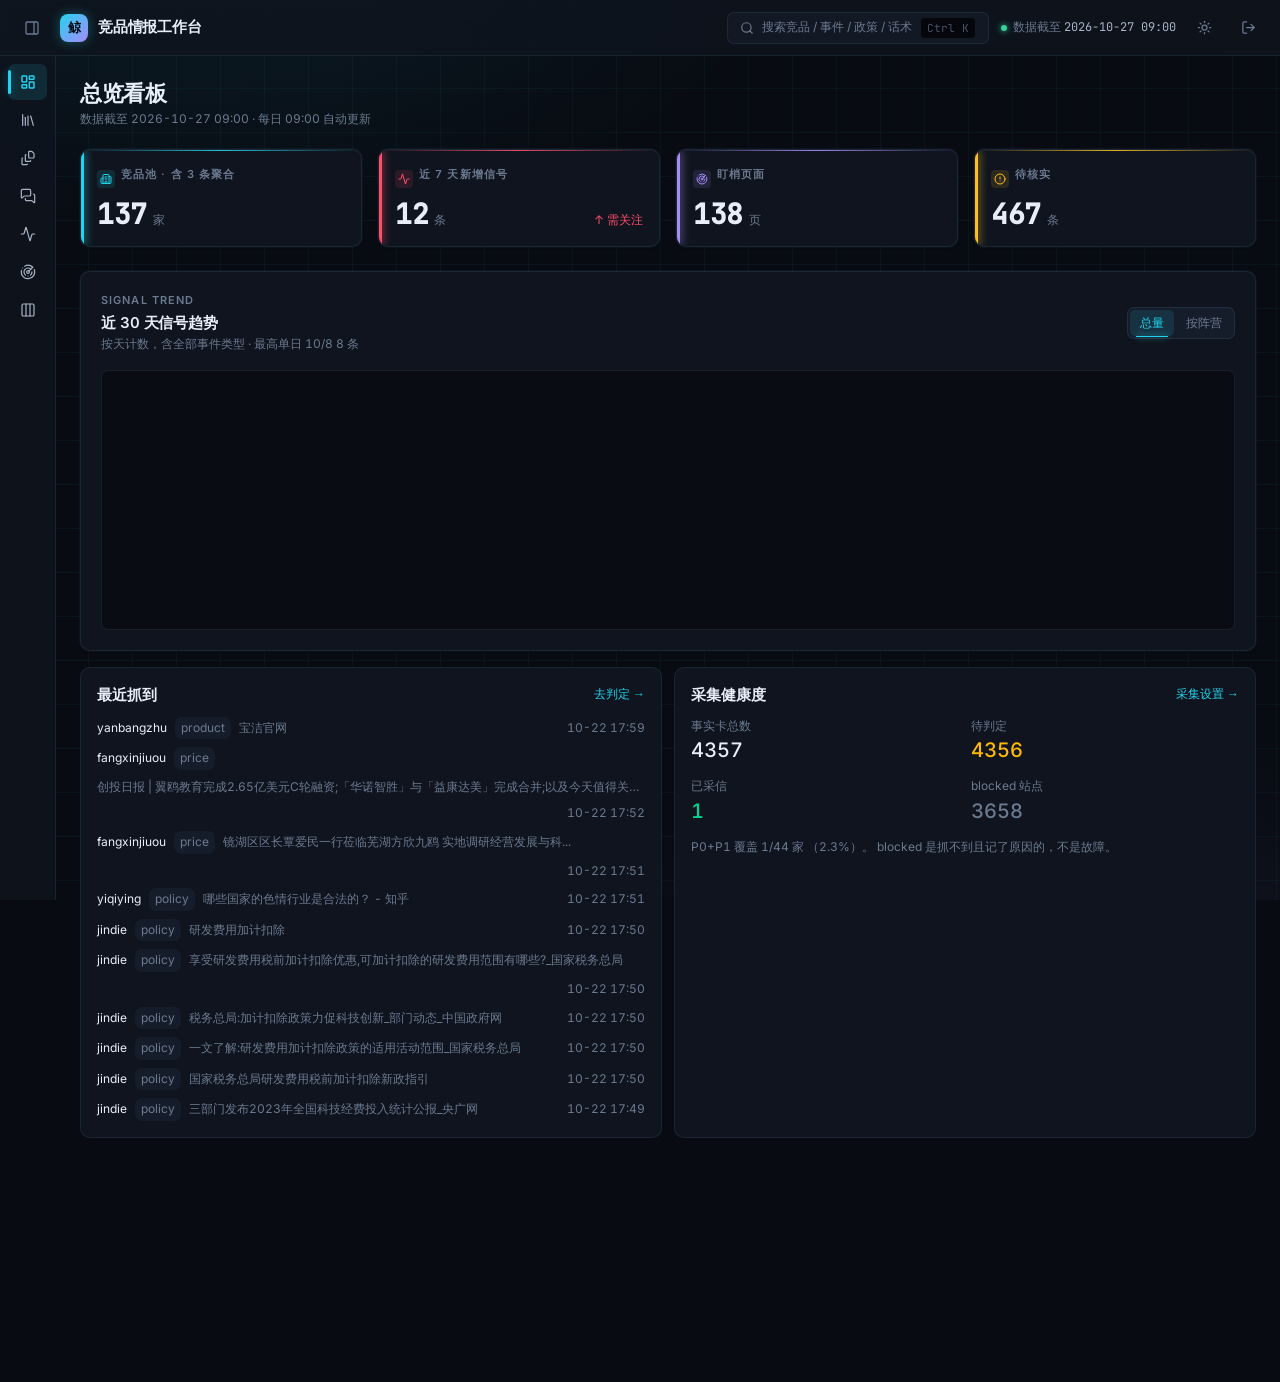
<file: workbench/index.html>
<!doctype html>
<html lang="zh-CN">
  <head>
    <meta charset="UTF-8" />
    <meta name="viewport" content="width=device-width, initial-scale=1.0" />
    <title>竞品情报工作台 · 独角鲸</title>
    <script type="module" crossorigin src="./assets/index-CfBlI6AW.js"></script>
    <link rel="stylesheet" crossorigin href="./assets/index-Cp81iv6s.css">
  </head>
  <body>
    <div id="root"></div>
  </body>
</html>
</file>
